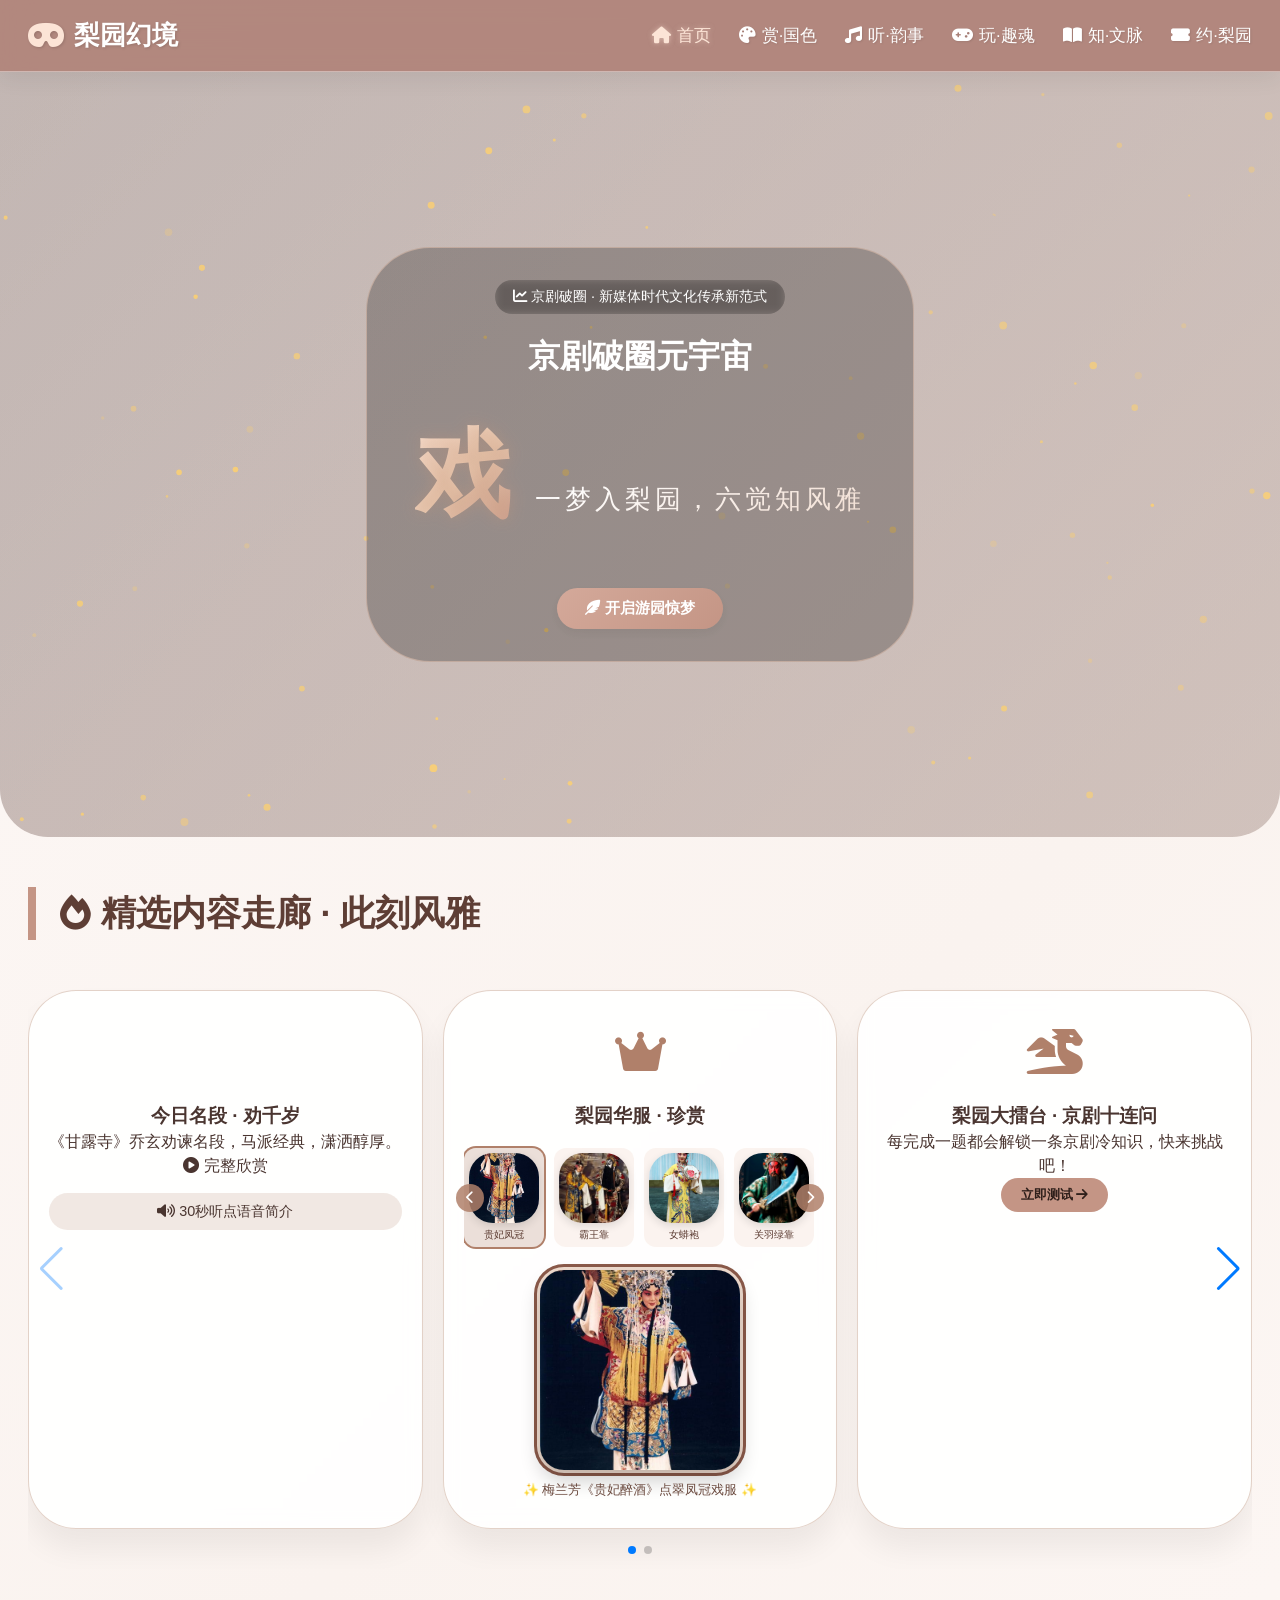
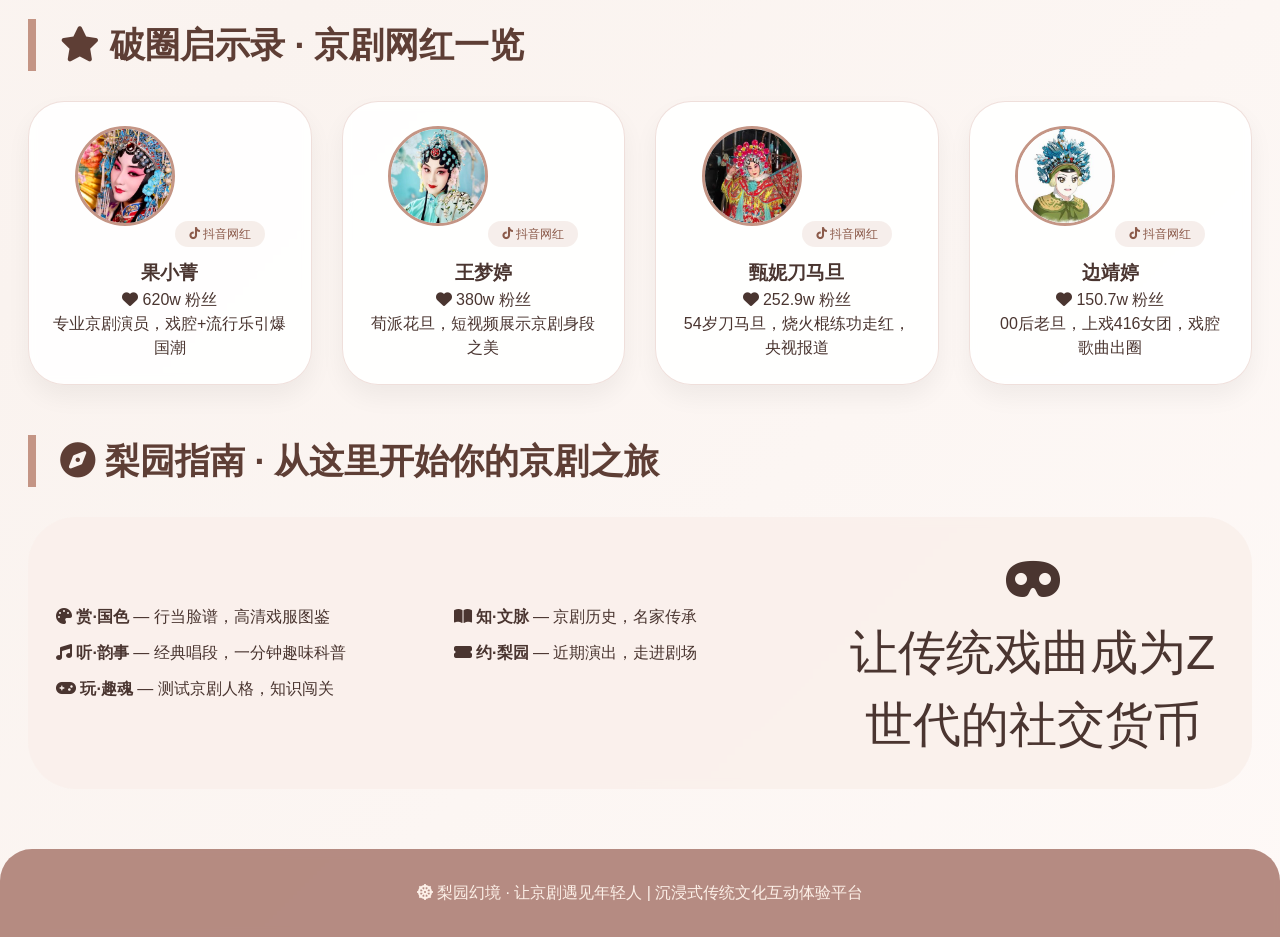
<file: index.html>
<!-- index.html - 首页（30秒听点支持点击暂停） -->
<!DOCTYPE html>
<html lang="zh-CN">
<head>
    <meta charset="UTF-8">
    <meta name="viewport" content="width=device-width, initial-scale=1.0, user-scalable=yes">
    <title>梨园幻境 · 首页 | 京剧破圈元宇宙</title>
    <link rel="stylesheet" href="https://cdnjs.cloudflare.com/ajax/libs/font-awesome/6.0.0-beta3/css/all.min.css">
    <link rel="stylesheet" href="https://cdn.jsdelivr.net/npm/swiper@11/swiper-bundle.min.css">
    <link rel="stylesheet" href="css/new_file.css">
    <script src="https://cdn.jsdelivr.net/npm/swiper@11/swiper-bundle.min.js"></script>
</head>
<body>
<div class="navbar">
    <div class="container nav-flex">
        <div class="logo"><i class="fas fa-mask"></i> 梨园幻境</div>
        <div class="nav-links">
            <a href="index.html" class="active"><i class="fas fa-home"></i> 首页</a>
            <a href="visual.html"><i class="fas fa-palette"></i> 赏·国色</a>
            <a href="audio.html"><i class="fas fa-music"></i> 听·韵事</a>
            <a href="game.html"><i class="fas fa-gamepad"></i> 玩·趣魂</a>
            <a href="knowledge.html"><i class="fas fa-book-open"></i> 知·文脉</a>
            <a href="theater.html"><i class="fas fa-ticket-alt"></i> 约·梨园</a>
        </div>
    </div>
</div>

<main>
    <!-- 主视觉Banner - 动态视频背景 -->
    <div class="hero-banner" id="heroBanner">
        <div class="video-overlay"></div>
        <div class="gold-particles" id="goldParticles"></div>
        <div class="hero-banner-content">
            <div class="hero-text-box">
                <div class="hero-badge"><i class="fas fa-chart-line"></i> 京剧破圈 · 新媒体时代文化传承新范式</div>
                <h1 class="hero-title-gradient">京剧破圈元宇宙</h1>
                <div class="dynamic-calligraphy">
                    <span class="calligraphy-char">戏</span>
                    <span class="calligraphy-sub">一梦入梨园，六觉知风雅</span>
                </div>
                <button class="btn cta-btn" id="ctaBtn"><i class="fas fa-feather-alt"></i> 开启游园惊梦</button>
            </div>
        </div>
        <video autoplay muted loop playsinline class="hero-video-bg" id="heroVideo">
            <source src="https://videos.pexels.com/video-files/3042522/3042522-uhd_2560_1440_30fps.mp4" type="video/mp4">
        </video>
    </div>

    <div class="container" id="featuredSection">
        <!-- 精选内容走廊（横向滑动 Swiper） -->
        <h2 class="section-title"><i class="fas fa-fire"></i> 精选内容走廊 · 此刻风雅</h2>
        <div class="swiper featuredSwiper">
            <div class="swiper-wrapper">
                <!-- 1. 今日名段（带完整欣赏音频） -->
                <div class="swiper-slide featured-card">
                    <div class="featured-icon"><i class="fas fa-head-side-vr"></i></div>
                    <h3>今日名段 · 劝千岁</h3>
                    <p class="aria-desc">《甘露寺》乔玄劝谏名段，马派经典，潇洒醇厚。</p>
                    
                    <!-- 完整欣赏音频播放区域 -->
                    <div class="audio-player-card" id="fullAriaPlayerCard">
                        <div class="audio-control" id="playFullAriaBtn">
                            <i class="fas fa-play-circle"></i> 完整欣赏
                        </div>
                        <div class="audio-progress-container" id="fullAudioProgressContainer" style="display: none;">
                            <div class="audio-progress-bar" id="fullAudioProgressBar"></div>
                            <div class="audio-time" id="fullAudioTime">0:00 / 0:00</div>
                        </div>
                        <audio id="fullAriaAudio" preload="metadata">
                            <source src="audio/quanjinsui.mp3" type="audio/mpeg">
                        </audio>
                    </div>
                    
                    <!-- 30秒听点语音简介 - 支持点击暂停 -->
                    <div class="voice-preview" id="voicePreviewBtn">
                        <i class="fas fa-volume-up"></i> 30秒听点语音简介
                    </div>
                </div>
                <!-- 2. 绝美戏服示意 -->
                <div class="swiper-slide featured-card">
                    <div class="featured-icon"><i class="fas fa-crown"></i></div>
                    <h3>梨园华服 · 珍赏</h3>
                    <div class="costume-slider-container">
                        <div class="costume-slider" id="costumeSlider">
                            <div class="costume-item active" data-img="img/mlfgfzj.jpg" data-modal="img/mlfgfzj.jpg" data-title="贵妃凤冠 · 点翠戏服" data-desc="✨ 梅兰芳《贵妃醉酒》点翠凤冠戏服 ✨">
                                <img class="costume-thumb" src="img/mlfgfzj.jpg" alt="贵妃凤冠">
                                <span class="costume-name">贵妃凤冠</span>
                            </div>
                            <div class="costume-item" data-img="img/bawangkao.jpg" data-modal="img/bawangkao.jpg" data-title="霸王靠 · 黑金大靠" data-desc="✨ 金少山《霸王别姬》黑金大靠，气势如虹 ✨">
                                <img class="costume-thumb" src="img/bawangkao.jpg" alt="霸王靠">
                                <span class="costume-name">霸王靠</span>
                            </div>
                            <div class="costume-item" data-img="img/nvmangpao.jpg" data-modal="img/nvmangpao.jpg" data-title="女蟒袍 · 凤穿牡丹" data-desc="✨ 梅派经典《太真外传》凤穿牡丹女蟒袍 ✨">
                                <img class="costume-thumb" src="img/nvmangpao.jpg" alt="女蟒袍">
                                <span class="costume-name">女蟒袍</span>
                            </div>
                            <div class="costume-item" data-img="img/guanyulvkao.jpg" data-modal="img/guanyulvkao.jpg" data-title="关羽绿靠 · 忠义千秋" data-desc="✨ 红脸绿靠，青龙偃月，关公戏专用 ✨">
                                <img class="costume-thumb" src="img/guanyulvkao.jpg" alt="关羽绿靠">
                                <span class="costume-name">关羽绿靠</span>
                            </div>
                            <div class="costume-item" data-img="img/lvbzijinguan.jpg" data-modal="img/lvbzijinguan.jpg" data-title="吕布紫金冠 · 雉鸡翎" data-desc="✨ 雉鸡翎紫金冠，《小宴》吕布英姿 ✨">
                                <img class="costume-thumb" src="img/lvbzijinguan.jpg" alt="吕布紫金冠">
                                <span class="costume-name">吕布紫金冠</span>
                            </div>
                            <div class="costume-item" data-img="img/yujiyulinjia.jpg" data-modal="img/yujiyulinjia.jpg" data-title="虞姬鱼鳞甲 · 剑舞" data-desc="✨ 鱼鳞甲＋如意冠，《霸王别姬》经典扮相 ✨">
                                <img class="costume-thumb" src="img/yujiyulinjia.jpg" alt="虞姬鱼鳞甲">
                                <span class="costume-name">虞姬鱼鳞甲</span>
                            </div>
                            <div class="costume-item" data-img="img/muguiyingkao.jpg" data-modal="img/muguiyingkao.jpg" data-title="穆桂英靠 · 巾帼挂帅" data-desc="✨ 女靠七星额，《穆柯寨》挂帅英姿 ✨">
                                <img class="costume-thumb" src="img/muguiyingkao.jpg" alt="穆桂英靠">
                                <span class="costume-name">穆桂英靠</span>
                            </div>
                        </div>
                        <!-- 左右滑动按钮 -->
                        <button class="slider-btn slider-prev" id="sliderPrev"><i class="fas fa-chevron-left"></i></button>
                        <button class="slider-btn slider-next" id="sliderNext"><i class="fas fa-chevron-right"></i></button>
                    </div>
                    <!-- 当前展示的大图区域（小方形展示） -->
                    <div class="current-costume-display" id="currentCostumeDisplay" onclick="openImageModal(currentModalImg, currentTitle)">
                        <img class="current-costume-img" id="currentCostumeImg" src="img/mlfgfzj.jpg" alt="贵妃凤冠">
                    </div>
                    <p id="currentCostumeDesc">✨ 梅兰芳《贵妃醉酒》点翠凤冠戏服 ✨<br></p>
                </div>
                <!-- 3. 趣味测试入口 -->
                <div class="swiper-slide featured-card">
                    <div class="featured-icon"><i class="fas fa-dragon"></i></div>
                    <h3>梨园大擂台 · 京剧十连问</h3>
                    <p>每完成一题都会解锁一条京剧冷知识，快来挑战吧！</p>
                    <button class="btn-small" onclick="location.href='game.html'">立即测试 <i class="fas fa-arrow-right"></i></button>
                </div>
                <!-- 4. 节气戏曲日历 -->
                <div class="swiper-slide featured-card">
                    <div class="featured-icon"><i class="fas fa-calendar-alt"></i></div>
                    <h3>节气戏曲日历 · 谷雨</h3>
                    <p>🌧️ 谷雨时节，推荐应景剧目《白蛇传·断桥》—— 雨丝风片，烟波画船。</p>
                    <div class="countdown-timer" id="countdownTimer">
                        距近期重点演出 <span id="daysLeft">0</span> 天
                    </div>
                    <button class="btn-small" onclick="alert('近期院线：梅兰芳大剧院《白蛇传》4月25日开演，点击约梨园购票')">查看详情</button>
                </div>
            </div>
            <div class="swiper-pagination"></div>
            <div class="swiper-button-next"></div>
            <div class="swiper-button-prev"></div>
        </div>

        <!-- 破圈启示录网红区域 -->
        <h2 class="section-title"><i class="fas fa-star"></i> 破圈启示录 · 京剧网红一览</h2>
        <div class="card-grid" id="influencerGrid"></div>
        
        <!-- 梨园指南区域 -->
        <h2 class="section-title"><i class="fas fa-compass"></i> 梨园指南 · 从这里开始你的京剧之旅</h2>
        <div class="guide-box">
            <div class="guide-content">
                <ul>
                    <li><i class="fas fa-palette"></i> <strong>赏·国色</strong> — 行当脸谱，高清戏服图鉴</li>
                    <li><i class="fas fa-music"></i> <strong>听·韵事</strong> — 经典唱段，一分钟趣味科普</li>
                    <li><i class="fas fa-gamepad"></i> <strong>玩·趣魂</strong> — 测试京剧人格，知识闯关</li>
                    <li><i class="fas fa-book-open"></i> <strong>知·文脉</strong> — 京剧历史，名家传承</li>
                    <li><i class="fas fa-ticket-alt"></i> <strong>约·梨园</strong> — 近期演出，走进剧场</li>
                </ul>
                <div class="guide-mascot"><i class="fas fa-mask"></i><p>让传统戏曲成为Z世代的社交货币</p></div>
            </div>
        </div>
    </div>
</main>
<footer><p><i class="fas fa-dharmachakra"></i> 梨园幻境 · 让京剧遇见年轻人 | 沉浸式传统文化互动体验平台</p></footer>

<script>
    // ========== 完整唱段音频播放功能 ==========
    const fullAudio = document.getElementById('fullAriaAudio');
    const playFullBtn = document.getElementById('playFullAriaBtn');
    const fullProgressContainer = document.getElementById('fullAudioProgressContainer');
    const fullProgressBar = document.getElementById('fullAudioProgressBar');
    const fullAudioTimeDisplay = document.getElementById('fullAudioTime');

    let isFullPlaying = false;

    function formatTime(seconds) {
        if (isNaN(seconds)) return '0:00';
        const mins = Math.floor(seconds / 60);
        const secs = Math.floor(seconds % 60);
        return `${mins}:${secs < 10 ? '0' + secs : secs}`;
    }

    function updateFullProgress() {
        if (fullAudio.duration && !isNaN(fullAudio.duration)) {
            const percent = (fullAudio.currentTime / fullAudio.duration) * 100;
            fullProgressBar.style.width = percent + '%';
            fullAudioTimeDisplay.textContent = `${formatTime(fullAudio.currentTime)} / ${formatTime(fullAudio.duration)}`;
        }
    }

    playFullBtn.addEventListener('click', () => {
        if (!isFullPlaying) {
            fullAudio.play();
            isFullPlaying = true;
            playFullBtn.innerHTML = '<i class="fas fa-pause-circle"></i> 暂停欣赏';
            fullProgressContainer.style.display = 'block';
        } else {
            fullAudio.pause();
            isFullPlaying = false;
            playFullBtn.innerHTML = '<i class="fas fa-play-circle"></i> 完整欣赏';
        }
    });

    fullAudio.addEventListener('timeupdate', updateFullProgress);
    fullAudio.addEventListener('ended', () => {
        isFullPlaying = false;
        playFullBtn.innerHTML = '<i class="fas fa-play-circle"></i> 完整欣赏';
        fullProgressBar.style.width = '0%';
        fullAudioTimeDisplay.textContent = '0:00 / 0:00';
        fullProgressContainer.style.display = 'none';
    });

    fullAudio.addEventListener('loadedmetadata', () => {
        fullAudioTimeDisplay.textContent = `0:00 / ${formatTime(fullAudio.duration)}`;
    });

    fullAudio.addEventListener('error', (e) => {
        console.error('完整唱段音频加载失败:', e);
        playFullBtn.innerHTML = '<i class="fas fa-exclamation-triangle"></i> 音频加载失败';
        playFullBtn.style.background = '#c2492d';
    });

    // ========== 30秒听点语音简介 - 支持点击暂停 ==========
    const voicePreviewBtn = document.getElementById('voicePreviewBtn');
    let isVoicePlaying = false;
    let voiceAudio = null;

    // 请将您的30秒听点MP3文件放在 audio 文件夹下
    const voiceAudioSrc = 'audio/30sec-voice-preview.mp3';

    voicePreviewBtn.addEventListener('click', () => {
        // 如果正在播放，则暂停
        if (isVoicePlaying && voiceAudio) {
            voiceAudio.pause();
            isVoicePlaying = false;
            voicePreviewBtn.style.opacity = '1';
            voicePreviewBtn.innerHTML = '<i class="fas fa-volume-up"></i> 30秒听点语音简介';
            return;
        }
        
        // 如果已经有音频对象但已暂停，重新播放
        if (voiceAudio && !isVoicePlaying) {
            voiceAudio.play();
            isVoicePlaying = true;
            voicePreviewBtn.style.opacity = '0.7';
            voicePreviewBtn.innerHTML = '<i class="fas fa-pause-circle"></i> 暂停播放';
            return;
        }
        
        // 创建新的音频实例并播放
        voiceAudio = new Audio(voiceAudioSrc);
        voiceAudio.play();
        isVoicePlaying = true;
        voicePreviewBtn.style.opacity = '0.7';
        voicePreviewBtn.innerHTML = '<i class="fas fa-pause-circle"></i> 暂停播放';
        
        // 播放结束后重置状态
        voiceAudio.addEventListener('ended', () => {
            isVoicePlaying = false;
            voiceAudio = null;
            voicePreviewBtn.style.opacity = '1';
            voicePreviewBtn.innerHTML = '<i class="fas fa-volume-up"></i> 30秒听点语音简介';
        });
        
        // 播放出错时的处理
        voiceAudio.addEventListener('error', (e) => {
            console.error('30秒听点音频加载失败:', e);
            alert('30秒听点音频加载失败，请检查音频文件路径是否正确');
            isVoicePlaying = false;
            voiceAudio = null;
            voicePreviewBtn.style.opacity = '1';
            voicePreviewBtn.innerHTML = '<i class="fas fa-volume-up"></i> 30秒听点语音简介';
        });
    });

        // ========== 原有功能 ==========
        const influencers = [
            { name: "果小菁", avatar: "img/guoxiaojing.jpg", followers: "620w", desc: "专业京剧演员，戏腔+流行乐引爆国潮" },
            { name: "王梦婷", avatar: "img/wangmengting.jpg", followers: "380w", desc: "荀派花旦，短视频展示京剧身段之美" },
            { name: "甄妮刀马旦", avatar: "img/zhennidaomadan.jpg", followers: "252.9w", desc: "54岁刀马旦，烧火棍练功走红，央视报道" },
            { name: "边靖婷", avatar: "img/bianjingting.jpg", followers: "150.7w", desc: "00后老旦，上戏416女团，戏腔歌曲出圈" }
        ];
        document.getElementById("influencerGrid").innerHTML = influencers.map(i => `
            <div class="card influencer-card"><div class="card-content" style="text-align:center;"><img src="${i.avatar}" class="influencer-avatar"><span class="tag"><i class="fab fa-tiktok"></i> 抖音网红</span><h3>${i.name}</h3><p><i class="fas fa-heart"></i> ${i.followers} 粉丝</p><p>${i.desc}</p></div></div>
        `).join('');

    new Swiper('.featuredSwiper', {
        slidesPerView: 1,
        spaceBetween: 20,
        pagination: { el: '.swiper-pagination', clickable: true },
        navigation: { nextEl: '.swiper-button-next', prevEl: '.swiper-button-prev' },
        breakpoints: { 640: { slidesPerView: 2 }, 1024: { slidesPerView: 3 } }
    });

    document.getElementById('ctaBtn').addEventListener('click', () => {
        document.getElementById('featuredSection').scrollIntoView({ behavior: 'smooth' });
    });

    function updateCountdown() {
        const targetDate = new Date(new Date().getFullYear(), 3, 25);
        if (targetDate < new Date()) targetDate.setFullYear(new Date().getFullYear() + 1);
        const diff = Math.ceil((targetDate - new Date()) / (1000 * 60 * 60 * 24));
        document.getElementById('daysLeft').innerText = diff >= 0 ? diff : 0;
    }
    updateCountdown();

    // 金色粒子效果
    const canvas = document.createElement('canvas');
    const particlesDiv = document.getElementById('goldParticles');
    if (particlesDiv) {
        canvas.style.position = 'absolute';
        canvas.style.top = 0;
        canvas.style.left = 0;
        canvas.style.width = '100%';
        canvas.style.height = '100%';
        canvas.style.pointerEvents = 'none';
        particlesDiv.appendChild(canvas);
        const ctx = canvas.getContext('2d');
        let particles = [];
        function resizeCanvas() {
            canvas.width = particlesDiv.clientWidth;
            canvas.height = particlesDiv.clientHeight;
        }
        window.addEventListener('resize', resizeCanvas);
        resizeCanvas();
        for (let i = 0; i < 80; i++) {
            particles.push({ x: Math.random() * canvas.width, y: Math.random() * canvas.height, radius: Math.random() * 3 + 1, alpha: Math.random() * 0.6 + 0.2, speed: 0.5 });
        }
        function drawParticles() {
            if (!ctx) return;
            ctx.clearRect(0, 0, canvas.width, canvas.height);
            particles.forEach(p => {
                ctx.beginPath();
                ctx.arc(p.x, p.y, p.radius, 0, Math.PI * 2);
                ctx.fillStyle = `rgba(245, 200, 100, ${p.alpha})`;
                ctx.fill();
                p.y -= p.speed;
                if (p.y < 0) p.y = canvas.height;
            });
            requestAnimationFrame(drawParticles);
        }
        drawParticles();
    }

    const crownHint = document.getElementById('rotateHint');
    if (crownHint) {
        crownHint.addEventListener('mousemove', (e) => {
            const rect = crownHint.getBoundingClientRect();
            const x = (e.clientX - rect.left) / rect.width - 0.5;
            const y = (e.clientY - rect.top) / rect.height - 0.5;
            const crownElem = crownHint.querySelector('.crown-3d');
            if (crownElem) crownElem.style.transform = `rotateY(${x * 30}deg) rotateX(${y * -15}deg)`;
        });
        crownHint.addEventListener('mouseleave', () => {
            const crownElem = crownHint.querySelector('.crown-3d');
            if (crownElem) crownElem.style.transform = 'rotateY(0deg) rotateX(0deg)';
        });
    }
</script>
<script src="js/new_file.js"></script>
</body>
</html>
</file>
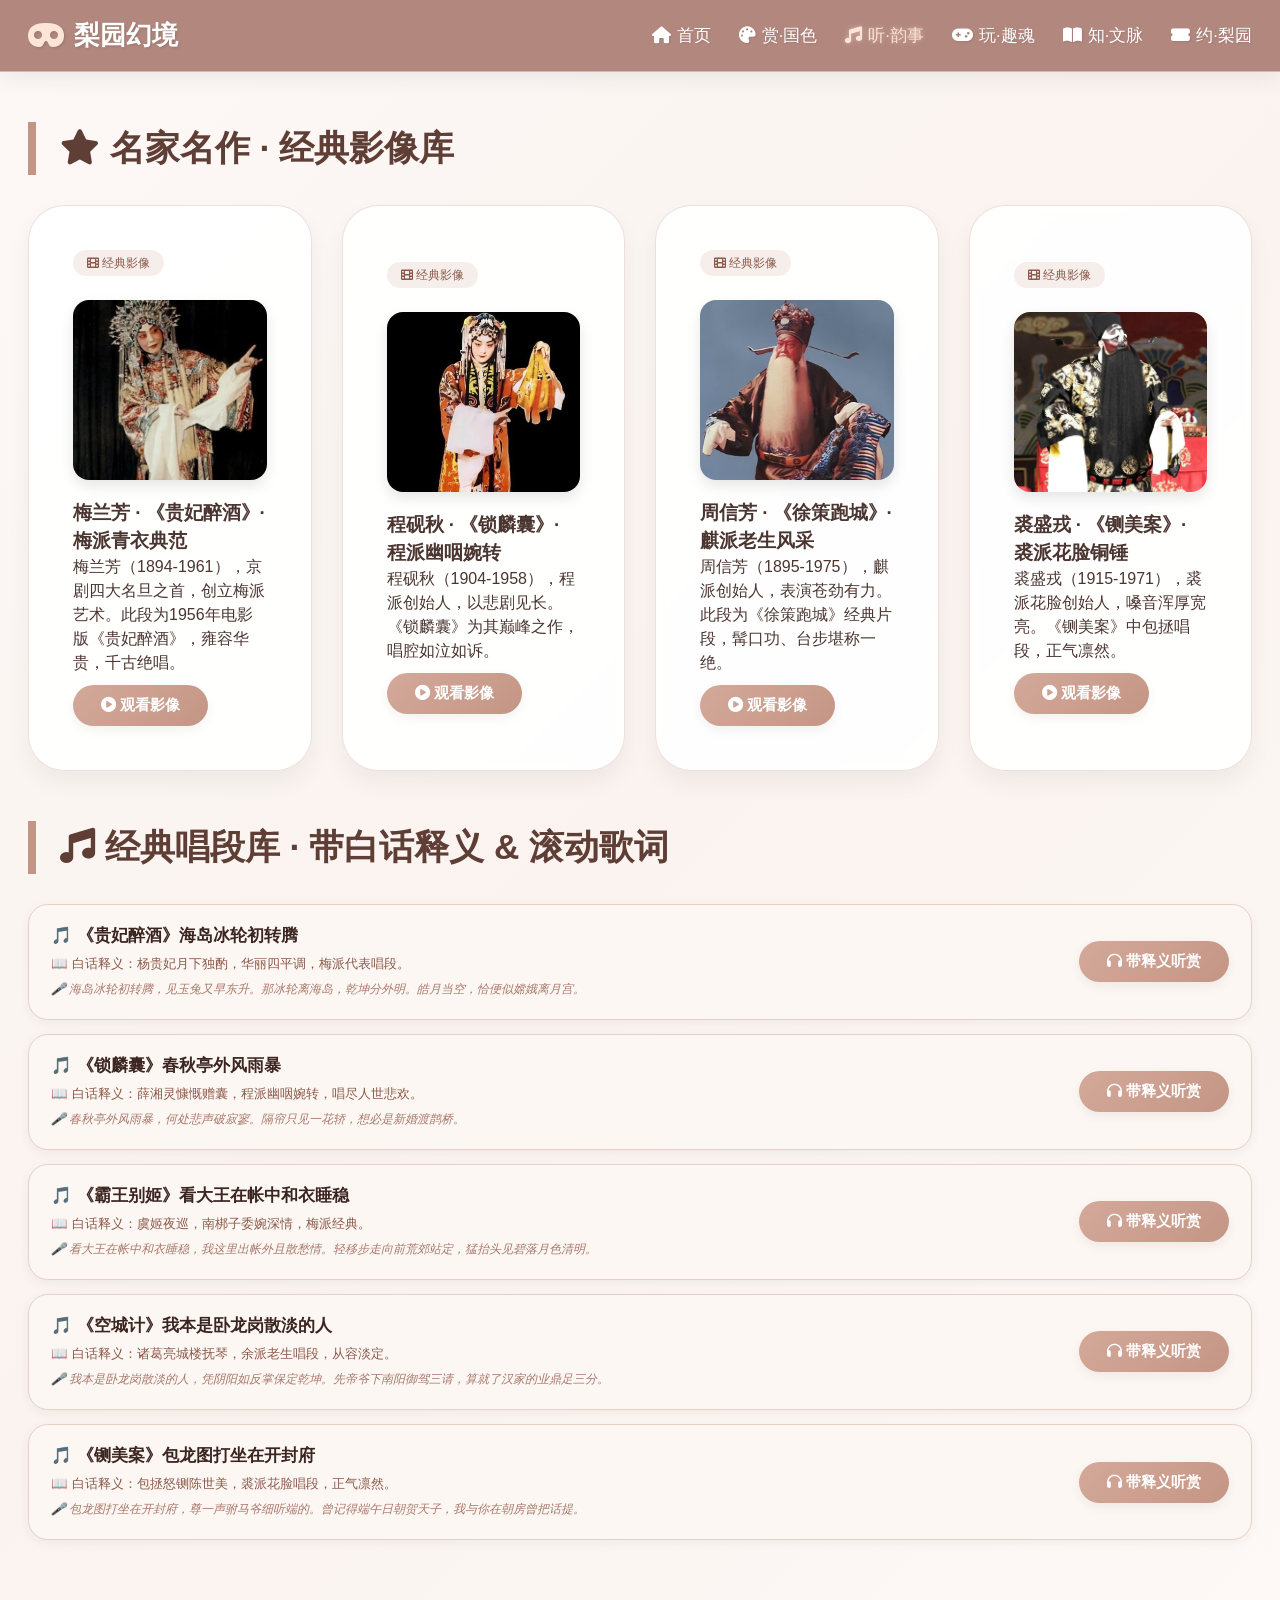
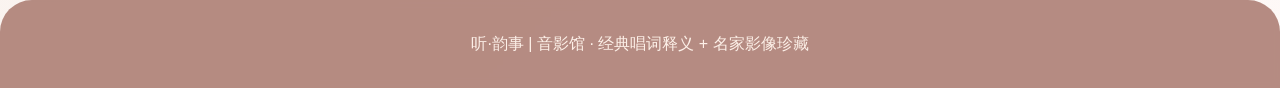
<file: audio.html>
<!DOCTYPE html>
<html lang="zh-CN">
<head>
    <meta charset="UTF-8">
    <meta name="viewport" content="width=device-width, initial-scale=1.0">
    <title>梨园幻境 · 听·韵事 | 经典唱段与名家影像</title>
    <link rel="stylesheet" href="https://cdnjs.cloudflare.com/ajax/libs/font-awesome/6.0.0-beta3/css/all.min.css">
    <link rel="stylesheet" href="css/new_file.css">
</head>
<body>
<div class="navbar">
    <div class="container nav-flex">
        <div class="logo"><i class="fas fa-mask"></i> 梨园幻境</div>
        <div class="nav-links">
            <a href="index.html"><i class="fas fa-home"></i> 首页</a>
            <a href="visual.html"><i class="fas fa-palette"></i> 赏·国色</a>
            <a href="audio.html" class="active"><i class="fas fa-music"></i> 听·韵事</a>  
            <a href="game.html"><i class="fas fa-gamepad"></i> 玩·趣魂</a>
            <a href="knowledge.html"><i class="fas fa-book-open"></i> 知·文脉</a>
            <a href="theater.html"><i class="fas fa-ticket-alt"></i> 约·梨园</a>
        </div>
    </div>
</div>

<div class="container">
    <!-- 名家名作 · 经典影像库 -->
    <h2 class="section-title"><i class="fas fa-star"></i> 名家名作 · 经典影像库</h2>
    <div class="card-grid" id="masterGrid"></div>
    
    <!-- 经典唱段库 -->
    <h2 class="section-title"><i class="fas fa-music"></i> 经典唱段库 · 带白话释义 & 滚动歌词</h2>
    <div id="ariaList"></div>
</div>

<footer><p>听·韵事 | 音影馆 · 经典唱词释义 + 名家影像珍藏</p></footer>

<script>
    // 全局音频对象，用于控制播放和停止
    let currentAudio = null;
    let currentModal = null;

    // 经典唱段库数据（添加 mp3 路径）
    const ariaLibrary = [
        { 
            name: "《贵妃醉酒》海岛冰轮初转腾", 
            meaning: "杨贵妃月下独酌，华丽四平调，梅派代表唱段。", 
            lyrics: "海岛冰轮初转腾，见玉兔又早东升。那冰轮离海岛，乾坤分外明。皓月当空，恰便似嫦娥离月宫。",
            fullLyrics: "海岛冰轮初转腾，见玉兔又早东升。那冰轮离海岛，乾坤分外明。皓月当空，恰便似嫦娥离月宫。奴似嫦娥离月宫，好一似嫦娥下九重。",
            mp3: "audio/guifeizuijiu.mp3"
        },
        { 
            name: "《锁麟囊》春秋亭外风雨暴", 
            meaning: "薛湘灵慷慨赠囊，程派幽咽婉转，唱尽人世悲欢。", 
            lyrics: "春秋亭外风雨暴，何处悲声破寂寥。隔帘只见一花轿，想必是新婚渡鹊桥。",
            fullLyrics: "春秋亭外风雨暴，何处悲声破寂寥。隔帘只见一花轿，想必是新婚渡鹊桥。吉日良辰当欢笑，为何鲛珠化泪抛？",
            mp3: "audio/suolinnang.mp3"
        },
        { 
            name: "《霸王别姬》看大王在帐中和衣睡稳", 
            meaning: "虞姬夜巡，南梆子委婉深情，梅派经典。", 
            lyrics: "看大王在帐中和衣睡稳，我这里出帐外且散愁情。轻移步走向前荒郊站定，猛抬头见碧落月色清明。",
            fullLyrics: "看大王在帐中和衣睡稳，我这里出帐外且散愁情。轻移步走向前荒郊站定，猛抬头见碧落月色清明。",
            mp3: "audio/bawangbieji.mp3"
        },
        { 
            name: "《空城计》我本是卧龙岗散淡的人", 
            meaning: "诸葛亮城楼抚琴，余派老生唱段，从容淡定。", 
            lyrics: "我本是卧龙岗散淡的人，凭阴阳如反掌保定乾坤。先帝爷下南阳御驾三请，算就了汉家的业鼎足三分。",
            fullLyrics: "我本是卧龙岗散淡的人，凭阴阳如反掌保定乾坤。先帝爷下南阳御驾三请，算就了汉家的业鼎足三分。",
            mp3: "audio/kongchengji.mp3"
        },
        { 
            name: "《铡美案》包龙图打坐在开封府", 
            meaning: "包拯怒铡陈世美，裘派花脸唱段，正气凛然。", 
            lyrics: "包龙图打坐在开封府，尊一声驸马爷细听端的。曾记得端午日朝贺天子，我与你在朝房曾把话提。",
            fullLyrics: "包龙图打坐在开封府，尊一声驸马爷细听端的。曾记得端午日朝贺天子，我与你在朝房曾把话提。",
            mp3: "audio/zhaomeian.mp3"
        }
    ];
    
    // 名家名作数据
    const masters = [
        { 
            name: "梅兰芳", 
            title: "《贵妃醉酒》· 梅派青衣典范",
            desc: "梅兰芳（1894-1961），京剧四大名旦之首，创立梅派艺术。此段为1956年电影版《贵妃醉酒》，雍容华贵，千古绝唱。",
            img: "img/meilanfang.jpg",
            videoUrl: "https://www.bilibili.com/bangumi/play/ep367859"
        },
        { 
            name: "程砚秋", 
            title: "《锁麟囊》· 程派幽咽婉转",
            desc: "程砚秋（1904-1958），程派创始人，以悲剧见长。《锁麟囊》为其巅峰之作，唱腔如泣如诉。",
            img: "img/chengyanqiu.jpg",
            videoUrl: "https://www.bilibili.com/video/BV18Y4y1z7Wb/"  
        },
        { 
            name: "周信芳", 
            title: "《徐策跑城》· 麒派老生风采",
            desc: "周信芳（1895-1975），麒派创始人，表演苍劲有力。此段为《徐策跑城》经典片段，髯口功、台步堪称一绝。",
            img: "img/zhouxinfang.jpg",
            videoUrl: "https://www.bilibili.com/video/BV1bW4y1T71e/"  
        },
        { 
            name: "裘盛戎", 
            title: "《铡美案》· 裘派花脸铜锤",
            desc: "裘盛戎（1915-1971），裘派花脸创始人，嗓音浑厚宽亮。《铡美案》中包拯唱段，正气凛然。",
            img: "img/qiushengrong.jpg",
            videoUrl: "https://www.bilibili.com/video/BV1pt411F75B/" 
        }
    ];
    
    // 停止所有播放
    function stopAllPlayback() {
        if (currentAudio) {
            currentAudio.pause();
            currentAudio = null;
        }
    }
    
    // 唱词滚动模态框（带音频播放和关闭停止功能）
    function showLyricsModal(aria) {
        // 如果已有弹窗，先关闭并停止音乐
        if (currentModal) {
            stopAllPlayback();
            currentModal.remove();
            currentModal = null;
        }
        
        // 创建弹窗
        const modal = document.createElement('div');
        modal.className = 'lyrics-modal';
        modal.innerHTML = `
            <div class="lyrics-modal-content">
                <div class="lyrics-modal-header">
                    <h3><i class="fas fa-music"></i> ${aria.name}</h3>
                    <span class="lyrics-close">&times;</span>
                </div>
                <div class="lyrics-modal-body">
                    <div class="lyrics-meaning">
                        <i class="fas fa-book-open"></i> 白话释义：${aria.meaning}
                    </div>
                    <div class="lyrics-scroll">
                        <div class="lyrics-line">${aria.fullLyrics || aria.lyrics}</div>
                    </div>
                </div>
            </div>
        `;
        document.body.appendChild(modal);
        currentModal = modal;
        
        // 创建音频对象并开始播放
        const audio = new Audio(aria.mp3);
        currentAudio = audio;
        
        audio.play().catch(err => {
            console.error('音频播放失败:', err);
        });
        
        // 音频播放结束后自动清理
        audio.addEventListener('ended', () => {
            stopAllPlayback();
            // 显示播放完成提示
            const endMsg = document.createElement('div');
            endMsg.className = 'toast-msg';
            endMsg.innerHTML = `✅ 《${aria.name}》播放完成`;
            document.body.appendChild(endMsg);
            setTimeout(() => endMsg.remove(), 2000);
        });
        
        // 关闭弹窗时停止播放并清理
        const closeBtn = modal.querySelector('.lyrics-close');
        closeBtn.onclick = () => {
            stopAllPlayback();
            modal.remove();
            currentModal = null;
        };
        
        modal.onclick = (e) => { 
            if (e.target === modal) {
                stopAllPlayback();
                modal.remove();
                currentModal = null;
            }
        };
    }
    
    // 渲染名家名作卡片
    const masterGrid = document.getElementById("masterGrid");
    if (masterGrid) {
        masterGrid.innerHTML = masters.map(m => `
            <div class="card master-card">
                <div class="card-content">
                    <span class="tag"><i class="fas fa-film"></i> 经典影像</span>
                    <img class="master-img" src="${m.img}" alt="${m.name}" onerror="this.src='https://picsum.photos/200/150?random=${m.name}'">
                    <h3>${m.name} · ${m.title}</h3>
                    <p>${m.desc}</p>
                    <button class="btn watch-btn" onclick="window.open('${m.videoUrl}', '_blank')">
                        <i class="fas fa-play-circle"></i> 观看影像
                    </button>
                </div>
            </div>
        `).join('');
    }
    
    // 渲染经典唱段列表
    const ariaDiv = document.getElementById("ariaList");
    if (ariaDiv) {
        ariaDiv.innerHTML = ariaLibrary.map((a, index) => `
            <div class="audio-player-item">
                <div class="aria-info">
                    <strong>🎵 ${a.name}</strong>
                    <br><small>📖 白话释义：${a.meaning}</small>
                    <br><span class="lyrics-preview">🎤 ${a.lyrics}</span>
                </div>
                <button class="btn playBtn" data-index="${index}">
                    <i class="fas fa-headphones"></i> 带释义听赏
                </button>
            </div>
        `).join('');
    }
    
    // 绑定播放按钮事件（直接显示弹窗并播放）
    document.querySelectorAll('.playBtn').forEach(btn => {
        btn.addEventListener('click', () => {
            const index = parseInt(btn.getAttribute('data-index'));
            const aria = ariaLibrary[index];
            if (aria) {
                showLyricsModal(aria);
            }
        });
    });
    
    // 页面关闭前清理音频
    window.addEventListener('beforeunload', () => {
        if (currentAudio) {
            currentAudio.pause();
            currentAudio = null;
        }
    });
</script>
</body>
</html>
</file>
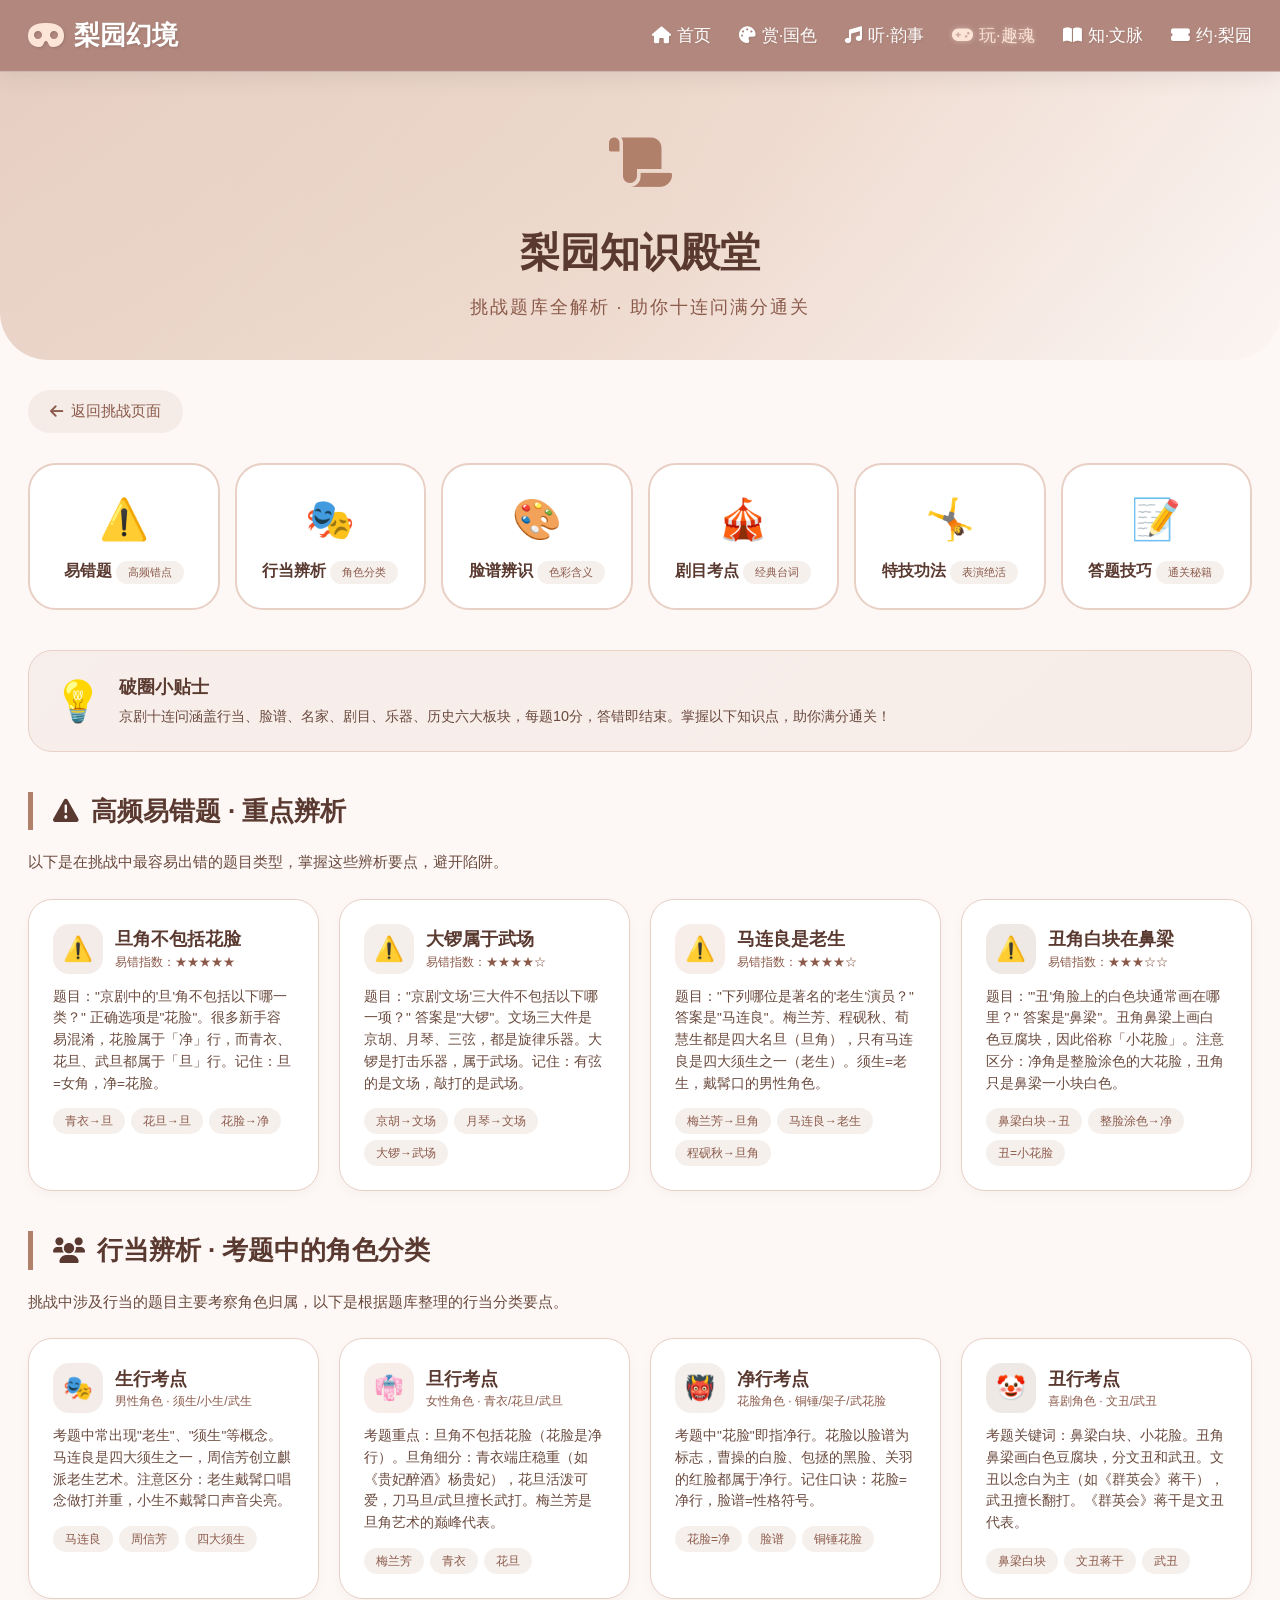
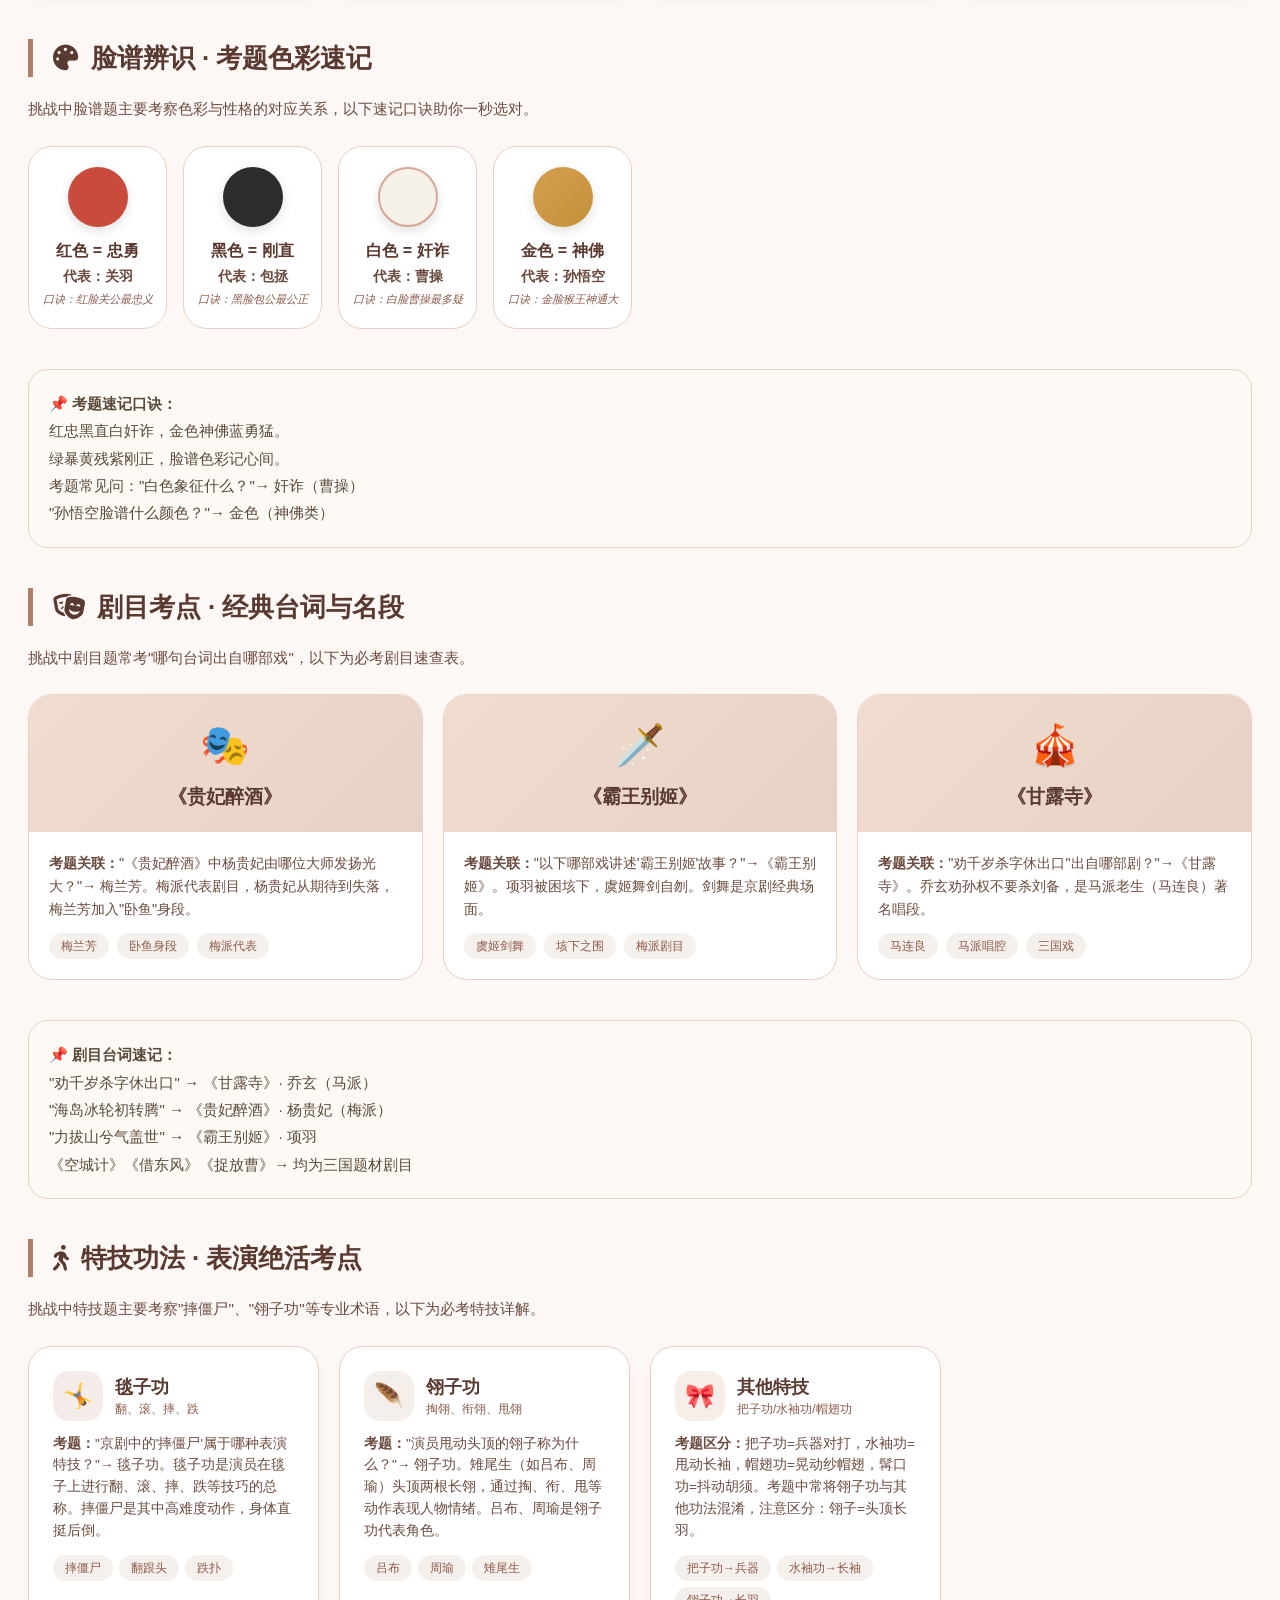
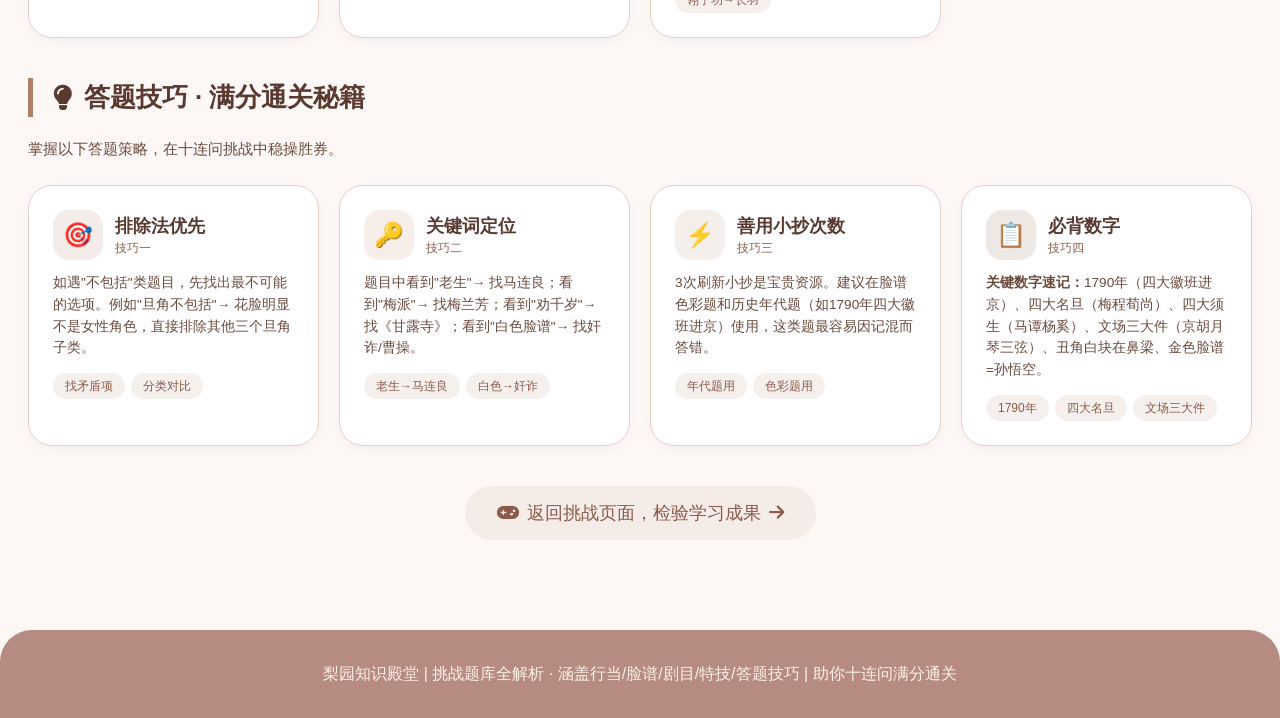
<file: game-knowledge.html>
<!DOCTYPE html>
<html lang="zh-CN">
<head>
    <meta charset="UTF-8">
    <meta name="viewport" content="width=device-width, initial-scale=1.0, user-scalable=yes">
    <title>梨园知识殿堂 · 挑战题库解析 | 梨园幻境</title>
    <link rel="stylesheet" href="https://cdnjs.cloudflare.com/ajax/libs/font-awesome/6.0.0-beta3/css/all.min.css">
    <link rel="stylesheet" href="css/new_file.css">
</head>
<body class="knowledge-page">
    <!-- ========== 导航栏 ========== -->
    <div class="navbar">
        <div class="container nav-flex">
            <div class="logo"><i class="fas fa-mask"></i> 梨园幻境</div>
            <div class="nav-links">
                <a href="index.html"><i class="fas fa-home"></i> 首页</a>
                <a href="visual.html"><i class="fas fa-palette"></i> 赏·国色</a>
                <a href="audio.html"><i class="fas fa-music"></i> 听·韵事</a>
                <a href="game.html" class="active"><i class="fas fa-gamepad"></i> 玩·趣魂</a>
                <a href="knowledge.html"><i class="fas fa-book-open"></i> 知·文脉</a>
                <a href="theater.html"><i class="fas fa-ticket-alt"></i> 约·梨园</a>
            </div>
        </div>
    </div>

    <!-- ========== 顶部横幅 ========== -->
    <div class="knowledge-banner">
        <div class="banner-content">
            <div class="banner-icon"><i class="fas fa-scroll"></i></div>
            <h1 class="banner-title">梨园知识殿堂</h1>
            <p class="banner-subtitle">挑战题库全解析 · 助你十连问满分通关</p>
        </div>
    </div>

    <div class="container">
        <!-- 返回链接 -->
        <a href="game.html" class="back-link">
            <i class="fas fa-arrow-left"></i> 返回挑战页面
        </a>

        <!-- ========== 分类导航卡片 ========== -->
        <div class="category-nav">
            <a href="#error-prone" class="category-card">
                <span class="category-icon">⚠️</span>
                <span class="category-name">易错题</span>
                <span class="category-count">高频错点</span>
            </a>
            <a href="#roles-detail" class="category-card">
                <span class="category-icon">🎭</span>
                <span class="category-name">行当辨析</span>
                <span class="category-count">角色分类</span>
            </a>
            <a href="#masks-detail" class="category-card">
                <span class="category-icon">🎨</span>
                <span class="category-name">脸谱辨识</span>
                <span class="category-count">色彩含义</span>
            </a>
            <a href="#repertoire-detail" class="category-card">
                <span class="category-icon">🎪</span>
                <span class="category-name">剧目考点</span>
                <span class="category-count">经典台词</span>
            </a>
            <a href="#technique-detail" class="category-card">
                <span class="category-icon">🤸</span>
                <span class="category-name">特技功法</span>
                <span class="category-count">表演绝活</span>
            </a>
            <a href="#exam-tips" class="category-card">
                <span class="category-icon">📝</span>
                <span class="category-name">答题技巧</span>
                <span class="category-count">通关秘籍</span>
            </a>
        </div>

        <!-- ========== 趣味知识横幅 ========== -->
        <div class="fun-fact-banner">
            <div class="fun-fact-icon">💡</div>
            <div class="fun-fact-text">
                <h4>破圈小贴士</h4>
                <p id="randomFunFact">京剧十连问涵盖行当、脸谱、名家、剧目、乐器、历史六大板块，每题10分，答错即结束。掌握以下知识点，助你满分通关！</p>
            </div>
        </div>

        <!-- ========== 易错题重点解析 ========== -->
        <h2 class="detail-section-title section-anchor" id="error-prone">
            <i class="fas fa-exclamation-triangle"></i> 高频易错题 · 重点辨析
        </h2>
        <p class="detail-section-desc">以下是在挑战中最容易出错的题目类型，掌握这些辨析要点，避开陷阱。</p>

        <div class="roles-detail-grid">
            <div class="role-detail-card">
                <div class="role-detail-header">
                    <div class="role-icon-circle sheng">⚠️</div>
                    <div>
                        <h4 class="role-detail-name">旦角不包括花脸</h4>
                        <span class="role-detail-eng">易错指数：★★★★★</span>
                    </div>
                </div>
                <p class="role-detail-desc">题目："京剧中的'旦'角不包括以下哪一类？" 正确选项是"花脸"。很多新手容易混淆，花脸属于「净」行，而青衣、花旦、武旦都属于「旦」行。记住：旦=女角，净=花脸。</p>
                <div class="subtype-tags">
                    <span class="subtype-tag">青衣→旦</span>
                    <span class="subtype-tag">花旦→旦</span>
                    <span class="subtype-tag">花脸→净</span>
                </div>
            </div>

            <div class="role-detail-card">
                <div class="role-detail-header">
                    <div class="role-icon-circle jing">⚠️</div>
                    <div>
                        <h4 class="role-detail-name">大锣属于武场</h4>
                        <span class="role-detail-eng">易错指数：★★★★☆</span>
                    </div>
                </div>
                <p class="role-detail-desc">题目："京剧'文场'三大件不包括以下哪一项？" 答案是"大锣"。文场三大件是京胡、月琴、三弦，都是旋律乐器。大锣是打击乐器，属于武场。记住：有弦的是文场，敲打的是武场。</p>
                <div class="subtype-tags">
                    <span class="subtype-tag">京胡→文场</span>
                    <span class="subtype-tag">月琴→文场</span>
                    <span class="subtype-tag">大锣→武场</span>
                </div>
            </div>

            <div class="role-detail-card">
                <div class="role-detail-header">
                    <div class="role-icon-circle dan">⚠️</div>
                    <div>
                        <h4 class="role-detail-name">马连良是老生</h4>
                        <span class="role-detail-eng">易错指数：★★★★☆</span>
                    </div>
                </div>
                <p class="role-detail-desc">题目："下列哪位是著名的'老生'演员？" 答案是"马连良"。梅兰芳、程砚秋、荀慧生都是四大名旦（旦角），只有马连良是四大须生之一（老生）。须生=老生，戴髯口的男性角色。</p>
                <div class="subtype-tags">
                    <span class="subtype-tag">梅兰芳→旦角</span>
                    <span class="subtype-tag">马连良→老生</span>
                    <span class="subtype-tag">程砚秋→旦角</span>
                </div>
            </div>

            <div class="role-detail-card">
                <div class="role-detail-header">
                    <div class="role-icon-circle chou">⚠️</div>
                    <div>
                        <h4 class="role-detail-name">丑角白块在鼻梁</h4>
                        <span class="role-detail-eng">易错指数：★★★☆☆</span>
                    </div>
                </div>
                <p class="role-detail-desc">题目："'丑'角脸上的白色块通常画在哪里？" 答案是"鼻梁"。丑角鼻梁上画白色豆腐块，因此俗称「小花脸」。注意区分：净角是整脸涂色的大花脸，丑角只是鼻梁一小块白色。</p>
                <div class="subtype-tags">
                    <span class="subtype-tag">鼻梁白块→丑</span>
                    <span class="subtype-tag">整脸涂色→净</span>
                    <span class="subtype-tag">丑=小花脸</span>
                </div>
            </div>
        </div>

        <!-- ========== 行当辨析 ========== -->
        <h2 class="detail-section-title section-anchor" id="roles-detail">
            <i class="fas fa-users"></i> 行当辨析 · 考题中的角色分类
        </h2>
        <p class="detail-section-desc">挑战中涉及行当的题目主要考察角色归属，以下是根据题库整理的行当分类要点。</p>

        <div class="roles-detail-grid">
            <div class="role-detail-card">
                <div class="role-detail-header">
                    <div class="role-icon-circle sheng">🎭</div>
                    <div>
                        <h4 class="role-detail-name">生行考点</h4>
                        <span class="role-detail-eng">男性角色 · 须生/小生/武生</span>
                    </div>
                </div>
                <p class="role-detail-desc">考题中常出现"老生"、"须生"等概念。马连良是四大须生之一，周信芳创立麒派老生艺术。注意区分：老生戴髯口唱念做打并重，小生不戴髯口声音尖亮。</p>
                <div class="subtype-tags">
                    <span class="subtype-tag">马连良</span>
                    <span class="subtype-tag">周信芳</span>
                    <span class="subtype-tag">四大须生</span>
                </div>
            </div>

            <div class="role-detail-card">
                <div class="role-detail-header">
                    <div class="role-icon-circle dan">👘</div>
                    <div>
                        <h4 class="role-detail-name">旦行考点</h4>
                        <span class="role-detail-eng">女性角色 · 青衣/花旦/武旦</span>
                    </div>
                </div>
                <p class="role-detail-desc">考题重点：旦角不包括花脸（花脸是净行）。旦角细分：青衣端庄稳重（如《贵妃醉酒》杨贵妃），花旦活泼可爱，刀马旦/武旦擅长武打。梅兰芳是旦角艺术的巅峰代表。</p>
                <div class="subtype-tags">
                    <span class="subtype-tag">梅兰芳</span>
                    <span class="subtype-tag">青衣</span>
                    <span class="subtype-tag">花旦</span>
                </div>
            </div>

            <div class="role-detail-card">
                <div class="role-detail-header">
                    <div class="role-icon-circle jing">👹</div>
                    <div>
                        <h4 class="role-detail-name">净行考点</h4>
                        <span class="role-detail-eng">花脸角色 · 铜锤/架子/武花脸</span>
                    </div>
                </div>
                <p class="role-detail-desc">考题中"花脸"即指净行。花脸以脸谱为标志，曹操的白脸、包拯的黑脸、关羽的红脸都属于净行。记住口诀：花脸=净行，脸谱=性格符号。</p>
                <div class="subtype-tags">
                    <span class="subtype-tag">花脸=净</span>
                    <span class="subtype-tag">脸谱</span>
                    <span class="subtype-tag">铜锤花脸</span>
                </div>
            </div>

            <div class="role-detail-card">
                <div class="role-detail-header">
                    <div class="role-icon-circle chou">🤡</div>
                    <div>
                        <h4 class="role-detail-name">丑行考点</h4>
                        <span class="role-detail-eng">喜剧角色 · 文丑/武丑</span>
                    </div>
                </div>
                <p class="role-detail-desc">考题关键词：鼻梁白块、小花脸。丑角鼻梁画白色豆腐块，分文丑和武丑。文丑以念白为主（如《群英会》蒋干），武丑擅长翻打。《群英会》蒋干是文丑代表。</p>
                <div class="subtype-tags">
                    <span class="subtype-tag">鼻梁白块</span>
                    <span class="subtype-tag">文丑蒋干</span>
                    <span class="subtype-tag">武丑</span>
                </div>
            </div>
        </div>

        <!-- ========== 脸谱辨识 ========== -->
        <h2 class="detail-section-title section-anchor" id="masks-detail">
            <i class="fas fa-palette"></i> 脸谱辨识 · 考题色彩速记
        </h2>
        <p class="detail-section-desc">挑战中脸谱题主要考察色彩与性格的对应关系，以下速记口诀助你一秒选对。</p>

        <div class="mask-colors-detail-grid">
            <div class="mask-color-detail-card">
                <div class="color-circle-sample red"></div>
                <div class="mask-color-name">红色 = 忠勇</div>
                <div class="mask-color-meaning">代表：关羽</div>
                <div class="mask-color-example">口诀：红脸关公最忠义</div>
            </div>
            <div class="mask-color-detail-card">
                <div class="color-circle-sample black"></div>
                <div class="mask-color-name">黑色 = 刚直</div>
                <div class="mask-color-meaning">代表：包拯</div>
                <div class="mask-color-example">口诀：黑脸包公最公正</div>
            </div>
            <div class="mask-color-detail-card">
                <div class="color-circle-sample white"></div>
                <div class="mask-color-name">白色 = 奸诈</div>
                <div class="mask-color-meaning">代表：曹操</div>
                <div class="mask-color-example">口诀：白脸曹操最多疑</div>
            </div>
            <div class="mask-color-detail-card">
                <div class="color-circle-sample gold"></div>
                <div class="mask-color-name">金色 = 神佛</div>
                <div class="mask-color-meaning">代表：孙悟空</div>
                <div class="mask-color-example">口诀：金脸猴王神通大</div>
            </div>
        </div>

        <div style="background: #fdfaf5; border-radius: 20px; padding: 20px; margin-bottom: 40px; border: 1px solid #e5d5be;">
            <p style="color: #5a4a3a; margin: 0; font-size: 0.95rem; line-height: 1.8;">
                <strong>📌 考题速记口诀：</strong><br>
                红忠黑直白奸诈，金色神佛蓝勇猛。<br>
                绿暴黄残紫刚正，脸谱色彩记心间。<br>
                考题常见问："白色象征什么？"→ 奸诈（曹操）<br>
                "孙悟空脸谱什么颜色？"→ 金色（神佛类）
            </p>
        </div>

        <!-- ========== 剧目考点 ========== -->
        <h2 class="detail-section-title section-anchor" id="repertoire-detail">
            <i class="fas fa-theater-masks"></i> 剧目考点 · 经典台词与名段
        </h2>
        <p class="detail-section-desc">挑战中剧目题常考"哪句台词出自哪部戏"，以下为必考剧目速查表。</p>

        <div class="repertoire-detail-grid">
            <div class="repertoire-detail-card">
                <div class="repertoire-card-header">
                    <div class="repertoire-card-icon">🎭</div>
                    <h4 class="repertoire-card-title">《贵妃醉酒》</h4>
                </div>
                <div class="repertoire-card-body">
                    <p class="repertoire-card-desc"><strong>考题关联：</strong>"《贵妃醉酒》中杨贵妃由哪位大师发扬光大？"→ 梅兰芳。梅派代表剧目，杨贵妃从期待到失落，梅兰芳加入"卧鱼"身段。</p>
                    <div class="repertoire-card-tags">
                        <span class="subtype-tag">梅兰芳</span>
                        <span class="subtype-tag">卧鱼身段</span>
                        <span class="subtype-tag">梅派代表</span>
                    </div>
                </div>
            </div>

            <div class="repertoire-detail-card">
                <div class="repertoire-card-header">
                    <div class="repertoire-card-icon">🗡️</div>
                    <h4 class="repertoire-card-title">《霸王别姬》</h4>
                </div>
                <div class="repertoire-card-body">
                    <p class="repertoire-card-desc"><strong>考题关联：</strong>"以下哪部戏讲述'霸王别姬'故事？"→《霸王别姬》。项羽被困垓下，虞姬舞剑自刎。剑舞是京剧经典场面。</p>
                    <div class="repertoire-card-tags">
                        <span class="subtype-tag">虞姬剑舞</span>
                        <span class="subtype-tag">垓下之围</span>
                        <span class="subtype-tag">梅派剧目</span>
                    </div>
                </div>
            </div>

            <div class="repertoire-detail-card">
                <div class="repertoire-card-header">
                    <div class="repertoire-card-icon">🎪</div>
                    <h4 class="repertoire-card-title">《甘露寺》</h4>
                </div>
                <div class="repertoire-card-body">
                    <p class="repertoire-card-desc"><strong>考题关联：</strong>"劝千岁杀字休出口"出自哪部剧？"→《甘露寺》。乔玄劝孙权不要杀刘备，是马派老生（马连良）著名唱段。</p>
                    <div class="repertoire-card-tags">
                        <span class="subtype-tag">马连良</span>
                        <span class="subtype-tag">马派唱腔</span>
                        <span class="subtype-tag">三国戏</span>
                    </div>
                </div>
            </div>
        </div>

        <div style="background: #fdfaf5; border-radius: 20px; padding: 20px; margin-bottom: 40px; border: 1px solid #e5d5be;">
            <p style="color: #5a4a3a; margin: 0; font-size: 0.95rem; line-height: 1.8;">
                <strong>📌 剧目台词速记：</strong><br>
                "劝千岁杀字休出口" → 《甘露寺》· 乔玄（马派）<br>
                "海岛冰轮初转腾" → 《贵妃醉酒》· 杨贵妃（梅派）<br>
                "力拔山兮气盖世" → 《霸王别姬》· 项羽<br>
                《空城计》《借东风》《捉放曹》→ 均为三国题材剧目
            </p>
        </div>

        <!-- ========== 特技功法 ========== -->
        <h2 class="detail-section-title section-anchor" id="technique-detail">
            <i class="fas fa-person-walking"></i> 特技功法 · 表演绝活考点
        </h2>
        <p class="detail-section-desc">挑战中特技题主要考察"摔僵尸"、"翎子功"等专业术语，以下为必考特技详解。</p>

        <div class="roles-detail-grid">
            <div class="role-detail-card">
                <div class="role-detail-header">
                    <div class="role-icon-circle sheng">🤸</div>
                    <div>
                        <h4 class="role-detail-name">毯子功</h4>
                        <span class="role-detail-eng">翻、滚、摔、跌</span>
                    </div>
                </div>
                <p class="role-detail-desc"><strong>考题：</strong>"京剧中的'摔僵尸'属于哪种表演特技？"→ 毯子功。毯子功是演员在毯子上进行翻、滚、摔、跌等技巧的总称。摔僵尸是其中高难度动作，身体直挺后倒。</p>
                <div class="subtype-tags">
                    <span class="subtype-tag">摔僵尸</span>
                    <span class="subtype-tag">翻跟头</span>
                    <span class="subtype-tag">跌扑</span>
                </div>
            </div>

            <div class="role-detail-card">
                <div class="role-detail-header">
                    <div class="role-icon-circle jing">🪶</div>
                    <div>
                        <h4 class="role-detail-name">翎子功</h4>
                        <span class="role-detail-eng">掏翎、衔翎、甩翎</span>
                    </div>
                </div>
                <p class="role-detail-desc"><strong>考题：</strong>"演员甩动头顶的翎子称为什么？"→ 翎子功。雉尾生（如吕布、周瑜）头顶两根长翎，通过掏、衔、甩等动作表现人物情绪。吕布、周瑜是翎子功代表角色。</p>
                <div class="subtype-tags">
                    <span class="subtype-tag">吕布</span>
                    <span class="subtype-tag">周瑜</span>
                    <span class="subtype-tag">雉尾生</span>
                </div>
            </div>

            <div class="role-detail-card">
                <div class="role-detail-header">
                    <div class="role-icon-circle dan">🎀</div>
                    <div>
                        <h4 class="role-detail-name">其他特技</h4>
                        <span class="role-detail-eng">把子功/水袖功/帽翅功</span>
                    </div>
                </div>
                <p class="role-detail-desc"><strong>考题区分：</strong>把子功=兵器对打，水袖功=甩动长袖，帽翅功=晃动纱帽翅，髯口功=抖动胡须。考题中常将翎子功与其他功法混淆，注意区分：翎子=头顶长羽。</p>
                <div class="subtype-tags">
                    <span class="subtype-tag">把子功→兵器</span>
                    <span class="subtype-tag">水袖功→长袖</span>
                    <span class="subtype-tag">翎子功→长羽</span>
                </div>
            </div>
        </div>

        <!-- ========== 答题技巧 ========== -->
        <h2 class="detail-section-title section-anchor" id="exam-tips">
            <i class="fas fa-lightbulb"></i> 答题技巧 · 满分通关秘籍
        </h2>
        <p class="detail-section-desc">掌握以下答题策略，在十连问挑战中稳操胜券。</p>

        <div class="roles-detail-grid">
            <div class="role-detail-card">
                <div class="role-detail-header">
                    <div class="role-icon-circle sheng">🎯</div>
                    <div>
                        <h4 class="role-detail-name">排除法优先</h4>
                        <span class="role-detail-eng">技巧一</span>
                    </div>
                </div>
                <p class="role-detail-desc">如遇"不包括"类题目，先找出最不可能的选项。例如"旦角不包括"→ 花脸明显不是女性角色，直接排除其他三个旦角子类。</p>
                <div class="subtype-tags">
                    <span class="subtype-tag">找矛盾项</span>
                    <span class="subtype-tag">分类对比</span>
                </div>
            </div>

            <div class="role-detail-card">
                <div class="role-detail-header">
                    <div class="role-icon-circle dan">🔑</div>
                    <div>
                        <h4 class="role-detail-name">关键词定位</h4>
                        <span class="role-detail-eng">技巧二</span>
                    </div>
                </div>
                <p class="role-detail-desc">题目中看到"老生"→ 找马连良；看到"梅派"→ 找梅兰芳；看到"劝千岁"→ 找《甘露寺》；看到"白色脸谱"→ 找奸诈/曹操。</p>
                <div class="subtype-tags">
                    <span class="subtype-tag">老生→马连良</span>
                    <span class="subtype-tag">白色→奸诈</span>
                </div>
            </div>

            <div class="role-detail-card">
                <div class="role-detail-header">
                    <div class="role-icon-circle jing">⚡</div>
                    <div>
                        <h4 class="role-detail-name">善用小抄次数</h4>
                        <span class="role-detail-eng">技巧三</span>
                    </div>
                </div>
                <p class="role-detail-desc">3次刷新小抄是宝贵资源。建议在脸谱色彩题和历史年代题（如1790年四大徽班进京）使用，这类题最容易因记混而答错。</p>
                <div class="subtype-tags">
                    <span class="subtype-tag">年代题用</span>
                    <span class="subtype-tag">色彩题用</span>
                </div>
            </div>

            <div class="role-detail-card">
                <div class="role-detail-header">
                    <div class="role-icon-circle chou">📋</div>
                    <div>
                        <h4 class="role-detail-name">必背数字</h4>
                        <span class="role-detail-eng">技巧四</span>
                    </div>
                </div>
                <p class="role-detail-desc"><strong>关键数字速记：</strong>1790年（四大徽班进京）、四大名旦（梅程荀尚）、四大须生（马谭杨奚）、文场三大件（京胡月琴三弦）、丑角白块在鼻梁、金色脸谱=孙悟空。</p>
                <div class="subtype-tags">
                    <span class="subtype-tag">1790年</span>
                    <span class="subtype-tag">四大名旦</span>
                    <span class="subtype-tag">文场三大件</span>
                </div>
            </div>
        </div>

        <!-- 底部返回按钮 -->
        <div style="text-align: center; margin: 40px 0;">
            <a href="game.html" class="back-link" style="font-size: 1.1rem; padding: 14px 32px;">
                <i class="fas fa-gamepad"></i> 返回挑战页面，检验学习成果
                <i class="fas fa-arrow-right"></i>
            </a>
        </div>
    </div>

    <footer>
        <p>梨园知识殿堂 | 挑战题库全解析 · 涵盖行当/脸谱/剧目/特技/答题技巧 | 助你十连问满分通关</p>
    </footer>

    <!-- 随机趣味知识切换 -->
    <script>
        const funFacts = [
            "💡 京剧十连问涵盖行当、脸谱、名家、剧目、乐器、历史六大板块，每题10分，答错即结束。掌握本页知识点，助你满分通关！",
            "🎯 高频易错：旦角不包括花脸！花脸属于「净」行。青衣、花旦、武旦才是旦角子类。",
            "🎨 脸谱速记：红忠（关羽）、黑直（包拯）、白奸（曹操）、金神（孙悟空）。",
            "🎪 台词溯源：「劝千岁杀字休出口」出自《甘露寺》，马连良的经典唱段。",
            "🥁 乐器辨析：文场三大件=京胡+月琴+三弦；武场核心=板鼓。大锣属于武场！"
        ];
        
        let currentFactIndex = 0;
        const factElement = document.getElementById('randomFunFact');
        
        function rotateFunFact() {
            currentFactIndex = (currentFactIndex + 1) % funFacts.length;
            factElement.textContent = funFacts[currentFactIndex];
        }
        
        // 每8秒切换一条趣味知识
        setInterval(rotateFunFact, 8000);
    </script>
</body>
</html>
</file>
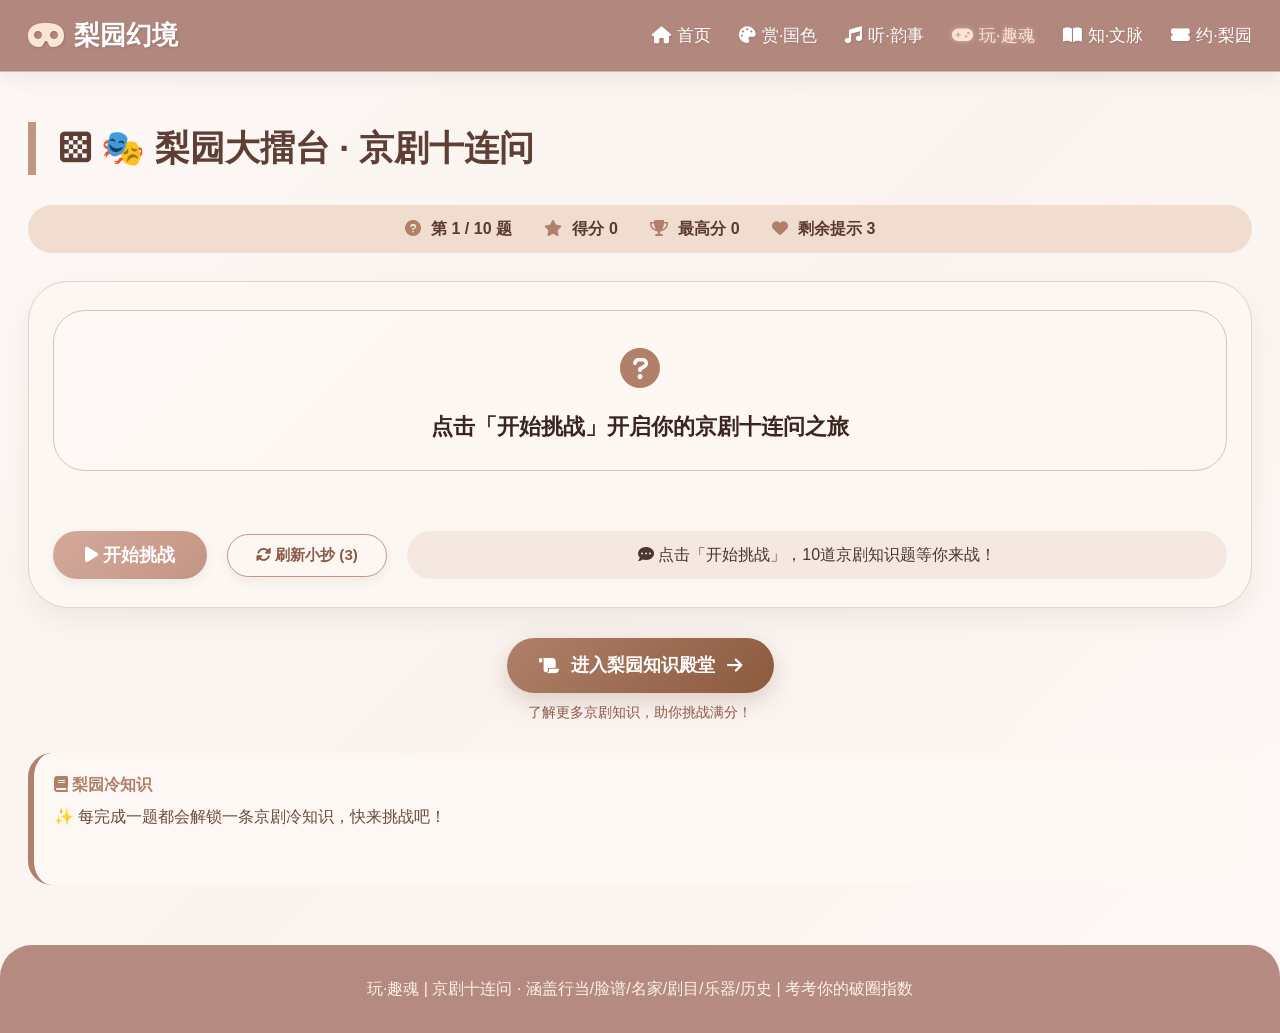
<file: game.html>
<!DOCTYPE html>
<html lang="zh-CN">
<head>
    <meta charset="UTF-8">
    <meta name="viewport" content="width=device-width, initial-scale=1.0, maximum-scale=1.0, user-scalable=no, viewport-fit=cover">
    <title>梨园幻境 · 玩·趣魂 | 京剧十连问 · 破圈挑战赛</title>
    <link rel="stylesheet" href="https://cdnjs.cloudflare.com/ajax/libs/font-awesome/6.0.0-beta3/css/all.min.css">
    <link rel="stylesheet" href="css/new_file.css">
    <style>
        /* 内嵌样式确保游戏正常运行 */
        #startBtn, #refreshHintBtn {
            cursor: pointer !important;
            pointer-events: auto !important;
            position: relative !important;
            z-index: 100 !important;
            display: inline-block !important;
            opacity: 1 !important;
            visibility: visible !important;
        }
        
        #startBtn:active, #refreshHintBtn:active {
            transform: scale(0.98) !important;
        }
        
        .costume-option {
            cursor: pointer !important;
            pointer-events: auto !important;
            user-select: none !important;
        }
        
        .game-feedback {
            min-height: 40px;
        }
        
        #hintBadge {
            transition: opacity 0.3s ease;
        }
    </style>
</head>
<body>
<div class="navbar">
    <div class="container nav-flex">
        <div class="logo"><i class="fas fa-mask"></i> 梨园幻境</div>
        <div class="nav-links">
            <a href="index.html"><i class="fas fa-home"></i> 首页</a>
            <a href="visual.html"><i class="fas fa-palette"></i> 赏·国色</a>
            <a href="audio.html"><i class="fas fa-music"></i> 听·韵事</a> 
            <a href="game.html" class="active"><i class="fas fa-gamepad"></i> 玩·趣魂</a>
            <a href="knowledge.html"><i class="fas fa-book-open"></i> 知·文脉</a>
            <a href="theater.html"><i class="fas fa-ticket-alt"></i> 约·梨园</a>
        </div>
    </div>
</div>

<div class="container">
    <div class="game-header">
        <h2 class="section-title"><i class="fas fa-chess-board"></i> 🎭 梨园大擂台 · 京剧十连问</h2>
        <div class="game-score-board">
            <span><i class="fas fa-question-circle"></i> 第 <span id="currentQNum">1</span> / <span id="totalQNum">10</span> 题</span>
            <span><i class="fas fa-star"></i> 得分 <span id="scoreCount">0</span></span>
            <span><i class="fas fa-trophy"></i> 最高分 <span id="highScoreSpan">0</span></span>
            <span><i class="fas fa-heart"></i> 剩余提示 <span id="hintLeftSpan">3</span></span>
        </div>
    </div>

    <div class="game-main-box">
        <div class="question-area" id="questionArea">
            <div class="question-icon"><i class="fas fa-question-circle"></i></div>
            <div class="question-text" id="questionText">点击「开始挑战」开启你的京剧十连问之旅</div>
            <div class="hint-badge" id="hintBadge" style="display: none;">
                <i class="fas fa-lightbulb"></i> 💡 戏箱小抄：<span id="hintText"></span>
            </div>
        </div>

        <div class="options-area" id="optionsArea"></div>

        <div class="game-controls">
            <button id="startBtn" class="btn btn-lg" type="button"><i class="fas fa-play"></i> 开始挑战</button>
            <button id="refreshHintBtn" class="btn btn-outline" type="button" disabled><i class="fas fa-sync-alt"></i> 刷新小抄 (<span id="hintLeftInner">3</span>)</button>
            <div class="game-feedback" id="gameFeedback">
                <i class="fas fa-comment-dots"></i> 点击开始，10道京剧知识题等你来战！
            </div>
        </div>

        <div class="achievement-area" id="achievementArea" style="display: none;">
            <div class="achievement-card">
                <i class="fas fa-crown"></i>
                <span id="achievementText"></span>
            </div>
        </div>
    </div>

    <div style="text-align: center; margin: 30px 0 10px;">
        <a href="game-knowledge.html" style="display: inline-flex; align-items: center; gap: 12px; background: linear-gradient(135deg, #b0806a, #8b5a3e); color: white; border: none; padding: 14px 32px; border-radius: 50px; font-size: 1.1rem; font-weight: 600; cursor: pointer; text-decoration: none; transition: all 0.3s ease; box-shadow: 0 8px 24px rgba(139, 90, 60, 0.25);">
            <i class="fas fa-scroll"></i>
            进入梨园知识殿堂
            <i class="fas fa-arrow-right"></i>
        </a>
        <p style="font-size: 0.85rem; color: #8b5a4a; margin-top: 10px;">了解更多京剧知识，助你挑战满分！</p>
    </div>

    <div class="knowledge-tips">
        <h4><i class="fas fa-book"></i> 梨园冷知识</h4>
        <p id="funFact">✨ 每完成一题都会解锁一条京剧冷知识，快来挑战吧！</p>
    </div>
</div>

<footer><p>玩·趣魂 | 京剧十连问 · 涵盖行当/脸谱/名家/剧目/乐器/历史 | 考考你的破圈指数</p></footer>

<script>
(function() {
    // 使用IIFE避免变量污染
    
    // ========== 题库 ==========
    var masterQuestionBank = [
        { question: '京剧中的"旦"角不包括以下哪一类？', options: ["青衣", "花旦", "武旦", "花脸"], correct: "花脸", hint: '花脸属于"净"行，不是旦角。', funFact: "旦角分为青衣、花旦、刀马旦、武旦、老旦等。" },
        { question: '下列哪位是著名的"老生"演员？', options: ["梅兰芳", "程砚秋", "马连良", "荀慧生"], correct: "马连良", hint: "马连良是四大须生之一，老生名家。", funFact: "四大须生：马连良、谭富英、杨宝森、奚啸伯。" },
        { question: '"丑"角脸上的白色块通常画在哪里？', options: ["额头", "鼻梁", "脸颊", "下巴"], correct: "鼻梁", hint: '丑角鼻梁上画白色豆腐块，俗称"小花脸"。', funFact: "丑角分文丑和武丑，文丑如《群英会》蒋干。" },
        { question: "京剧脸谱中，白色通常象征什么性格？", options: ["忠勇", "刚直", "奸诈", "神秘"], correct: "奸诈", hint: "白脸代表奸诈多疑，如曹操、严嵩。", funFact: "红脸忠勇（关羽）、黑脸刚直（包拯）、白脸奸诈（曹操）。" },
        { question: "《闹天宫》中孙悟空的脸谱主色调是？", options: ["红色", "黄色", "白色", "金色"], correct: "金色", hint: "孙悟空脸谱为金色，代表神佛/猴王。", funFact: "金色脸谱多用于神怪角色，如二郎神、孙悟空。" },
        { question: "《贵妃醉酒》中杨贵妃由哪位京剧大师发扬光大？", options: ["程砚秋", "荀慧生", "梅兰芳", "尚小云"], correct: "梅兰芳", hint: "梅兰芳的《贵妃醉酒》是梅派代表剧目。", funFact: '梅兰芳在剧中加入了"卧鱼"等高难度身段。' },
        { question: '"劝千岁杀字休出口"出自哪部经典剧目？', options: ["《空城计》", "《甘露寺》", "《借东风》", "《捉放曹》"], correct: "《甘露寺》", hint: "这是乔玄劝孙权不要杀刘备的著名唱段。", funFact: '这段"劝千岁"是马派老生代表唱腔。' },
        { question: '以下哪部戏讲述的是"霸王别姬"的故事？', options: ["《长坂坡》", "《霸王别姬》", "《宇宙锋》", "《锁麟囊》"], correct: "《霸王别姬》", hint: "项羽被困垓下，虞姬自刎。", funFact: "《霸王别姬》中虞姬的剑舞是经典场面。" },
        { question: '被誉为"京剧艺术大师"、"梅派"创始人的是？', options: ["程砚秋", "梅兰芳", "周信芳", "马连良"], correct: "梅兰芳", hint: "梅兰芳是四大名旦之首。", funFact: "梅兰芳曾赴美演出，将京剧推向世界。" },
        { question: '"麒派"老生艺术是由哪位大师创立的？', options: ["梅兰芳", "程砚秋", "周信芳", "荀慧生"], correct: "周信芳", hint: '周信芳艺名"麒麟童"，创立麒派。', funFact: "麒派表演苍劲有力，擅演《徐策跑城》。" },
        { question: '京剧乐队中，被称为"武场"灵魂的打击乐器是？', options: ["京胡", "月琴", "板鼓", "铙钹"], correct: "板鼓", hint: "板鼓由鼓师指挥，控制全场节奏。", funFact: "武场乐器包括板鼓、大锣、铙钹、小锣。" },
        { question: '京剧"文场"三大件不包括以下哪一项？', options: ["京胡", "月琴", "三弦", "大锣"], correct: "大锣", hint: "大锣属于武场乐器。", funFact: "文场三大件：京胡、月琴、三弦。" },
        { question: "京剧形成于哪个朝代？", options: ["唐代", "宋代", "明代", "清代"], correct: "清代", hint: "乾隆年间四大徽班进京，逐渐形成京剧。", funFact: "京剧至今已有200多年历史。" },
        { question: "四大徽班进京发生在哪一年左右？", options: ["1790年", "1840年", "1900年", "1911年"], correct: "1790年", hint: "乾隆五十五年，为皇帝祝寿进京。", funFact: "四大徽班：三庆、四喜、和春、春台。" },
        { question: '京剧中的"摔僵尸"属于哪种表演特技？', options: ["毯子功", "把子功", "水袖功", "翎子功"], correct: "毯子功", hint: "摔僵尸是毯子功中的高难度技巧。", funFact: "毯子功包括翻、滚、摔、跌等技巧。" },
        { question: "京剧表演中，演员甩动头顶的翎子称为什么？", options: ["翎子功", "帽翅功", "水袖功", "髯口功"], correct: "翎子功", hint: "翎子功多用于吕布、周瑜等角色。", funFact: "翎子功有掏翎、衔翎、甩翎等技巧。" }
    ];

    // ========== 游戏状态 ==========
    var currentQuestions = [];
    var currentIndex = 0;
    var score = 0;
    var highScore = 0;
    var hintLeft = 3;
    var gameActive = false;
    var answered = false;
    var currentQuestionObj = null;
    var canRefreshHint = true;

    // ========== DOM元素 ==========
    var questionText = document.getElementById('questionText');
    var optionsArea = document.getElementById('optionsArea');
    var startBtn = document.getElementById('startBtn');
    var refreshHintBtn = document.getElementById('refreshHintBtn');
    var gameFeedback = document.getElementById('gameFeedback');
    var currentQNumSpan = document.getElementById('currentQNum');
    var totalQNumSpan = document.getElementById('totalQNum');
    var scoreCountSpan = document.getElementById('scoreCount');
    var highScoreSpan = document.getElementById('highScoreSpan');
    var hintLeftSpan = document.getElementById('hintLeftSpan');
    var hintLeftInner = document.getElementById('hintLeftInner');
    var hintBadge = document.getElementById('hintBadge');
    var hintTextSpan = document.getElementById('hintText');
    var achievementArea = document.getElementById('achievementArea');
    var achievementTextSpan = document.getElementById('achievementText');
    var funFactP = document.getElementById('funFact');

    // ========== 函数 ==========
    function loadHighScore() {
        var saved = localStorage.getItem('operaQuizHighScore');
        if (saved) highScore = parseInt(saved) || 0;
        highScoreSpan.innerText = highScore;
    }

    function saveHighScore() {
        if (score > highScore) {
            highScore = score;
            highScoreSpan.innerText = highScore;
            localStorage.setItem('operaQuizHighScore', highScore);
        }
    }

    function selectRandomQuestions() {
        var shuffled = masterQuestionBank.slice();
        for (var i = shuffled.length - 1; i > 0; i--) {
            var j = Math.floor(Math.random() * (i + 1));
            var temp = shuffled[i];
            shuffled[i] = shuffled[j];
            shuffled[j] = temp;
        }
        return shuffled.slice(0, 10);
    }

    function refreshHint() {
        if (!gameActive || answered) {
            gameFeedback.innerHTML = '<i class="fas fa-info-circle"></i> 请在答题前使用小抄~';
            gameFeedback.className = 'game-feedback';
            return;
        }
        if (hintLeft <= 0) {
            gameFeedback.innerHTML = '<i class="fas fa-exclamation-triangle"></i> 小抄次数已用完！';
            gameFeedback.className = 'game-feedback';
            return;
        }
        if (!canRefreshHint) return;
        
        canRefreshHint = false;
        hintLeft--;
        hintLeftSpan.innerText = hintLeft;
        hintLeftInner.innerText = hintLeft;
        
        if (currentQuestionObj && currentQuestionObj.hint) {
            hintTextSpan.innerText = currentQuestionObj.hint;
            hintBadge.style.display = 'block';
            gameFeedback.innerHTML = '<i class="fas fa-lightbulb"></i> 戏箱小抄已刷新！快看提示~';
            gameFeedback.className = 'game-feedback';
            
            setTimeout(function() {
                if (hintBadge.style.display === 'block') {
                    hintBadge.style.display = 'none';
                }
            }, 4000);
        }
        
        setTimeout(function() {
            canRefreshHint = true;
        }, 1000);
        
        if (hintLeft <= 0) {
            refreshHintBtn.disabled = true;
        }
    }

    function displayCurrentQuestion() {
        if (!gameActive || currentIndex >= currentQuestions.length) return;
        
        currentQuestionObj = currentQuestions[currentIndex];
        questionText.innerHTML = '<i class="fas fa-feather-alt"></i> ' + currentQuestionObj.question;
        
        var opts = currentQuestionObj.options.slice();
        for (var i = opts.length - 1; i > 0; i--) {
            var j = Math.floor(Math.random() * (i + 1));
            var temp = opts[i];
            opts[i] = opts[j];
            opts[j] = temp;
        }
        
        optionsArea.innerHTML = '';
        for (var k = 0; k < opts.length; k++) {
            (function(opt) {
                var optionCard = document.createElement('div');
                optionCard.className = 'costume-option';
                optionCard.style.cursor = 'pointer';
                optionCard.style.pointerEvents = 'auto';
                optionCard.innerHTML = '<div class="option-emoji">' + getOptionEmoji(opt) + '</div><div class="option-text">' + opt + '</div>';
                optionCard.onclick = function() {
                    if (!gameActive || answered) return;
                    checkAnswer(opt);
                };
                optionsArea.appendChild(optionCard);
            })(opts[k]);
        }
        
        answered = false;
        currentQNumSpan.innerText = currentIndex + 1;
        totalQNumSpan.innerText = currentQuestions.length;
        scoreCountSpan.innerText = score;
        hintBadge.style.display = 'none';
        refreshHintBtn.disabled = (hintLeft <= 0);
    }
    
    function getOptionEmoji(opt) {
        if (opt.indexOf('梅兰芳') > -1) return '🎭';
        if (opt.indexOf('脸谱') > -1 || opt.indexOf('红脸') > -1) return '🎨';
        if (opt.indexOf('大锣') > -1) return '🥁';
        if (opt.indexOf('1790') > -1) return '📅';
        return '🎭';
    }

    function checkAnswer(selected) {
        if (!gameActive || answered) return;
        answered = true;
        
        var isCorrect = (selected === currentQuestionObj.correct);
        
        if (isCorrect) {
            score += 10;
            scoreCountSpan.innerText = score;
            saveHighScore();
            
            gameFeedback.innerHTML = '<i class="fas fa-check-circle"></i> ✅ 漂亮！' + currentQuestionObj.correct + ' 是正确的！ +10分';
            gameFeedback.className = 'game-feedback correct-feedback';
            funFactP.innerHTML = '<i class="fas fa-lightbulb"></i> ✨ 冷知识：' + currentQuestionObj.funFact;
            highlightOption(currentQuestionObj.correct, true);
            
            setTimeout(function() {
                if (gameActive) {
                    currentIndex++;
                    if (currentIndex < currentQuestions.length) {
                        displayCurrentQuestion();
                    } else {
                        gameComplete();
                    }
                }
            }, 1000);
        } else {
            gameFeedback.innerHTML = '<i class="fas fa-times-circle"></i> ❌ 很遗憾！正确答案是：' + currentQuestionObj.correct + '。' + currentQuestionObj.hint;
            gameFeedback.className = 'game-feedback wrong-feedback';
            highlightOption(selected, false);
            highlightOption(currentQuestionObj.correct, true);
            funFactP.innerHTML = '<i class="fas fa-book"></i> 📖 小贴士：' + currentQuestionObj.hint;
            
            setTimeout(function() {
                if (gameActive) {
                    gameOver();
                }
            }, 2000);
        }
        
        refreshHintBtn.disabled = true;
    }
    
    function highlightOption(optionText, isCorrect) {
        var options = document.querySelectorAll('.costume-option');
        for (var i = 0; i < options.length; i++) {
            var optText = options[i].querySelector('.option-text');
            if (optText && optText.innerText === optionText) {
                if (isCorrect) {
                    options[i].classList.add('correct-answer');
                } else {
                    options[i].classList.add('wrong-answer');
                }
                setTimeout(function(el) {
                    el.classList.remove('correct-answer', 'wrong-answer');
                }, 1000, options[i]);
                break;
            }
        }
    }
    
    function gameComplete() {
        gameActive = false;
        startBtn.innerText = '再来一局';
        refreshHintBtn.disabled = true;
        
        var totalScore = score;
        var message = '';
        if (totalScore === 100) {
            message = '🏆 满分破圈大神！京剧十级学者！🏆';
            showAchievement('🎉 满分通关！京剧破圈王者！ 🎉');
        } else if (totalScore >= 70) {
            message = '🌟 京剧达人！再进一步就是大师啦！ 🌟';
            showAchievement('✨ 京剧达人 · 破圈成功 ✨');
        } else {
            message = '📚 再学学京剧知识，下次一定全对！ 💪';
            showAchievement('💪 继续努力，梨园之路还很长~');
        }
        
        gameFeedback.innerHTML = '<i class="fas fa-flag-checkered"></i> 闯关结束！最终得分：' + totalScore + '/100。' + message;
        gameFeedback.className = 'game-feedback';
        saveHighScore();
    }
    
    function gameOver() {
        gameActive = false;
        startBtn.innerText = '再来一局';
        refreshHintBtn.disabled = true;
        
        gameFeedback.innerHTML = '<i class="fas fa-skull-crosswalk"></i> 挑战失败！最终得分：' + score + '/100。点击「再来一局」重新挑战！';
        gameFeedback.className = 'game-feedback wrong-feedback';
        showAchievement('😢 差一点点，再来一局吧！');
        saveHighScore();
    }
    
    function showAchievement(msg) {
        achievementTextSpan.innerText = msg;
        achievementArea.style.display = 'block';
        setTimeout(function() {
            achievementArea.style.display = 'none';
        }, 3000);
    }
    
    function startNewGame() {
        currentQuestions = selectRandomQuestions();
        currentIndex = 0;
        score = 0;
        hintLeft = 3;
        gameActive = true;
        answered = false;
        
        scoreCountSpan.innerText = '0';
        hintLeftSpan.innerText = '3';
        hintLeftInner.innerText = '3';
        currentQNumSpan.innerText = '1';
        totalQNumSpan.innerText = '10';
        startBtn.innerText = '挑战中...';
        
        refreshHintBtn.disabled = false;
        gameFeedback.innerHTML = '<i class="fas fa-play"></i> 游戏开始！共10题，每题10分，答错即结束。可使用3次「刷新小抄」！';
        gameFeedback.className = 'game-feedback';
        funFactP.innerHTML = '✨ 每完成一题都会解锁一条京剧冷知识，快来挑战吧！';
        hintBadge.style.display = 'none';
        achievementArea.style.display = 'none';
        
        displayCurrentQuestion();
    }

    // ========== 初始化 ==========
    function init() {
        loadHighScore();
        totalQNumSpan.innerText = '10';
        
        // 使用 onclick 属性直接绑定
        startBtn.onclick = function(e) {
            e.preventDefault();
            if (gameActive) {
                if (confirm('当前游戏进行中，重新开始会丢失进度，确定吗？')) {
                    startNewGame();
                }
            } else {
                startNewGame();
            }
        };
        
        refreshHintBtn.onclick = function(e) {
            e.preventDefault();
            refreshHint();
        };
        
        gameFeedback.innerHTML = '<i class="fas fa-comment-dots"></i> 点击「开始挑战」，10道京剧知识题等你来战！';
    }
    
    // 页面加载完成后初始化
    if (document.readyState === 'loading') {
        document.addEventListener('DOMContentLoaded', init);
    } else {
        init();
    }
})();
</script>
</body>
</html>
</file>
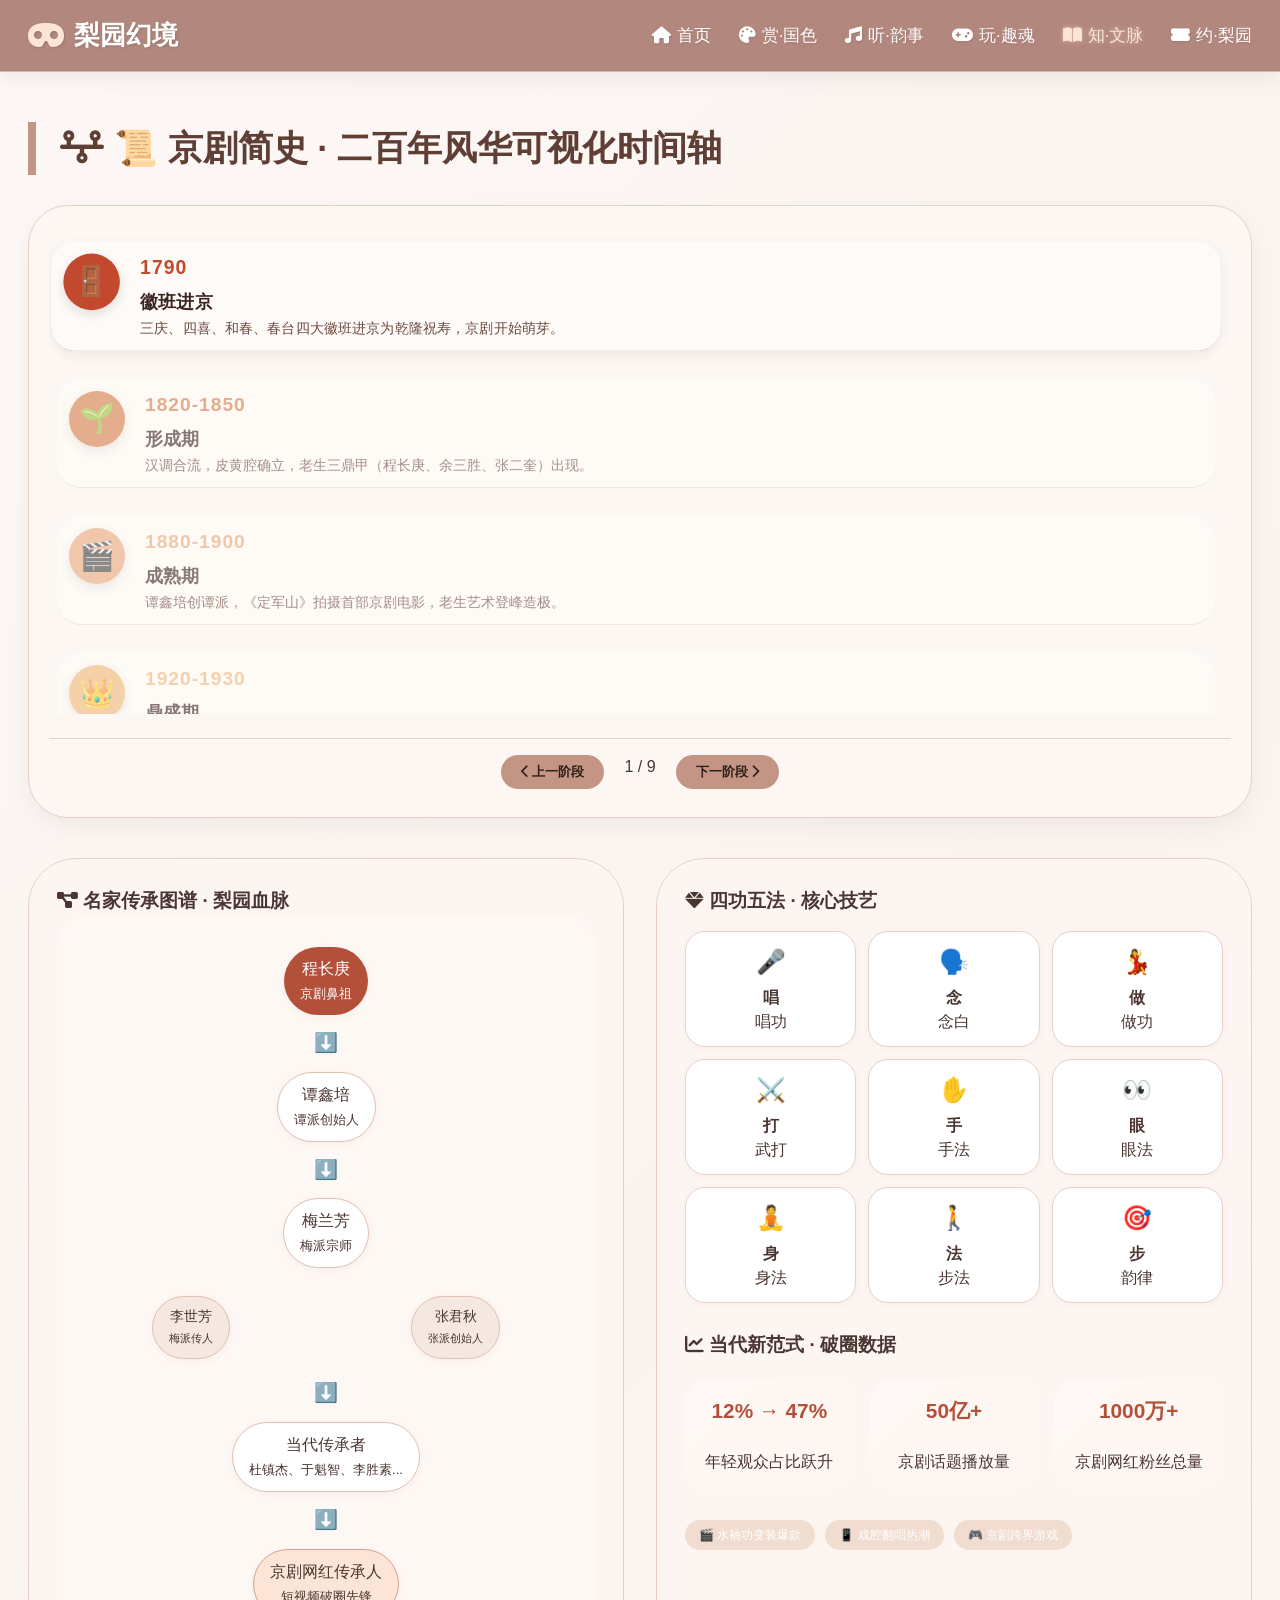
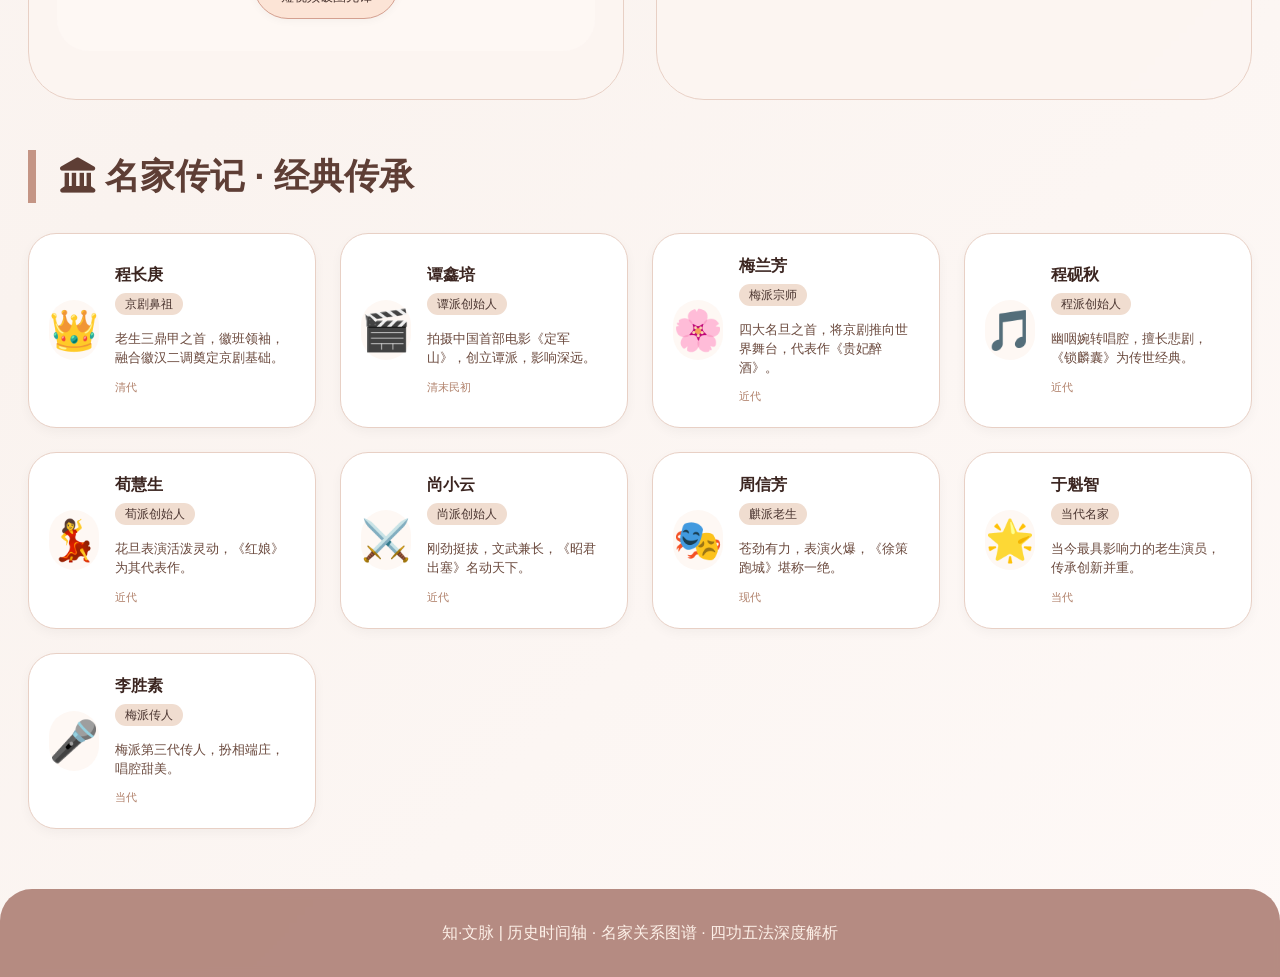
<file: knowledge.html>
<!DOCTYPE html>
<html lang="zh-CN">
<head>
    <meta charset="UTF-8">
    <meta name="viewport" content="width=device-width, initial-scale=1.0">
    <title>梨园幻境 · 知·文脉 | 京剧历史与名家图谱</title>
    <link rel="stylesheet" href="https://cdnjs.cloudflare.com/ajax/libs/font-awesome/6.0.0-beta3/css/all.min.css">
    <link rel="stylesheet" href="css/new_file.css">
</head>
<body>
<div class="navbar">
    <div class="container nav-flex">
        <div class="logo"><i class="fas fa-mask"></i> 梨园幻境</div>
        <div class="nav-links">
            <a href="index.html"><i class="fas fa-home"></i> 首页</a>
            <a href="visual.html"><i class="fas fa-palette"></i> 赏·国色</a>
            <a href="audio.html"><i class="fas fa-music"></i> 听·韵事</a> 
            <a href="game.html"><i class="fas fa-gamepad"></i> 玩·趣魂</a>
            <a href="knowledge.html" class="active"><i class="fas fa-book-open"></i> 知·文脉</a>
            <a href="theater.html"><i class="fas fa-ticket-alt"></i> 约·梨园</a>
        </div>
    </div>
</div>

<div class="container">
    <!-- 京剧简史 · 可视化时间轴（丰富版） -->
    <h2 class="section-title"><i class="fas fa-timeline"></i> 📜 京剧简史 · 二百年风华可视化时间轴</h2>
    <div class="timeline-container">
        <div class="timeline-progress" id="timelineProgress"></div>
        <div class="timeline-items" id="timeline"></div>
        <div class="timeline-controls">
            <button id="timelinePrevBtn" class="btn-small"><i class="fas fa-chevron-left"></i> 上一阶段</button>
            <span id="timelineIndicator">1 / 9</span>
            <button id="timelineNextBtn" class="btn-small">下一阶段 <i class="fas fa-chevron-right"></i></button>
        </div>
    </div>

    <div class="two-col">
        <!-- 名家传承图谱（增强版） -->
        <div class="col">
            <h3><i class="fas fa-project-diagram"></i> 名家传承图谱 · 梨园血脉</h3>
            <div class="genealogy-tree">
                <div class="tree-node root">程长庚<br><small>京剧鼻祖</small></div>
                <div class="tree-arrow">⬇️</div>
                <div class="tree-node">谭鑫培<br><small>谭派创始人</small></div>
                <div class="tree-arrow">⬇️</div>
                <div class="tree-node">梅兰芳<br><small>梅派宗师</small></div>
                <div class="tree-branch">
                    <div class="tree-node child">李世芳<br><small>梅派传人</small></div>
                    <div class="tree-node child">张君秋<br><small>张派创始人</small></div>
                </div>
                <div class="tree-arrow">⬇️</div>
                <div class="tree-node">当代传承者<br><small>杜镇杰、于魁智、李胜素...</small></div>
                <div class="tree-arrow">⬇️</div>
                <div class="tree-node highlight">京剧网红传承人<br><small>短视频破圈先锋</small></div>
            </div>
        </div>
        
        <!-- 四功五法 + 当代破圈数据 -->
        <div class="col">
            <h3><i class="fas fa-gem"></i> 四功五法 · 核心技艺</h3>
            <div class="skills-grid">
                <div class="skill-card"><span class="skill-icon">🎤</span><strong>唱</strong><br>唱功</div>
                <div class="skill-card"><span class="skill-icon">🗣️</span><strong>念</strong><br>念白</div>
                <div class="skill-card"><span class="skill-icon">💃</span><strong>做</strong><br>做功</div>
                <div class="skill-card"><span class="skill-icon">⚔️</span><strong>打</strong><br>武打</div>
                <div class="skill-card"><span class="skill-icon">✋</span><strong>手</strong><br>手法</div>
                <div class="skill-card"><span class="skill-icon">👀</span><strong>眼</strong><br>眼法</div>
                <div class="skill-card"><span class="skill-icon">🧘</span><strong>身</strong><br>身法</div>
                <div class="skill-card"><span class="skill-icon">🚶</span><strong>法</strong><br>步法</div>
                <div class="skill-card"><span class="skill-icon">🎯</span><strong>步</strong><br>韵律</div>
            </div>
            
            <h3 style="margin-top: 28px;"><i class="fas fa-chart-line"></i> 当代新范式 · 破圈数据</h3>
            <div class="data-stats">
                <div class="stat-item"><span class="stat-number">12% → 47%</span><br>年轻观众占比跃升</div>
                <div class="stat-item"><span class="stat-number">50亿+</span><br>京剧话题播放量</div>
                <div class="stat-item"><span class="stat-number">1000万+</span><br>京剧网红粉丝总量</div>
            </div>
            <div class="badge-list">
                <span class="badge">🎬 水袖功变装爆款</span>
                <span class="badge">📱 戏腔翻唱热潮</span>
                <span class="badge">🎮 京剧跨界游戏</span>
            </div>
        </div>
    </div>

    <!-- 名家传记 · 经典传承（增强版） -->
    <h2 class="section-title"><i class="fas fa-landmark"></i> 名家传记 · 经典传承</h2>
    <div class="masters-grid" id="mastersGrid"></div>
</div>

<footer><p>知·文脉 | 历史时间轴 · 名家关系图谱 · 四功五法深度解析</p></footer>

<script>
    // ---------- 丰富的时间轴数据（9个关键节点） ----------
    const timelineEvents = [
        { year: "1790", title: "徽班进京", desc: "三庆、四喜、和春、春台四大徽班进京为乾隆祝寿，京剧开始萌芽。", icon: "🚪", color: "#c2492d" },
        { year: "1820-1850", title: "形成期", desc: "汉调合流，皮黄腔确立，老生三鼎甲（程长庚、余三胜、张二奎）出现。", icon: "🌱", color: "#d47c4a" },
        { year: "1880-1900", title: "成熟期", desc: "谭鑫培创谭派，《定军山》拍摄首部京剧电影，老生艺术登峰造极。", icon: "🎬", color: "#e8a87c" },
        { year: "1920-1930", title: "鼎盛期", desc: "四大名旦（梅兰芳、程砚秋、荀慧生、尚小云）争奇斗艳，京剧走向世界。", icon: "👑", color: "#f0b87a" },
        { year: "1949-1960", title: "改革期", desc: "新中国戏曲改革，成立中国京剧院，京剧现代化探索。", icon: "🏛️", color: "#a8c4a0" },
        { year: "1970-1980", title: "样板戏时期", desc: "《红灯记》《智取威虎山》等作品留下特殊时代印记。", icon: "🎭", color: "#8ba8c4" },
        { year: "1990-2000", title: "传承与保护", desc: "京剧被列入非遗，各大流派传承人培养计划启动。", icon: "📜", color: "#b88a9e" },
        { year: "2010-2019", title: "新媒体萌芽", desc: "短视频平台出现，部分京剧演员开始尝试线上传播。", icon: "📱", color: "#c27e5c" },
        { year: "2020至今", title: "破圈爆发期", desc: "京剧网红现象爆发，年轻观众占比从12%跃升至47%，话题播放量超50亿。", icon: "🚀", color: "#d4a373" }
    ];

    // 名家数据
    const mastersData = [
        { name: "程长庚", title: "京剧鼻祖", desc: "老生三鼎甲之首，徽班领袖，融合徽汉二调奠定京剧基础。", era: "清代", icon: "👑" },
        { name: "谭鑫培", title: "谭派创始人", desc: "拍摄中国首部电影《定军山》，创立谭派，影响深远。", era: "清末民初", icon: "🎬" },
        { name: "梅兰芳", title: "梅派宗师", desc: "四大名旦之首，将京剧推向世界舞台，代表作《贵妃醉酒》。", era: "近代", icon: "🌸" },
        { name: "程砚秋", title: "程派创始人", desc: "幽咽婉转唱腔，擅长悲剧，《锁麟囊》为传世经典。", era: "近代", icon: "🎵" },
        { name: "荀慧生", title: "荀派创始人", desc: "花旦表演活泼灵动，《红娘》为其代表作。", era: "近代", icon: "💃" },
        { name: "尚小云", title: "尚派创始人", desc: "刚劲挺拔，文武兼长，《昭君出塞》名动天下。", era: "近代", icon: "⚔️" },
        { name: "周信芳", title: "麒派老生", desc: "苍劲有力，表演火爆，《徐策跑城》堪称一绝。", era: "现代", icon: "🎭" },
        { name: "于魁智", title: "当代名家", desc: "当今最具影响力的老生演员，传承创新并重。", era: "当代", icon: "🌟" },
        { name: "李胜素", title: "梅派传人", desc: "梅派第三代传人，扮相端庄，唱腔甜美。", era: "当代", icon: "🎤" }
    ];

    // 渲染时间轴（竖线风格）
    function renderTimeline() {
        const timelineDiv = document.getElementById("timeline");
        if (!timelineDiv) return;
        
        timelineDiv.innerHTML = timelineEvents.map((ev, idx) => `
            <div class="timeline-item" data-index="${idx}">
                <div class="timeline-dot" style="background: ${ev.color};">
                    <span class="timeline-icon">${ev.icon}</span>
                </div>
                <div class="timeline-content">
                    <div class="timeline-year" style="color: ${ev.color};">${ev.year}</div>
                    <div class="timeline-title">${ev.title}</div>
                    <div class="timeline-desc">${ev.desc}</div>
                </div>
            </div>
        `).join('');
    }

    // 时间轴滑动控制（轮播效果）
    let currentTimelineIndex = 0;
    function updateTimelineView(index) {
        const items = document.querySelectorAll('.timeline-item');
        if (!items.length) return;
        index = Math.max(0, Math.min(index, items.length - 1));
        currentTimelineIndex = index;
        items.forEach((item, i) => {
            if (i === index) {
                item.classList.add('active');
                item.scrollIntoView({ behavior: 'smooth', block: 'center' });
            } else {
                item.classList.remove('active');
            }
        });
        const indicator = document.getElementById('timelineIndicator');
        if (indicator) indicator.innerText = `${index + 1} / ${items.length}`;
        
        // 更新进度条
        const progress = document.getElementById('timelineProgress');
        if (progress) {
            const percent = ((index) / (items.length - 1)) * 100;
            progress.style.width = `${percent}%`;
        }
    }

    // 渲染名家网格
    function renderMasters() {
        const mastersGrid = document.getElementById("mastersGrid");
        if (!mastersGrid) return;
        mastersGrid.innerHTML = mastersData.map(m => `
            <div class="master-card">
                <div class="master-icon">${m.icon}</div>
                <div class="master-info">
                    <h4>${m.name}</h4>
                    <span class="master-title">${m.title}</span>
                    <p>${m.desc}</p>
                    <span class="master-era">${m.era}</span>
                </div>
            </div>
        `).join('');
    }

    // 页面初始化
    function init() {
        renderTimeline();
        renderMasters();
        
        // 时间轴控件绑定
        const prevBtn = document.getElementById('timelinePrevBtn');
        const nextBtn = document.getElementById('timelineNextBtn');
        if (prevBtn) prevBtn.addEventListener('click', () => updateTimelineView(currentTimelineIndex - 1));
        if (nextBtn) nextBtn.addEventListener('click', () => updateTimelineView(currentTimelineIndex + 1));
        
        // 默认激活第一个节点
        updateTimelineView(0);
    }

    init();
</script>
</body>
</html>
</file>
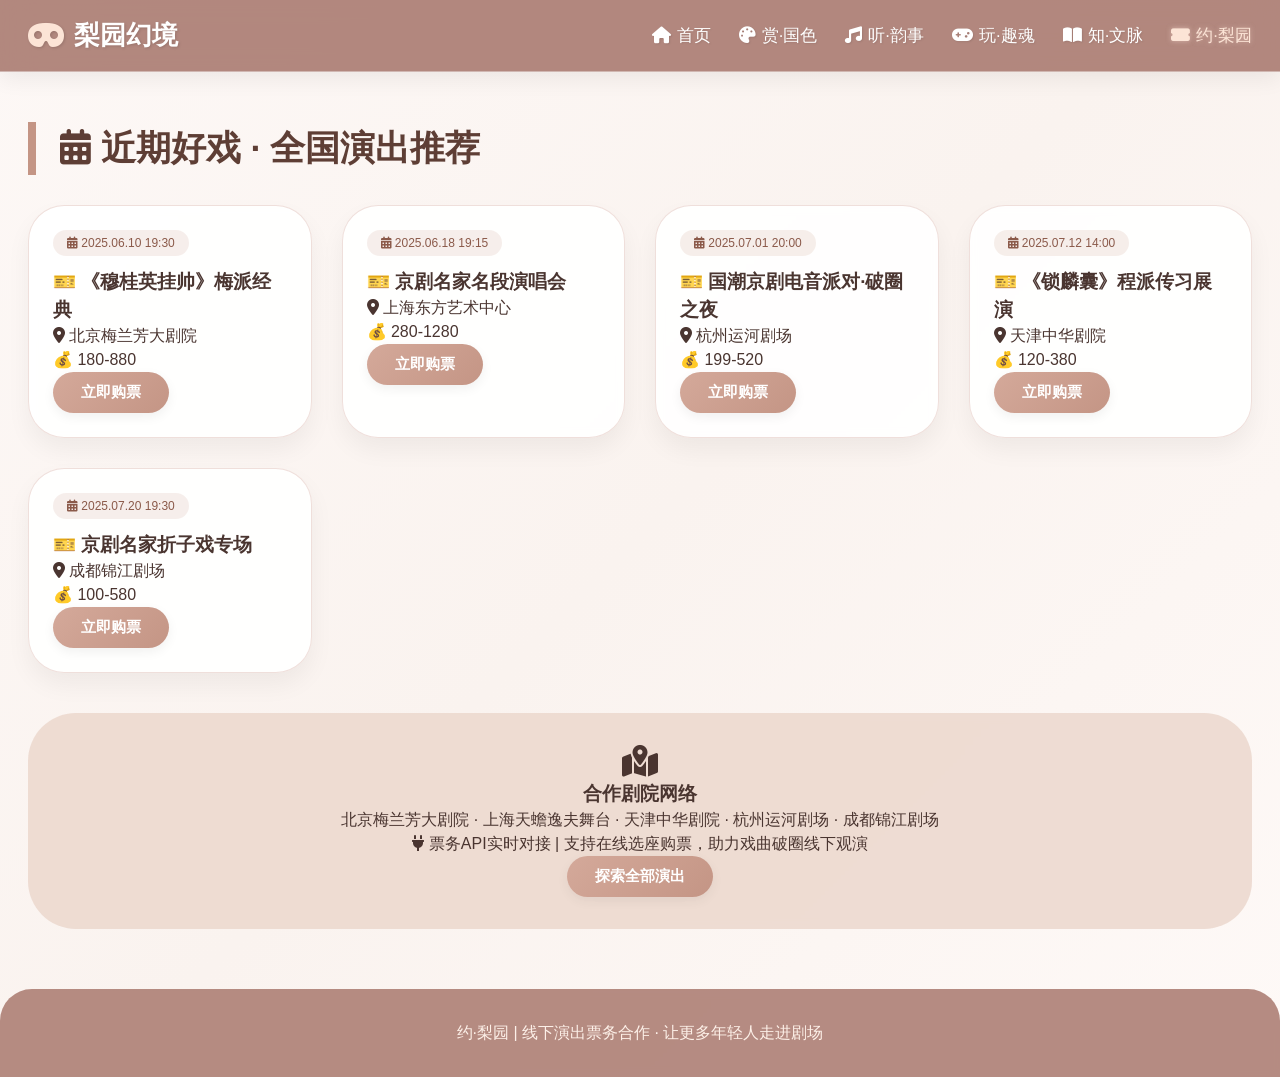
<file: theater.html>
<!-- theater.html - 约·梨园 -->
<!DOCTYPE html>
<html lang="zh-CN">
<head>
    <meta charset="UTF-8">
    <meta name="viewport" content="width=device-width, initial-scale=1.0">
    <title>梨园幻境 · 约·梨园 | 线下演出与票务</title>
    <link rel="stylesheet" href="https://cdnjs.cloudflare.com/ajax/libs/font-awesome/6.0.0-beta3/css/all.min.css">
    <link rel="stylesheet" href="css/new_file.css">
</head>
<body>
<div class="navbar">
    <div class="container nav-flex">
        <div class="logo"><i class="fas fa-mask"></i> 梨园幻境</div>
        <div class="nav-links">
            <a href="index.html"><i class="fas fa-home"></i> 首页</a>
            <a href="visual.html"><i class="fas fa-palette"></i> 赏·国色</a>
             <a href="audio.html"><i class="fas fa-music"></i> 听·韵事</a> 
            <a href="game.html"><i class="fas fa-gamepad"></i> 玩·趣魂</a>
            <a href="knowledge.html"><i class="fas fa-book-open"></i> 知·文脉</a>
            <a href="theater.html" class="active"><i class="fas fa-ticket-alt"></i> 约·梨园</a>
        </div>
    </div>
</div>
<div class="container">
    <h2 class="section-title"><i class="fas fa-calendar-alt"></i> 近期好戏 · 全国演出推荐</h2>
    <div class="card-grid" id="theaterList"></div>
    <div class="map-placeholder">
        <i class="fas fa-map-marked-alt fa-2x"></i>
        <h3>合作剧院网络</h3>
        <p>北京梅兰芳大剧院 · 上海天蟾逸夫舞台 · 天津中华剧院 · 杭州运河剧场 · 成都锦江剧场</p>
        <p><i class="fas fa-plug"></i> 票务API实时对接 | 支持在线选座购票，助力戏曲破圈线下观演</p>
        <button class="btn" onclick="alert('即将跳转官方票务平台，享受梨园盛宴！')">探索全部演出</button>
    </div>
</div>
<footer><p>约·梨园 | 线下演出票务合作 · 让更多年轻人走进剧场</p></footer>
<script>
    const shows = [
        { name: "《穆桂英挂帅》梅派经典", date: "2025.06.10 19:30", venue: "北京梅兰芳大剧院", price: "180-880" },
        { name: "京剧名家名段演唱会", date: "2025.06.18 19:15", venue: "上海东方艺术中心", price: "280-1280" },
        { name: "国潮京剧电音派对·破圈之夜", date: "2025.07.01 20:00", venue: "杭州运河剧场", price: "199-520" },
        { name: "《锁麟囊》程派传习展演", date: "2025.07.12 14:00", venue: "天津中华剧院", price: "120-380" },
        { name: "京剧名家折子戏专场", date: "2025.07.20 19:30", venue: "成都锦江剧场", price: "100-580" }
    ];
    const theaterContainer = document.getElementById("theaterList");
    theaterContainer.innerHTML = shows.map(show => `
        <div class="card"><div class="card-content"><span class="tag"><i class="fas fa-calendar-alt"></i> ${show.date}</span><h3>🎫 ${show.name}</h3><p><i class="fas fa-location-dot"></i> ${show.venue}</p><p>💰 ${show.price}</p><button class="btn" onclick="alert('跳转至官方票务API，完成购票流程。支持线下观演，助力京剧破圈')">立即购票</button></div></div>
    `).join('');
</script>
</body>
</html>
</file>
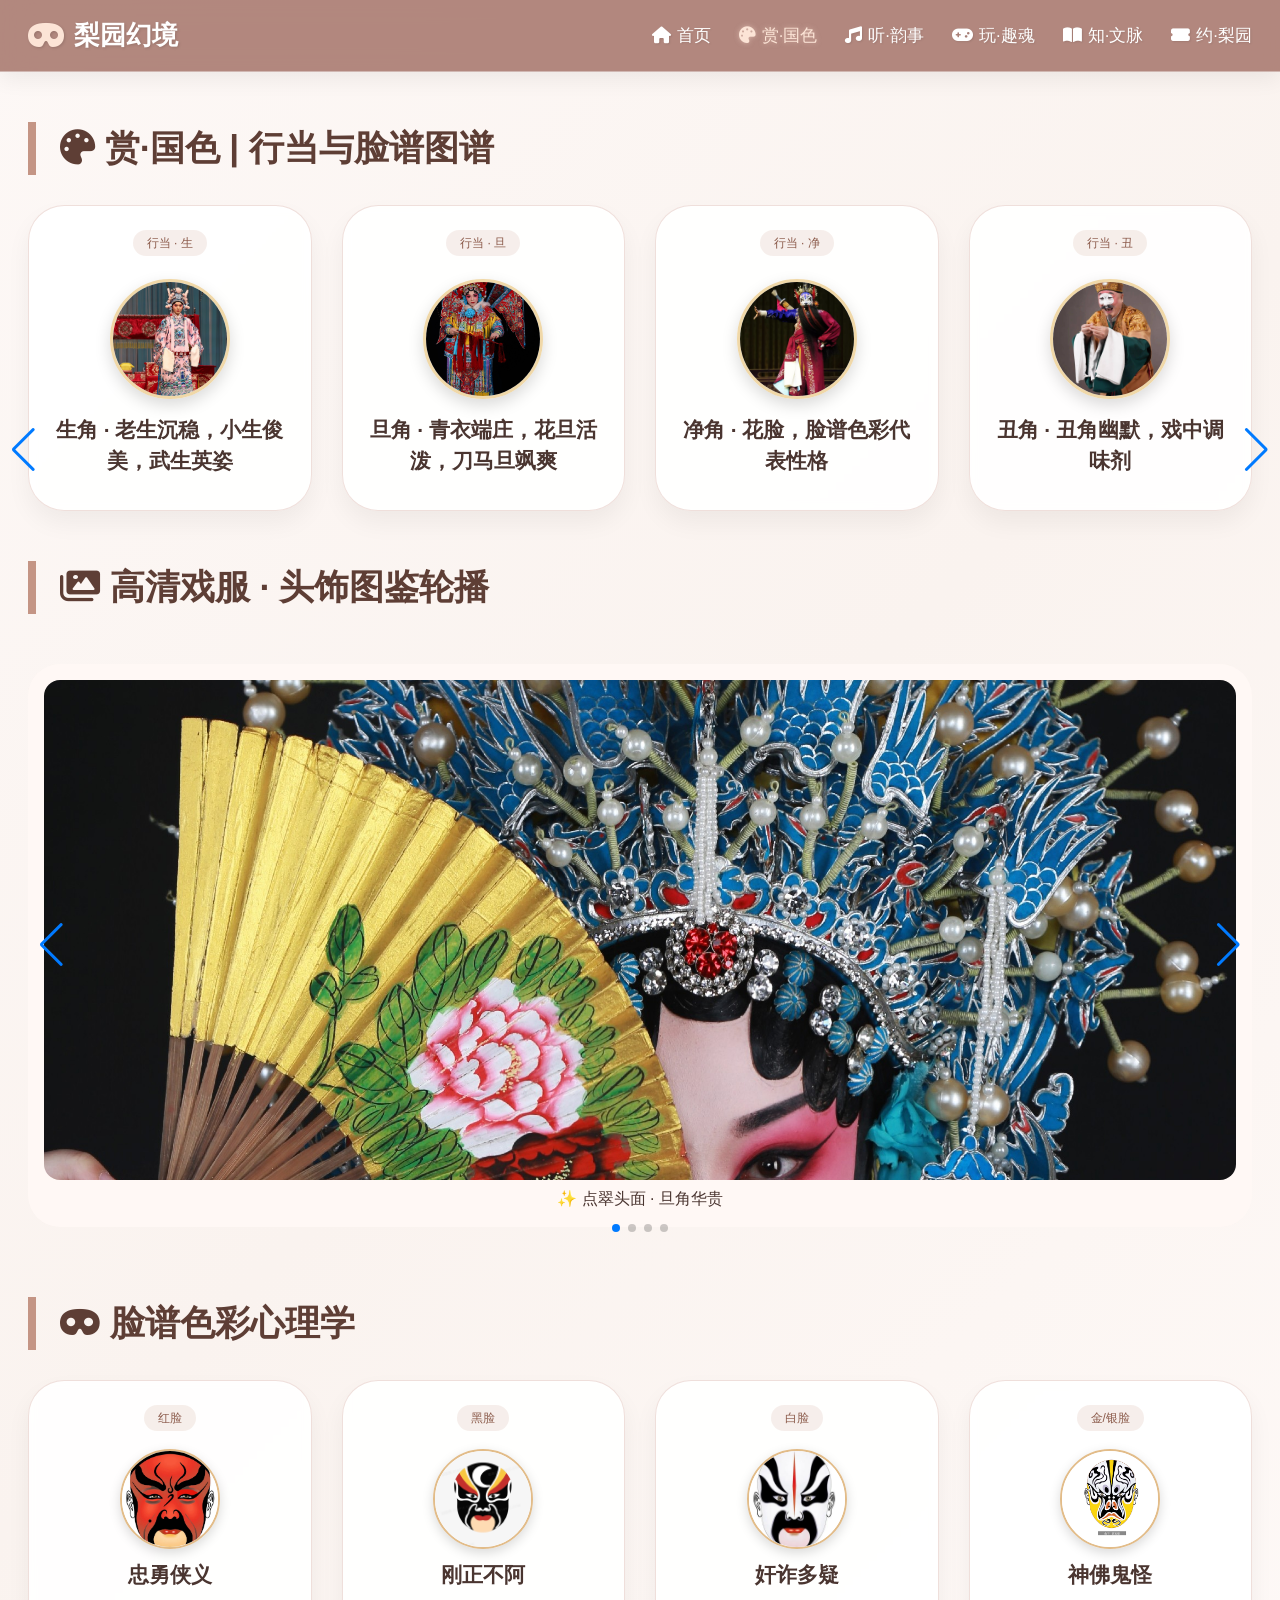
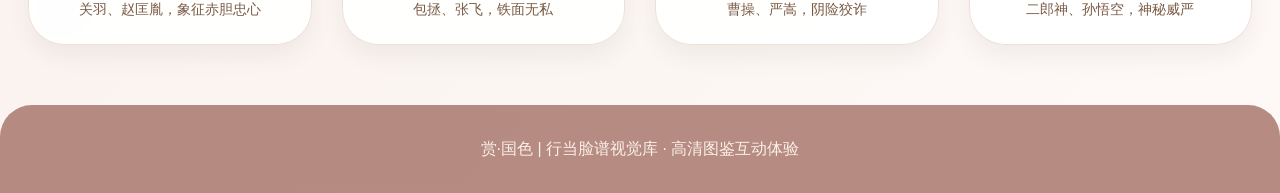
<file: visual.html>
<!-- visual.html - 赏·国色 -->
<!DOCTYPE html>
<html lang="zh-CN">
<head>
    <meta charset="UTF-8">
    <meta name="viewport" content="width=device-width, initial-scale=1.0">
    <title>梨园幻境 · 赏·国色 | 行当脸谱与高清图鉴</title>
    <link rel="stylesheet" href="https://cdnjs.cloudflare.com/ajax/libs/font-awesome/6.0.0-beta3/css/all.min.css">
    <link rel="stylesheet" href="https://cdn.jsdelivr.net/npm/swiper@11/swiper-bundle.min.css">
    <link rel="stylesheet" href="css/new_file.css">
    <script src="https://cdn.jsdelivr.net/npm/swiper@11/swiper-bundle.min.js"></script>
    <style>
        /* 行当卡片图片样式 */
        .role-card-img {
            width: 120px;
            height: 120px;
            object-fit: cover;
            border-radius: 60px;
            margin: 15px auto;
            display: block;
            box-shadow: 0 6px 16px rgba(0,0,0,0.15);
            border: 3px solid #f0d8a8;
        }
        
        /* 轮播图片样式 */
        .swiper-slide img {
            width: 100%;
            height: 500px;
            object-fit: cover;
            border-radius: 16px;
        }
        
        /* 脸谱色彩心理学卡片图片样式 */
        .face-card-img {
            width: 100px;
            height: 100px;
            object-fit: cover;
            border-radius: 50%;
            margin: 10px auto;
            display: block;
            box-shadow: 0 4px 12px rgba(0,0,0,0.15);
            border: 2px solid #e2bc89;
        }
        
        .card {
            text-align: center;
        }
        .card .tag {
            display: inline-block;
            margin-bottom: 8px;
        }
        .card h3 {
            margin: 10px 0;
            font-size: 1.3rem;
        }
        .card p {
            font-size: 0.85rem;
            color: #7a5a44;
            padding: 0 10px;
        }
    </style>
</head>
<body>
<div class="navbar">
    <div class="container nav-flex">
        <div class="logo"><i class="fas fa-mask"></i> 梨园幻境</div>
        <div class="nav-links">
            <a href="index.html"><i class="fas fa-home"></i> 首页</a>
            <a href="visual.html" class="active"><i class="fas fa-palette"></i> 赏·国色</a>
            <a href="audio.html"><i class="fas fa-music"></i> 听·韵事</a> 
            <a href="game.html"><i class="fas fa-gamepad"></i> 玩·趣魂</a>
            <a href="knowledge.html"><i class="fas fa-book-open"></i> 知·文脉</a>
            <a href="theater.html"><i class="fas fa-ticket-alt"></i> 约·梨园</a>
        </div>
    </div>
</div>
<div class="container">
    <h2 class="section-title"><i class="fas fa-palette"></i> 赏·国色 | 行当与脸谱图谱</h2>
    <div class="card-grid" id="roleGrid"></div>
    
    <h2 class="section-title"><i class="fas fa-images"></i> 高清戏服 · 头饰图鉴轮播</h2>
    <div class="swiper mySwiper">
        <div class="swiper-wrapper">
            <div class="swiper-slide">
                <img src="img/daintou.jpg" alt="点翠头面">
                <p>✨ 点翠头面 · 旦角华贵</p>
            </div>
            <div class="swiper-slide">
                <img src="img/dakao.jpg" alt="大靠">
                <p>🎭 大靠 · 武将威风</p>
            </div>
            <div class="swiper-slide">
                <img src="img/gongzhuang.jpg" alt="宫装">
                <p>🌸 宫装 · 贵妃同款</p>
            </div>
            <div class="swiper-slide">
                <img src="img/rankou.jpg" alt="髯口">
                <p>⚜️ 髯口 · 老生神韵</p>
            </div>
        </div>
        <div class="swiper-pagination"></div>
        <div class="swiper-button-next"></div>
        <div class="swiper-button-prev"></div>
    </div>
    
    <h2 class="section-title"><i class="fas fa-mask"></i> 脸谱色彩心理学</h2>
    <div class="card-grid" id="faceColorGrid"></div>
</div>
        <div class="swiper-pagination"></div>
        <div class="swiper-button-next"></div>
        <div class="swiper-button-prev"></div>
    </div>
<footer><p>赏·国色 | 行当脸谱视觉库 · 高清图鉴互动体验</p></footer>

<script>
    // 行当数据 - 带图片路径
    const roles = [
        { 
            name: "生", 
            desc: "老生沉稳，小生俊美，武生英姿",
            img: "img/sheng.jpg"
        },
        { 
            name: "旦", 
            desc: "青衣端庄，花旦活泼，刀马旦飒爽",
            img: "img/dan.jpg"
        },
        { 
            name: "净", 
            desc: "花脸，脸谱色彩代表性格",
            img: "img/jing.jpg"
        },
        { 
            name: "丑", 
            desc: "丑角幽默，戏中调味剂",
            img: "img/chou.jpg"
        }
    ];
    
    // 脸谱色彩心理学数据 - 带图片
    const faceColors = [
        {
            color: "红脸",
            title: "忠勇侠义",
            desc: "关羽、赵匡胤，象征赤胆忠心",
            img: "img/honglian.jpg"
        },
        {
            color: "黑脸",
            title: "刚正不阿",
            desc: "包拯、张飞，铁面无私",
            img: "img/heilian.jpg"
        },
        {
            color: "白脸",
            title: "奸诈多疑",
            desc: "曹操、严嵩，阴险狡诈",
            img: "img/bailian.jpg"
        },
        {
            color: "金/银脸",
            title: "神佛鬼怪",
            desc: "二郎神、孙悟空，神秘威严",
            img: "img/jinyinlian.jpg"
        }
    ];
    
    // 渲染行当卡片
    const roleGrid = document.getElementById("roleGrid");
    roleGrid.innerHTML = roles.map(r => `
        <div class="card">
            <div class="card-content">
                <span class="tag">行当 · ${r.name}</span>
                <img class="role-card-img" src="${r.img}" alt="${r.name}角形象" onerror="this.src='https://picsum.photos/120/120?random=${r.name}'">
                <h3>${r.name}角 · ${r.desc}</h3>
            </div>
        </div>
    `).join('');
    
    // 渲染脸谱色彩心理学卡片
    const faceColorGrid = document.getElementById("faceColorGrid");
    faceColorGrid.innerHTML = faceColors.map(f => `
        <div class="card">
            <div class="card-content">
                <span class="tag">${f.color}</span>
                <img class="face-card-img" src="${f.img}" alt="${f.color}" onerror="this.src='https://picsum.photos/100/100?random=${f.color}'">
                <h3>${f.title}</h3>
                <p>${f.desc}</p>
            </div>
        </div>
    `).join('');
    
    // 初始化轮播
    new Swiper('.mySwiper', { 
        loop: true, 
        autoplay: { delay: 2500 }, 
        pagination: { el: '.swiper-pagination', clickable: true }, 
        navigation: { nextEl: '.swiper-button-next', prevEl: '.swiper-button-prev' } 
    });
</script>
</body>
</html>
</file>
<file: css/new_file.css>
/* css/new_file.css - 京剧破圈互动网站统一样式表（淡雅京剧淡红色系） */
* {
    margin: 0;
    padding: 0;
    box-sizing: border-box;
}

body {
    /* 改为低饱和度的淡粉/暖白渐变，如戏服水袖般柔美 */
    background: linear-gradient(135deg, #fdf8f6 0%, #faf3ef 50%, #fef9f7 100%);
    font-family: 'Segoe UI', 'PingFang SC', Roboto, 'Noto Sans CJK SC', 'Microsoft YaHei', sans-serif;
    color: #4a3530; /* 深红褐色文字，更柔和 */
    scroll-behavior: smooth;
    min-height: 100vh;
}

.container {
    max-width: 1300px;
    margin: 0 auto;
    padding: 0 28px;
}

/* ========== 导航栏统一风格（淡雅浅绛红色） ========== */
.navbar {
    /* 使用低饱和度的浅绛红色，如京剧戏服内衬 */
    background: rgba(168, 120, 110, 0.88); /* 淡雅浅绛红 */
    backdrop-filter: blur(14px);
    position: sticky;
    top: 0;
    z-index: 1000;
    padding: 16px 0;
    border-bottom: 1px solid rgba(255, 255, 255, 0.4);
    box-shadow: 0 8px 20px rgba(0, 0, 0, 0.06);
}

.nav-flex {
    display: flex;
    justify-content: space-between;
    align-items: center;
    flex-wrap: wrap;
}

.logo {
    display: flex;
    align-items: center;
    gap: 10px;
    font-size: 1.6rem;
    font-weight: bold;
    color: #ffffff;
    text-shadow: 1px 1px 3px rgba(0, 0, 0, 0.15);
}

.logo i {
    font-size: 2rem;
    color: #fce4d6; /* 淡粉金色 */
    animation: gentleShake 3s infinite;
}

@keyframes gentleShake {
    0%, 100% { transform: rotate(0deg); }
    50% { transform: rotate(5deg); }
}

.nav-links {
    display: flex;
    gap: 28px;
    flex-wrap: wrap;
}

.nav-links a {
    color: #ffffff;
    text-decoration: none;
    font-weight: 500;
    font-size: 1.05rem;
    transition: 0.2s;
    display: flex;
    align-items: center;
    gap: 6px;
    text-shadow: 1px 1px 2px rgba(0, 0, 0, 0.1);
}

.nav-links a:hover,
.nav-links a.active {
    color: #fce4d6; /* 淡粉金色高亮 */
    text-shadow: 0 0 5px rgba(252, 228, 214, 0.5);
}

/* ========== 按钮样式（淡红色系列） ========== */
.btn {
    background: linear-gradient(135deg, #d4a99a, #c49585); /* 淡粉褐色渐变 */
    color: white;
    border: none;
    padding: 10px 28px;
    border-radius: 40px;
    font-weight: bold;
    cursor: pointer;
    transition: 0.2s;
    font-size: 0.95rem;
    display: inline-block;
    text-decoration: none;
    box-shadow: 0 4px 12px rgba(0, 0, 0, 0.06);
}

.btn:hover {
    background: linear-gradient(135deg, #e0bfb0, #d4a99a);
    transform: scale(1.02);
    box-shadow: 0 6px 16px rgba(0, 0, 0, 0.1);
}

.btn-outline {
    background: transparent;
    border: 1.5px solid #c49585;
    color: #8b5a4a;
}

.btn-outline:hover {
    background: linear-gradient(135deg, #d4a99a, #c49585);
    color: white;
    transform: scale(1.02);
}

/* ========== 板块标题 ========== */
.section-title {
    font-size: 2.2rem;
    border-left: 8px solid #c49585; /* 淡粉褐边框 */
    padding-left: 24px;
    margin: 50px 0 30px;
    font-weight: 800;
    color: #5e3e35;
}

/* ========== 卡片网格 ========== */
.card-grid {
    display: grid;
    grid-template-columns: repeat(auto-fill, minmax(280px, 1fr));
    gap: 30px;
    margin-bottom: 40px;
}

.card {
    background: rgba(255, 255, 255, 0.92);
    backdrop-filter: blur(4px);
    border-radius: 36px;
    overflow: hidden;
    box-shadow: 0 12px 24px rgba(0, 0, 0, 0.05);
    transition: all 0.3s ease;
    border: 1px solid rgba(235, 215, 210, 0.8);
}

.card:hover {
    transform: translateY(-6px);
    box-shadow: 0 20px 30px rgba(0, 0, 0, 0.08);
    background: rgba(255, 255, 255, 0.97);
}

.card-img {
    height: 200px;
    background-size: cover;
    background-position: center;
}

.card-content {
    padding: 24px;
}

.tag {
    background: rgba(210, 170, 155, 0.2); /* 淡粉褐色标签 */
    color: #8b5a4a;
    border-radius: 30px;
    padding: 4px 14px;
    font-size: 0.75rem;
    display: inline-block;
    margin-bottom: 12px;
}

/* ========== Hero 区域 ========== */
.hero {
    background: linear-gradient(125deg, #e8d0c5 0%, #f2e0d5 50%, #fdf8f6 100%); /* 淡粉褐渐变 */
    border-radius: 0 0 56px 56px;
    padding: 60px 0 70px;
    color: white;
    position: relative;
    overflow: hidden;
}

.hero-grid {
    display: flex;
    flex-wrap: wrap;
    align-items: center;
    gap: 40px;
}

.hero-text h1 {
    font-size: 3rem;
    line-height: 1.2;
    background: linear-gradient(135deg, #6b4a3e, #8b6a5a, #a88070); /* 红褐色系文字渐变 */
    -webkit-background-clip: text;
    background-clip: text;
    color: transparent;
    margin-bottom: 20px;
}

.hero-badge {
    background: rgba(0, 0, 0, 0.1);
    backdrop-filter: blur(4px);
    border-radius: 40px;
    padding: 6px 18px;
    display: inline-block;
    font-size: 0.9rem;
    margin-bottom: 18px;
}

/* ========== 页脚（底栏）淡雅浅绛红色，与导航栏一致 ========== */
footer {
    background: rgba(168, 120, 110, 0.85); /* 与导航栏同色 */
    color: #fdf0e8;
    text-align: center;
    padding: 32px 0;
    margin-top: 60px;
    border-radius: 32px 32px 0 0;
    backdrop-filter: blur(4px);
}

/* ========== 响应式 ========== */
@media (max-width: 780px) {
    .hero-text h1 {
        font-size: 2rem;
    }
    .section-title {
        font-size: 1.8rem;
    }
    .nav-links {
        gap: 16px;
        margin-top: 12px;
    }
}

/* ========== 特定组件样式（背景色同步调整为淡红色系） ========== */
/* 音频播放项 */
.audio-player-item {
    background: rgba(250, 240, 235, 0.9); /* 暖粉米色 */
    border-radius: 60px;
    margin: 12px 0;
    padding: 16px 24px;
    display: flex;
    justify-content: space-between;
    align-items: center;
    flex-wrap: wrap;
    backdrop-filter: blur(4px);
    border: 1px solid #e8d0c5;
}

/* 进度条 */
.progress-bar {
    width: 100%;
    background: rgba(200, 180, 170, 0.5);
    border-radius: 20px;
    margin-top: 8px;
}

.progress-fill {
    height: 6px;
    background: #c49585;
    border-radius: 20px;
    width: 0%;
}

/* 游戏区域 */
.game-box {
    background: rgba(252, 245, 242, 0.93);
    backdrop-filter: blur(4px);
    border-radius: 48px;
    padding: 32px;
    margin-bottom: 40px;
    border: 1px solid #e8d0c5;
}

.quiz-options {
    display: flex;
    flex-wrap: wrap;
    gap: 20px;
    justify-content: center;
}

.quiz-card {
    background: rgba(255, 252, 250, 0.95);
    border-radius: 48px;
    padding: 20px;
    width: 180px;
    cursor: pointer;
    text-align: center;
    border: 2px solid rgba(200, 170, 155, 0.4);
    transition: 0.2s;
}

.quiz-card.selected {
    border: 4px solid #c49585;
    background: rgba(250, 240, 235, 0.98);
    transform: scale(1.02);
}

.result-area {
    background: rgba(168, 120, 110, 0.85);
    border-radius: 32px;
    padding: 24px;
    margin-top: 24px;
    color: #fdf0e8;
}

/* 双列布局 */
.two-col {
    display: flex;
    flex-wrap: wrap;
    gap: 32px;
}

.col {
    flex: 1;
    background: rgba(252, 245, 242, 0.93);
    backdrop-filter: blur(4px);
    border-radius: 48px;
    padding: 28px;
    border: 1px solid #e8d0c5;
}

.timeline-item {
    display: flex;
    gap: 20px;
    border-bottom: 1px solid rgba(200, 170, 155, 0.4);
    padding: 12px 0;
}

.badge {
    background: #c49585;
    color: white;
    padding: 6px 14px;
    border-radius: 40px;
    display: inline-block;
    margin: 10px 0;
}

/* 地图占位 */
.map-placeholder {
    background: rgba(235, 215, 205, 0.85);
    backdrop-filter: blur(4px);
    border-radius: 48px;
    padding: 32px;
    text-align: center;
    margin-top: 40px;
}

/* Swiper 轮播 */
.swiper {
    width: 100%;
    padding: 20px 0;
}

.swiper-slide {
    text-align: center;
    background: rgba(255, 248, 245, 0.95);
    backdrop-filter: blur(4px);
    border-radius: 32px;
    padding: 16px;
}

.swiper-slide img {
    width: 100%;
    border-radius: 24px;
}

/* 当前播放栏 */
.now-playing-bar {
    background: #e8d0c5;
    border-radius: 48px;
    padding: 12px 20px;
    margin-top: 20px;
    display: none;
    color: #4a3530;
}

/* 网红卡片特殊样式 */
.influencer-card {
    text-align: center;
}

.influencer-avatar {
    width: 100px;
    height: 100px;
    border-radius: 50%;
    object-fit: cover;
    margin-bottom: 12px;
    border: 3px solid #c49585;
}

/* ========== 首页专属科普样式 ========== */
.knowledge-highlight {
    background: linear-gradient(135deg, rgba(255, 249, 246, 0.94), rgba(250, 240, 235, 0.92));
    backdrop-filter: blur(4px);
    border-radius: 48px;
    padding: 32px;
    margin-bottom: 40px;
    box-shadow: 0 8px 20px rgba(0, 0, 0, 0.03);
}

.knowledge-highlight h3 {
    font-size: 1.6rem;
    color: #8b5a4a;
    margin-bottom: 20px;
    display: flex;
    align-items: center;
    gap: 12px;
}

.knowledge-grid {
    display: grid;
    grid-template-columns: repeat(auto-fit, minmax(280px, 1fr));
    gap: 24px;
    margin-top: 20px;
}

.knowledge-item {
    background: rgba(255, 255, 255, 0.95);
    border-radius: 28px;
    padding: 20px;
    transition: transform 0.2s;
    box-shadow: 0 4px 12px rgba(0, 0, 0, 0.04);
}

.knowledge-item:hover {
    transform: translateY(-4px);
    box-shadow: 0 12px 24px rgba(0, 0, 0, 0.06);
}

.knowledge-icon {
    font-size: 2.2rem;
    color: #c49585;
    margin-bottom: 12px;
}

.knowledge-item h4 {
    font-size: 1.2rem;
    margin-bottom: 12px;
    color: #5e3e35;
}

.knowledge-item p {
    color: #6b4a3e;
    line-height: 1.5;
}

.fun-fact {
    background: rgba(210, 170, 155, 0.12);
    border-left: 4px solid #c49585;
    padding: 16px 20px;
    border-radius: 20px;
    margin-top: 20px;
}

.stat-grid {
    display: flex;
    flex-wrap: wrap;
    gap: 20px;
    justify-content: space-around;
    margin-top: 20px;
}

.stat-card {
    text-align: center;
    flex: 1;
    min-width: 120px;
    background: rgba(255, 255, 255, 0.95);
    border-radius: 32px;
    padding: 20px;
}

.stat-number {
    font-size: 2rem;
    font-weight: bold;
    color: #c49585;
}

@media (max-width: 768px) {
    .knowledge-grid {
        grid-template-columns: 1fr;
    }
}
/* 首页小标题样式 */
.hero-subtitle {
    font-size: 1.4rem;
    font-weight: 500;
    margin: 16px 0 20px 0;
    background: linear-gradient(135deg, #fce4d6, #d4a99a);
    -webkit-background-clip: text;
    background-clip: text;
    color: transparent;
    letter-spacing: 2px;
}

@media (max-width: 780px) {
    .hero-subtitle {
        font-size: 1.1rem;
    }
}
/* css/new_file.css - 新增/修改部分（同步为淡红京剧色系） */

/* ========== 主视觉 Banner 动态视频背景 ========== */
.hero-banner {
    position: relative;
    width: 100%;
    height: 85vh;
    min-height: 550px;
    overflow: hidden;
    border-radius: 0 0 48px 48px;
    margin-bottom: 30px;
}

.hero-video-bg {
    position: absolute;
    top: 50%;
    left: 50%;
    width: 100%;
    height: 100%;
    object-fit: cover;
    transform: translate(-50%, -50%);
    z-index: 0;
}

.video-overlay {
    position: absolute;
    top: 0;
    left: 0;
    width: 100%;
    height: 100%;
    background: linear-gradient(135deg, rgba(60, 35, 30, 0.35), rgba(80, 50, 40, 0.3));
    z-index: 1;
}

.gold-particles {
    position: absolute;
    top: 0;
    left: 0;
    width: 100%;
    height: 100%;
    z-index: 2;
    pointer-events: none;
}

.hero-banner-content {
    position: relative;
    z-index: 3;
    display: flex;
    align-items: center;
    justify-content: center;
    height: 100%;
    text-align: center;
    color: white;
    backdrop-filter: brightness(1.05);
}

.hero-text-box {
    background: rgba(0, 0, 0, 0.25);
    backdrop-filter: blur(8px);
    border-radius: 64px;
    padding: 32px 48px;
    border: 1px solid rgba(235, 200, 180, 0.5);
    animation: fadeInUp 1s ease-out;
}

@keyframes fadeInUp {
    from { opacity: 0; transform: translateY(30px); }
    to { opacity: 1; transform: translateY(0); }
}

.dynamic-calligraphy {
    margin: 24px 0;
}

.calligraphy-char {
    font-size: 6rem;
    font-weight: 800;
    font-family: 'KaiTi', '华文楷书', cursive;
    background: linear-gradient(135deg, #fce4d6, #e8c8b0, #c49585);
    -webkit-background-clip: text;
    background-clip: text;
    color: transparent;
    display: inline-block;
    margin-right: 20px;
    text-shadow: 0 0 15px rgba(200, 150, 120, 0.4);
}

.calligraphy-sub {
    font-size: 1.6rem;
    letter-spacing: 4px;
    font-weight: 300;
    background: linear-gradient(135deg, #ffffff, #f2e0d5);
    -webkit-background-clip: text;
    background-clip: text;
    color: transparent;
}

.cta-btn {
    background: linear-gradient(135deg, #d4a99a, #c49585);
    font-size: 1.2rem;
    padding: 12px 32px;
    margin-top: 16px;
    box-shadow: 0 8px 20px rgba(0, 0, 0, 0.25);
    transition: 0.3s;
}

.cta-btn:hover {
    transform: scale(1.03);
    background: linear-gradient(135deg, #e0bfb0, #d4a99a);
}

/* ========== 精选内容走廊（横向滑动） ========== */
.featuredSwiper {
    padding: 20px 0 40px;
    margin-bottom: 40px;
}

.featured-card {
    background: rgba(255, 255, 255, 0.92);
    backdrop-filter: blur(8px);
    border-radius: 48px;
    padding: 28px 20px;
    text-align: center;
    box-shadow: 0 20px 30px rgba(0, 0, 0, 0.06);
    transition: all 0.3s;
    height: auto;
    border: 1px solid rgba(200, 165, 145, 0.5);
}

.featured-card:hover {
    transform: translateY(-8px);
    background: rgba(255, 255, 255, 0.98);
}

.featured-icon {
    font-size: 2.8rem;
    color: #b0806a;
    margin-bottom: 16px;
}

.voice-preview {
    background: rgba(200, 165, 145, 0.25);
    border-radius: 40px;
    padding: 8px 16px;
    margin: 15px 0;
    cursor: pointer;
    font-size: 0.9rem;
    transition: 0.2s;
}
.voice-preview:hover { background: rgba(200, 165, 145, 0.5); }

.btn-small {
    background: #c49585;
    border: none;
    padding: 8px 20px;
    border-radius: 40px;
    color: #2e1f1a;
    font-weight: bold;
    cursor: pointer;
    transition: 0.2s;
}
.btn-small:hover { background: #b0806a; transform: scale(1.02); }

/* 3D 凤冠模型模拟 */
.model-3d-hint {
    background: rgba(0, 0, 0, 0.04);
    border-radius: 32px;
    padding: 16px;
    margin: 16px 0;
    cursor: grab;
    perspective: 600px;
}
.crown-3d {
    width: 100px;
    height: 100px;
    background: radial-gradient(circle, #e8c8b0, #c49585);
    border-radius: 50% 50% 30% 30%;
    margin: 0 auto 12px;
    box-shadow: 0 0 0 4px #fce4d6, 0 0 0 8px #a87060;
    transition: transform 0.1s linear;
    transform-style: preserve-3d;
}
.crown-3d::before {
    content: "👑";
    font-size: 3rem;
    display: block;
    text-align: center;
    line-height: 100px;
}

.countdown-timer {
    background: rgba(168, 120, 110, 0.15);
    border-radius: 32px;
    padding: 10px;
    margin: 15px 0;
    font-weight: bold;
    color: #4a3530;
}

/* 梨园指南美化 */
.guide-box {
    background: rgba(250, 240, 235, 0.9);
    backdrop-filter: blur(4px);
    border-radius: 48px;
    padding: 28px;
    margin-bottom: 40px;
}
.guide-content {
    display: flex;
    flex-wrap: wrap;
    justify-content: space-between;
    align-items: center;
    gap: 20px;
}
.guide-content ul {
    flex: 2;
    list-style: none;
    columns: 2;
    column-gap: 30px;
}
.guide-content li {
    margin-bottom: 12px;
    break-inside: avoid;
}
.guide-mascot {
    flex: 1;
    text-align: center;
    font-size: 3rem;
}
@media (max-width: 768px) {
    .hero-banner { height: 70vh; }
    .calligraphy-char { font-size: 3.5rem; }
    .calligraphy-sub { font-size: 1.2rem; }
    .guide-content ul { columns: 1; }
    .featuredSwiper .swiper-slide { width: 85%; }
}
/* ========================================
   服装滑动展示组件样式
   ======================================== */

.costume-slider-container {
    position: relative;
    margin: 10px 0 15px 0;
}

.costume-slider {
    display: flex;
    gap: 10px;
    overflow-x: auto;
    scroll-behavior: smooth;
    padding: 8px 0;
    scrollbar-width: thin;
    scrollbar-color: #b0806a #f0ddd0;
}

.costume-slider::-webkit-scrollbar {
    height: 5px;
}

.costume-slider::-webkit-scrollbar-track {
    background: #f0ddd0;
    border-radius: 10px;
}

.costume-slider::-webkit-scrollbar-thumb {
    background: #b0806a;
    border-radius: 10px;
}

.costume-item {
    flex-shrink: 0;
    text-align: center;
    cursor: pointer;
    transition: all 0.2s ease;
    padding: 5px;
    border-radius: 12px;
    background: rgba(245, 225, 215, 0.4);
}

.costume-item.active {
    background: rgba(176, 128, 106, 0.25);
    box-shadow: 0 0 0 2px #b0806a;
}

.costume-thumb {
    width: 70px;
    height: 70px;
    object-fit: cover;
    border-radius: 12px;
    box-shadow: 0 3px 8px rgba(0,0,0,0.12);
    transition: transform 0.2s;
    display: block;
}

.costume-thumb:hover {
    transform: scale(1.05);
}

.costume-name {
    display: block;
    font-size: 0.6rem;
    color: #5a3a30;
    margin-top: 5px;
    font-weight: 500;
}

.slider-btn {
    position: absolute;
    top: 50%;
    transform: translateY(-50%);
    background: rgba(176, 128, 106, 0.85);
    border: none;
    width: 28px;
    height: 28px;
    border-radius: 50%;
    color: white;
    cursor: pointer;
    z-index: 10;
    transition: 0.2s;
    display: flex;
    align-items: center;
    justify-content: center;
}

.slider-btn:hover {
    background: #b0806a;
    transform: translateY(-50%) scale(1.05);
}

.slider-prev { left: -8px; }
.slider-next { right: -8px; }

.current-costume-display {
    display: flex;
    justify-content: center;
    align-items: center;
    margin: 15px 0 10px 0;
    cursor: pointer;
}

.current-costume-img {
    width: 200px;
    height: 200px;
    object-fit: cover;
    border-radius: 20px;
    box-shadow: 0 10px 20px rgba(0,0,0,0.2), 0 0 0 3px #f0ddd0, 0 0 0 6px #8b5a4a;
    transition: transform 0.3s ease;
}

.current-costume-img:hover {
    transform: scale(1.02);
}

#currentCostumeDesc {
    font-size: 0.8rem;
    color: #6b4a3e;
    margin-top: 10px;
    text-align: center;
}

@media (max-width: 680px) {
    .costume-thumb { width: 55px; height: 55px; }
    .current-costume-img { width: 160px; height: 160px; }
    .costume-name { font-size: 0.5rem; }
}
/* ========== 听·韵事 页面专属样式 ========== */
.master-img {
    width: 100%;
    height: 180px;
    object-fit: cover;
    border-radius: 16px;
    margin: 12px 0;
    box-shadow: 0 6px 14px rgba(0,0,0,0.1);
    transition: transform 0.3s ease;
}

.master-img:hover { transform: scale(1.02); }

.watch-btn {
    background: linear-gradient(135deg, #b0806a, #8b5a3e);
    border: none;
    color: white;
    margin-top: 10px;
}

.watch-btn:hover {
    background: linear-gradient(135deg, #c49585, #b0806a);
    transform: translateY(-2px);
}

.audio-player-item {
    display: flex;
    justify-content: space-between;
    align-items: center;
    background: #fdf7f4;
    padding: 18px 22px;
    margin-bottom: 14px;
    border-radius: 20px;
    box-shadow: 0 3px 12px rgba(0,0,0,0.05);
    border: 1px solid #e8d0c5;
    transition: all 0.2s ease;
}

.audio-player-item:hover {
    transform: translateX(6px);
    border-color: #c49585;
    box-shadow: 0 6px 16px rgba(0,0,0,0.08);
}

.aria-info { flex: 1; line-height: 1.6; }
.aria-info strong { font-size: 1.05rem; color: #3b2520; }
.aria-info small { color: #8b5a4a; }
.lyrics-preview { font-size: 0.75rem; color: #a8786a; font-style: italic; }

.playBtn {
    background: #5a3a30;
    border: none;
    color: white;
    padding: 10px 20px;
    border-radius: 40px;
    transition: 0.2s;
    white-space: nowrap;
}

.playBtn:hover { background: #b0806a; transform: scale(1.02); }

.now-playing-bar {
    position: fixed;
    bottom: 20px;
    right: 20px;
    left: auto;
    background: rgba(60, 35, 25, 0.95);
    backdrop-filter: blur(12px);
    padding: 12px 24px;
    border-radius: 60px;
    color: #fae8d8;
    display: flex;
    align-items: center;
    gap: 16px;
    z-index: 1000;
    box-shadow: 0 8px 24px rgba(0,0,0,0.25);
    border: 1px solid #c49585;
    font-size: 0.9rem;
}

.now-playing-bar i { font-size: 1.3rem; color: #d4a99a; }
.progress-bar { width: 180px; height: 4px; background: rgba(255,255,255,0.3); border-radius: 4px; overflow: hidden; }
.progress-fill { width: 0%; height: 100%; background: #d4a99a; border-radius: 4px; transition: width 0.1s linear; }

.lyrics-modal {
    position: fixed;
    top: 0; left: 0;
    width: 100%; height: 100%;
    background: rgba(40, 22, 15, 0.92);
    backdrop-filter: blur(8px);
    z-index: 2000;
    display: flex;
    align-items: center;
    justify-content: center;
}

.lyrics-modal-content {
    background: #fdf7f2;
    border-radius: 32px;
    width: 90%;
    max-width: 550px;
    max-height: 80vh;
    overflow: hidden;
    box-shadow: 0 25px 45px rgba(0,0,0,0.35);
    border: 1px solid #d4a99a;
    animation: slideUp 0.3s ease;
}

.lyrics-modal-header {
    display: flex;
    justify-content: space-between;
    align-items: center;
    padding: 20px 24px;
    border-bottom: 1px solid #c49585;
    background: #f5e8e0;
}

.lyrics-modal-header h3 { color: #5a3a30; font-size: 1.2rem; margin: 0; }
.lyrics-close { font-size: 28px; font-weight: bold; color: #8b5a3e; cursor: pointer; transition: 0.2s; }
.lyrics-close:hover { color: #a8422a; }

.lyrics-modal-body { padding: 24px; }
.lyrics-meaning {
    background: #f0ddd0;
    padding: 14px 18px;
    border-radius: 20px;
    margin-bottom: 20px;
    color: #5a3a30;
    font-size: 0.9rem;
    line-height: 1.5;
}

.lyrics-scroll {
    background: #3b2520;
    padding: 24px;
    border-radius: 20px;
    max-height: 300px;
    overflow-y: auto;
}

.lyrics-line {
    color: #fae8d8;
    font-size: 1rem;
    line-height: 1.8;
    text-align: center;
    font-family: 'Georgia', serif;
    letter-spacing: 1px;
}

.toast-msg {
    position: fixed;
    bottom: 100px;
    right: 30px;
    background: #5a3a30;
    color: #fae8d8;
    padding: 10px 20px;
    border-radius: 40px;
    font-size: 0.85rem;
    z-index: 1001;
    animation: fadeInOut 2s ease;
}

@keyframes fadeInOut {
    0% { opacity: 0; transform: translateY(20px); }
    15% { opacity: 1; transform: translateY(0); }
    85% { opacity: 1; transform: translateY(0); }
    100% { opacity: 0; transform: translateY(-20px); }
}

@keyframes slideUp {
    from { opacity: 0; transform: translateY(40px); }
    to { opacity: 1; transform: translateY(0); }
}

@media (max-width: 768px) {
    .audio-player-item { flex-direction: column; text-align: center; gap: 12px; }
    .playBtn { width: 100%; }
    .now-playing-bar { bottom: 10px; right: 10px; left: 10px; border-radius: 40px; justify-content: center; }
    .progress-bar { width: 100px; }
    .lyrics-modal-content { width: 95%; }
}
/* ========== 戏箱大作战 · 游戏专属样式 ========== */
.game-score-board {
    display: flex;
    justify-content: center;
    gap: 32px;
    background: #f0ddd0;
    padding: 12px 24px;
    border-radius: 60px;
    margin-bottom: 28px;
    flex-wrap: wrap;
}

.game-score-board span { font-weight: 600; color: #5a3a30; font-size: 1rem; }
.game-score-board i { color: #b0806a; margin-right: 6px; }

.game-main-box {
    background: #fdf7f4;
    border-radius: 40px;
    padding: 28px 24px;
    box-shadow: 0 12px 28px rgba(0,0,0,0.06);
    border: 1px solid #e8d0c5;
    transition: all 0.2s;
}

.question-area {
    background: linear-gradient(135deg, #fef9f6, #fdf5f0);
    border-radius: 32px;
    padding: 28px 20px;
    text-align: center;
    margin-bottom: 32px;
    border: 1px solid #e0c0b0;
    position: relative;
}

.question-icon { font-size: 2.5rem; color: #b0806a; margin-bottom: 12px; }
.question-text { font-size: 1.4rem; font-weight: 600; color: #3b2520; line-height: 1.4; }

.hint-badge {
    background: #f5e4d8;
    border-radius: 40px;
    padding: 8px 16px;
    margin-top: 16px;
    display: inline-block;
    animation: fadeInUp 0.3s;
    font-size: 0.85rem;
    color: #8b5a3e;
}

.options-area {
    display: grid;
    grid-template-columns: repeat(auto-fit, minmax(210px, 1fr));
    gap: 20px;
    margin-bottom: 28px;
}

.costume-option {
    background: #fff;
    border-radius: 24px;
    padding: 20px 12px;
    text-align: center;
    cursor: pointer;
    transition: all 0.25s ease;
    border: 2px solid #e8d0c5;
    box-shadow: 0 4px 10px rgba(0,0,0,0.02);
}

.costume-option:hover {
    transform: translateY(-6px);
    border-color: #b0806a;
    background: #fffaf6;
    box-shadow: 0 12px 24px rgba(176,128,106,0.1);
}

.option-emoji { font-size: 2.5rem; margin-bottom: 12px; }
.option-text { font-weight: 500; color: #5a3a30; font-size: 1rem; }

.costume-option.correct-answer { background: #3d6b4f; border-color: #3d6b4f; animation: pulseCorrect 0.5s ease; }
.costume-option.correct-answer .option-text { color: white; }
.costume-option.wrong-answer { background: #b0413e; border-color: #b0413e; animation: shakeWrong 0.4s ease; }
.costume-option.wrong-answer .option-text { color: white; }

.game-controls {
    display: flex;
    flex-wrap: wrap;
    align-items: center;
    justify-content: center;
    gap: 20px;
    margin-top: 16px;
}

.btn-lg { padding: 12px 32px; font-size: 1.1rem; }

.game-feedback {
    flex: 1;
    min-width: 200px;
    background: #f5e8e0;
    border-radius: 60px;
    padding: 12px 24px;
    text-align: center;
    font-weight: 500;
    transition: all 0.2s;
}

.game-feedback.correct-feedback { background: #e6f0e9; color: #3d6b4f; }
.game-feedback.wrong-feedback { background: #fae9e8; color: #b0413e; }

.achievement-area { margin-top: 24px; animation: bounceIn 0.5s ease; }
.achievement-card {
    background: linear-gradient(135deg, #e7c0a8, #dca090);
    border-radius: 60px;
    padding: 12px 24px;
    text-align: center;
    color: white;
    font-weight: bold;
    display: inline-block;
    width: 100%;
}
.achievement-card i { margin-right: 8px; font-size: 1.3rem; }

.knowledge-tips {
    background: #fef8f4;
    border-radius: 24px;
    padding: 20px;
    margin-top: 30px;
    border-left: 6px solid #b0806a;
}

.knowledge-tips h4 { color: #b0806a; margin-bottom: 8px; }
.knowledge-tips p { color: #6b4a3e; line-height: 1.5; }

@keyframes fadeInUp {
    from { opacity: 0; transform: translateY(10px); }
    to { opacity: 1; transform: translateY(0); }
}

@keyframes pulseCorrect {
    0% { transform: scale(1); background: #3d6b4f; }
    50% { transform: scale(1.03); background: #528a64; }
    100% { transform: scale(1); background: #3d6b4f; }
}

@keyframes shakeWrong {
    0%, 100% { transform: translateX(0); }
    25% { transform: translateX(-5px); }
    75% { transform: translateX(5px); }
}

@keyframes bounceIn {
    0% { opacity: 0; transform: scale(0.8); }
    80% { transform: scale(1.05); }
    100% { opacity: 1; transform: scale(1); }
}

@media (max-width: 640px) {
    .question-text { font-size: 1.1rem; }
    .options-area { grid-template-columns: 1fr; }
    .game-score-board { gap: 16px; font-size: 0.8rem; }
    .game-controls { flex-direction: column; }
    .game-feedback { width: 100%; }
}

.btn-primary.btn-lg { padding: 12px 32px; font-size: 1.1rem; }
#refreshHintBtn:disabled { opacity: 0.5; cursor: not-allowed; }

.hint-badge {
    background: #fdf4ec;
    border-left: 4px solid #d49070;
    padding: 10px 16px;
    margin-top: 16px;
    border-radius: 16px;
    font-size: 0.9rem;
    text-align: left;
}

#funFact { transition: all 0.2s; min-height: 60px; }
/* ========== 知·文脉 页面专属样式 ========== */
.timeline-container {
    background: #fdf7f4;
    border-radius: 40px;
    padding: 28px 20px;
    margin-bottom: 40px;
    box-shadow: 0 8px 24px rgba(0,0,0,0.05);
    border: 1px solid #e8d0c5;
    position: relative;
    overflow: hidden;
}

.timeline-progress {
    position: absolute;
    top: 0; left: 0;
    height: 4px;
    background: linear-gradient(90deg, #b3503a, #d4a090, #c49585);
    width: 0%;
    transition: width 0.3s ease;
}

.timeline-items {
    display: flex;
    flex-direction: column;
    gap: 28px;
    max-height: 480px;
    overflow-y: auto;
    padding: 8px 16px 8px 8px;
}

.timeline-item {
    display: flex;
    gap: 20px;
    opacity: 0.6;
    transition: all 0.3s ease;
    padding: 12px;
    border-radius: 24px;
    background: rgba(255,255,248,0.6);
}

.timeline-item.active {
    opacity: 1;
    background: #fefaf7;
    box-shadow: 0 4px 14px rgba(0,0,0,0.06);
    transform: scale(1.01);
}

.timeline-dot {
    flex-shrink: 0;
    width: 56px;
    height: 56px;
    border-radius: 50%;
    display: flex;
    align-items: center;
    justify-content: center;
    background: #b3503a;
    box-shadow: 0 4px 12px rgba(0,0,0,0.12);
}

.timeline-icon { font-size: 1.8rem; }
.timeline-content { flex: 1; }
.timeline-year { font-weight: 800; font-size: 1.2rem; letter-spacing: 1px; }
.timeline-title { font-weight: 700; font-size: 1.1rem; color: #3b2520; margin: 6px 0 4px; }
.timeline-desc { font-size: 0.85rem; color: #6b4a3e; line-height: 1.4; }

.timeline-controls {
    display: flex;
    justify-content: center;
    gap: 20px;
    margin-top: 24px;
    padding-top: 16px;
    border-top: 1px solid #e8d0c5;
}

.genealogy-tree { background: #fef8f4; border-radius: 32px; padding: 24px 16px; text-align: center; margin-bottom: 20px; }
.tree-node {
    background: white;
    border-radius: 40px;
    padding: 10px 16px;
    display: inline-block;
    margin: 8px auto;
    box-shadow: 0 2px 8px rgba(0,0,0,0.04);
    border: 1px solid #e0c0b0;
}
.tree-node.root { background: #b3503a; color: white; border: none; }
.tree-node.highlight { background: #fce4d6; border-color: #d4a090; }
.tree-arrow { font-size: 1.2rem; margin: 6px 0; color: #b0806a; }
.tree-branch { display: flex; justify-content: center; gap: 24px; flex-wrap: wrap; margin: 12px 0; }
.tree-node.child { background: #f5e8e0; font-size: 0.85rem; }

.skills-grid { display: grid; grid-template-columns: repeat(3, 1fr); gap: 12px; margin: 16px 0; }
.skill-card {
    background: white;
    border-radius: 20px;
    padding: 12px 6px;
    text-align: center;
    box-shadow: 0 2px 8px rgba(0,0,0,0.03);
    border: 1px solid #e8d0c5;
}
.skill-icon { font-size: 1.5rem; display: block; margin-bottom: 6px; }

.data-stats { display: flex; gap: 16px; justify-content: space-between; margin: 20px 0; }
.stat-item {
    background: linear-gradient(135deg, #fef9f6, #fdf5f0);
    border-radius: 24px;
    padding: 16px 12px;
    text-align: center;
    flex: 1;
}
.stat-number { font-size: 1.3rem; font-weight: 800; color: #b3503a; display: block; }

.badge-list { display: flex; flex-wrap: wrap; gap: 10px; margin-top: 12px; }
.badge-list .badge { background: #f0ddd0; padding: 6px 14px; border-radius: 40px; font-size: 0.75rem; }

.masters-grid {
    display: grid;
    grid-template-columns: repeat(auto-fill, minmax(280px, 1fr));
    gap: 24px;
    margin-top: 20px;
    margin-bottom: 40px;
}

.master-card {
    background: white;
    border-radius: 28px;
    padding: 20px;
    display: flex;
    gap: 16px;
    align-items: center;
    box-shadow: 0 4px 12px rgba(0,0,0,0.04);
    transition: all 0.2s;
    border: 1px solid #e8d0c5;
}

.master-card:hover { transform: translateY(-4px); border-color: #b0806a; }
.master-icon {
    font-size: 2.5rem;
    background: #fef8f4;
    width: 60px;
    height: 60px;
    border-radius: 30px;
    display: flex;
    align-items: center;
    justify-content: center;
}
.master-info h4 { margin: 0 0 4px; color: #3b2520; }
.master-title { font-size: 0.75rem; background: #f0ddd0; padding: 2px 10px; border-radius: 20px; display: inline-block; margin-bottom: 8px; }
.master-info p { font-size: 0.8rem; color: #6b4a3e; margin: 6px 0; }
.master-era { font-size: 0.7rem; color: #b0806a; }

@media (max-width: 768px) {
    .skills-grid { grid-template-columns: repeat(2, 1fr); }
    .data-stats { flex-direction: column; }
    .master-card { flex-direction: column; text-align: center; }
    .timeline-item { flex-direction: column; align-items: center; text-align: center; }
    .timeline-dot { width: 48px; height: 48px; }
}
/* ========================================
   三级页面：梨园知识殿堂 (game-knowledge.html)
   淡红京剧色系专属样式
   ======================================== */

.knowledge-page { min-height: 100vh; background: #fdf8f6; }

.knowledge-banner {
    background: linear-gradient(135deg, #e8d0c5 0%, #f2e0d5 50%, #fdf8f6 100%);
    padding: 50px 0 40px;
    text-align: center;
    border-radius: 0 0 48px 48px;
    margin-bottom: 30px;
    position: relative;
    overflow: hidden;
}

.knowledge-banner::before {
    content: '';
    position: absolute;
    top: -50%; left: -50%;
    width: 200%; height: 200%;
    background: radial-gradient(circle, rgba(180, 128, 106, 0.08) 0%, transparent 70%);
    animation: rotateBanner 30s linear infinite;
}

@keyframes rotateBanner {
    from { transform: rotate(0deg); }
    to { transform: rotate(360deg); }
}

.knowledge-banner .banner-content { position: relative; z-index: 1; }
.knowledge-banner .banner-icon { font-size: 3.5rem; color: #b0806a; margin-bottom: 16px; animation: floatIcon 3s ease-in-out infinite; }

@keyframes floatIcon {
    0%, 100% { transform: translateY(0); }
    50% { transform: translateY(-10px); }
}

.knowledge-banner .banner-title {
    font-size: 2.5rem;
    color: #5a3a30;
    margin: 0 0 12px;
    font-weight: 800;
    font-family: 'PingFang SC', 'Microsoft YaHei', sans-serif;
}

.knowledge-banner .banner-subtitle {
    font-size: 1.1rem;
    color: #8b5a4a;
    margin: 0;
    letter-spacing: 2px;
}

.back-link {
    display: inline-flex;
    align-items: center;
    gap: 8px;
    color: #8b5a4a;
    text-decoration: none;
    font-weight: 500;
    margin-bottom: 30px;
    padding: 10px 22px;
    border-radius: 40px;
    background: rgba(180, 128, 106, 0.1);
    transition: all 0.2s ease;
    font-size: 0.95rem;
}

.back-link:hover { background: rgba(180, 128, 106, 0.2); color: #5a3a30; transform: translateX(-4px); }

.category-nav {
    display: grid;
    grid-template-columns: repeat(auto-fit, minmax(150px, 1fr));
    gap: 15px;
    margin-bottom: 40px;
}

.category-card {
    background: white;
    border-radius: 28px;
    padding: 24px 16px;
    text-align: center;
    cursor: pointer;
    border: 2px solid #e8d0c5;
    transition: all 0.3s ease;
    text-decoration: none;
    color: inherit;
    display: block;
}

.category-card:hover {
    transform: translateY(-6px);
    border-color: #b0806a;
    box-shadow: 0 12px 24px rgba(0,0,0,0.08);
    background: #fefaf7;
}

.category-card .category-icon { font-size: 2.5rem; margin-bottom: 10px; display: block; }
.category-card .category-name { font-weight: 700; color: #5a3a30; font-size: 1rem; margin-bottom: 6px; }
.category-count {
    font-size: 0.7rem;
    color: #8b5a4a;
    background: rgba(180, 128, 106, 0.12);
    padding: 3px 12px;
    border-radius: 20px;
    display: inline-block;
}

.section-anchor { scroll-margin-top: 100px; }

.detail-section-title {
    font-size: 1.6rem;
    color: #5a3a30;
    margin: 40px 0 20px;
    padding-left: 20px;
    border-left: 5px solid #b0806a;
    display: flex;
    align-items: center;
    gap: 12px;
    font-weight: 800;
}

.detail-section-desc {
    color: #6b4a3e;
    margin-bottom: 24px;
    font-size: 0.95rem;
    line-height: 1.6;
}

.roles-detail-grid {
    display: grid;
    grid-template-columns: repeat(auto-fit, minmax(260px, 1fr));
    gap: 20px;
    margin-bottom: 40px;
}

.role-detail-card {
    background: white;
    border-radius: 24px;
    padding: 24px;
    border: 1px solid #e8d0c5;
    transition: all 0.3s ease;
    box-shadow: 0 4px 12px rgba(0,0,0,0.03);
}

.role-detail-card:hover {
    transform: translateY(-4px);
    border-color: #b0806a;
    box-shadow: 0 12px 24px rgba(0,0,0,0.08);
}

.role-detail-header { display: flex; align-items: center; gap: 12px; margin-bottom: 12px; }
.role-icon-circle {
    width: 50px; height: 50px;
    border-radius: 16px;
    display: flex;
    align-items: center;
    justify-content: center;
    font-size: 1.5rem;
    flex-shrink: 0;
}

.role-icon-circle.sheng { background: rgba(180, 128, 106, 0.15); }
.role-icon-circle.dan { background: rgba(200, 140, 115, 0.15); }
.role-icon-circle.jing { background: rgba(190, 150, 125, 0.15); }
.role-icon-circle.chou { background: rgba(150, 110, 90, 0.15); }

.role-detail-name { font-size: 1.1rem; font-weight: 700; color: #5a3a30; margin: 0; }
.role-detail-eng { font-size: 0.75rem; color: #8b5a4a; display: block; }
.role-detail-desc { color: #6b4a3e; font-size: 0.85rem; line-height: 1.6; margin-bottom: 14px; }

.subtype-tags { display: flex; flex-wrap: wrap; gap: 6px; }
.subtype-tag {
    background: rgba(180, 128, 106, 0.12);
    color: #8b5a4a;
    padding: 4px 12px;
    border-radius: 20px;
    font-size: 0.75rem;
    font-weight: 500;
}

.mask-colors-detail-grid {
    display: grid;
    grid-template-columns: repeat(auto-fit, minmax(140px, 1fr));
    gap: 16px;
    margin-bottom: 40px;
}

.mask-color-detail-card {
    background: white;
    border-radius: 24px;
    padding: 20px 12px;
    text-align: center;
    border: 1px solid #e8d0c5;
    transition: transform 0.3s ease;
}

.mask-color-detail-card:hover { transform: translateY(-4px); }

.color-circle-sample {
    width: 60px; height: 60px;
    border-radius: 50%;
    margin: 0 auto 12px;
    box-shadow: 0 4px 12px rgba(0,0,0,0.12);
}

.color-circle-sample.red { background: #c94b3b; }
.color-circle-sample.black { background: #2c2c2c; }
.color-circle-sample.white { background: #f5f0e8; border: 2px solid #d4a99a; }
.color-circle-sample.gold { background: linear-gradient(135deg, #d4a050, #c4903a); }
.color-circle-sample.green { background: #5a8a4a; }
.color-circle-sample.blue { background: #4a6a8a; }
.color-circle-sample.purple { background: #7a5a8a; }
.color-circle-sample.yellow { background: #d4a030; }

.mask-color-name { font-weight: 700; color: #5a3a30; margin-bottom: 4px; font-size: 1rem; }
.mask-color-meaning { font-size: 0.85rem; color: #6b4a3e; margin-bottom: 4px; font-weight: 600; }
.mask-color-example { font-size: 0.7rem; color: #8b5a4a; font-style: italic; }

.repertoire-detail-grid {
    display: grid;
    grid-template-columns: repeat(auto-fit, minmax(300px, 1fr));
    gap: 20px;
    margin-bottom: 40px;
}

.repertoire-detail-card {
    background: white;
    border-radius: 24px;
    overflow: hidden;
    border: 1px solid #e8d0c5;
    transition: all 0.3s ease;
}

.repertoire-detail-card:hover {
    transform: translateY(-4px);
    box-shadow: 0 12px 28px rgba(0,0,0,0.08);
}

.repertoire-card-header {
    background: linear-gradient(135deg, #f0ddd0, #e8d0c5);
    padding: 20px;
    text-align: center;
}

.repertoire-card-icon { font-size: 2.5rem; margin-bottom: 8px; }
.repertoire-card-title { font-size: 1.2rem; font-weight: 700; color: #5a3a30; margin: 0; }
.repertoire-card-body { padding: 20px; }
.repertoire-card-desc { color: #6b4a3e; font-size: 0.9rem; line-height: 1.6; margin-bottom: 12px; }
.repertoire-card-tags { display: flex; gap: 8px; flex-wrap: wrap; }

.masters-detail-grid {
    display: grid;
    grid-template-columns: repeat(auto-fit, minmax(250px, 1fr));
    gap: 20px;
    margin-bottom: 40px;
}

.master-detail-card {
    background: white;
    border-radius: 28px;
    padding: 28px;
    text-align: center;
    border: 1px solid #e8d0c5;
    transition: all 0.3s ease;
}

.master-detail-card:hover {
    transform: translateY(-6px);
    border-color: #b0806a;
    box-shadow: 0 16px 32px rgba(0,0,0,0.1);
}

.master-avatar-icon { font-size: 4rem; margin-bottom: 16px; display: block; }
.master-detail-name { font-size: 1.3rem; font-weight: 700; color: #5a3a30; margin-bottom: 4px; }
.master-title-badge {
    display: inline-block;
    background: rgba(180, 128, 106, 0.2);
    color: #8b5a4a;
    padding: 4px 14px;
    border-radius: 20px;
    font-size: 0.8rem;
    margin-bottom: 12px;
}
.master-detail-bio { color: #6b4a3e; font-size: 0.85rem; line-height: 1.6; }

.instruments-detail-layout { display: grid; grid-template-columns: 1fr 1fr; gap: 24px; margin-bottom: 40px; }
.instrument-detail-panel { background: white; border-radius: 24px; padding: 24px; border: 1px solid #e8d0c5; }
.instrument-panel-title { font-size: 1.1rem; font-weight: 700; color: #5a3a30; margin-bottom: 16px; display: flex; align-items: center; gap: 8px; }
.instrument-list-item { display: flex; gap: 12px; align-items: center; padding: 14px 0; border-bottom: 1px solid #f0ddd0; }
.instrument-list-item:last-child { border-bottom: none; }
.inst-icon-circle {
    width: 45px; height: 45px;
    border-radius: 14px;
    background: rgba(180, 128, 106, 0.1);
    display: flex;
    align-items: center;
    justify-content: center;
    font-size: 1.3rem;
    flex-shrink: 0;
}
.inst-info h5 { color: #5a3a30; margin: 0 0 4px; font-size: 0.9rem; }
.inst-info p { color: #6b4a3e; margin: 0; font-size: 0.8rem; }

.history-timeline-vertical { position: relative; padding-left: 35px; margin-bottom: 40px; }
.history-timeline-vertical .timeline-line {
    position: absolute;
    left: 18px; top: 0; bottom: 0;
    width: 3px;
    background: linear-gradient(180deg, #b0806a, #d4a99a, #e8d0c5);
    border-radius: 3px;
}
.timeline-event-item { position: relative; margin-bottom: 24px; display: flex; gap: 16px; }
.timeline-event-item:last-child { margin-bottom: 0; }
.timeline-event-dot {
    position: absolute;
    left: -22px; top: 14px;
    width: 14px; height: 14px;
    background: #b0806a;
    border-radius: 50%;
    border: 3px solid #fdf8f6;
    box-shadow: 0 0 0 2px #b0806a;
    z-index: 1;
}
.timeline-year-badge {
    font-weight: 800;
    color: #8b5a4a;
    background: rgba(180, 128, 106, 0.1);
    padding: 8px 16px;
    border-radius: 20px;
    font-size: 0.9rem;
    white-space: nowrap;
    height: fit-content;
}
.timeline-event-card { background: white; border-radius: 18px; padding: 16px 20px; border: 1px solid #e8d0c5; flex: 1; }
.timeline-event-card h4 { color: #5a3a30; margin: 0 0 6px; font-size: 0.95rem; }
.timeline-event-card p { color: #6b4a3e; margin: 0; font-size: 0.8rem; line-height: 1.5; }

.fun-fact-banner {
    background: linear-gradient(135deg, rgba(180, 128, 106, 0.08), rgba(200, 150, 130, 0.12));
    border-radius: 24px;
    padding: 20px 24px;
    margin-bottom: 40px;
    border: 1px solid #e8d0c5;
    display: flex;
    align-items: center;
    gap: 16px;
}
.fun-fact-icon { font-size: 2.5rem; flex-shrink: 0; }
.fun-fact-text h4 { color: #5a3a30; margin: 0 0 6px; font-size: 1.1rem; }
.fun-fact-text p { color: #6b4a3e; margin: 0; font-size: 0.9rem; line-height: 1.5; }

@media (max-width: 768px) {
    .knowledge-banner .banner-title { font-size: 1.8rem; }
    .instruments-detail-layout { grid-template-columns: 1fr; }
    .category-nav { grid-template-columns: repeat(3, 1fr); }
    .history-timeline-vertical { padding-left: 30px; }
    .timeline-event-item { flex-direction: column; gap: 10px; }
    .timeline-year-badge { display: inline-block; width: fit-content; }
    .roles-detail-grid, .masters-detail-grid { grid-template-columns: 1fr 1fr; }
    .repertoire-detail-grid { grid-template-columns: 1fr; }
}

@media (max-width: 480px) {
    .category-nav { grid-template-columns: 1fr 1fr; }
    .roles-detail-grid, .mask-colors-detail-grid, .masters-detail-grid { grid-template-columns: 1fr; }
    .mask-colors-detail-grid { grid-template-columns: repeat(2, 1fr); }
    .fun-fact-banner { flex-direction: column; text-align: center; }
}
/* ========================================
   全设备格式锁定 - 布局/尺寸/颜色永不变化
   ======================================== */
:root{font-size:16px;--w:1300px;--p:28px;--g:20px;--r:40px;--cp:24px;--bg:#fdf8f6;--bg2:#faf3ef;--nav:rgba(168,120,110,0.88);--nt:#fff;--nh:#fce4d6;--btn:linear-gradient(135deg,#d4a99a,#c49585);--btnh:linear-gradient(135deg,#e0bfb0,#d4a99a);--bd:#e8d0c5;--tx:#4a3530;--tt:#5a3a30;--ac:#c49585;--cb:rgba(255,255,255,0.92);--ft:rgba(168,120,110,0.85)}
*,::before,::after{box-sizing:border-box!important}
html{-webkit-text-size-adjust:100%;text-size-adjust:100%}
body{overflow-x:hidden!important;width:100%!important;line-height:1.5!important;background:linear-gradient(135deg,#fdf8f6 0%,#faf3ef 50%,#fef9f7 100%)!important;color:#4a3530!important;font-family:'Segoe UI','PingFang SC',Roboto,'Noto Sans CJK SC','Microsoft YaHei',sans-serif!important}
p,h1,h2,h3,h4,h5,h6,span,a,li,div{-webkit-text-size-adjust:none!important}
.container{max-width:1300px!important;margin:0 auto!important;padding:0 28px!important;min-width:320px!important}
.navbar{min-height:72px!important;padding:16px 0!important;background:rgba(168,120,110,0.88)!important;position:sticky!important;top:0!important;z-index:1000!important}
.nav-flex{display:flex!important;justify-content:space-between!important;align-items:center!important;flex-wrap:nowrap!important;gap:20px!important}
.logo{font-size:1.6rem!important;white-space:nowrap!important;flex-shrink:0!important;color:#fff!important}
.logo i{font-size:2rem!important;color:#fce4d6!important}
.nav-links{display:flex!important;gap:28px!important;flex-wrap:nowrap!important;align-items:center!important}
.nav-links a{color:#fff!important;font-size:1.05rem!important;white-space:nowrap!important;text-decoration:none!important}
.nav-links a:hover,.nav-links a.active{color:#fce4d6!important}
@media(max-width:1024px){.nav-links{gap:20px!important;overflow-x:auto!important;scrollbar-width:none!important}.nav-links::-webkit-scrollbar{display:none!important}}
.btn{background:linear-gradient(135deg,#d4a99a,#c49585)!important;color:#fff!important;padding:10px 28px!important;border-radius:40px!important;font-size:.95rem!important;white-space:nowrap!important;border:none!important;font-weight:700!important;cursor:pointer!important;box-shadow:0 4px 12px rgba(0,0,0,.06)!important}
.btn:hover{background:linear-gradient(135deg,#e0bfb0,#d4a99a)!important;transform:scale(1.02)!important}
.btn-outline{background:transparent!important;border:1.5px solid #c49585!important;color:#8b5a4a!important}
.btn-outline:hover{background:linear-gradient(135deg,#d4a99a,#c49585)!important;color:#fff!important}
.btn-lg{padding:12px 32px!important;font-size:1.1rem!important}
.section-title{font-size:2.2rem!important;border-left:8px solid #c49585!important;padding-left:24px!important;margin:50px 0 30px!important;font-weight:800!important;color:#5e3e35!important}
footer{background:rgba(168,120,110,0.85)!important;color:#fdf0e8!important;text-align:center!important;padding:32px 0!important;margin-top:60px!important;border-radius:32px 32px 0 0!important}
.card-grid{display:grid!important;grid-template-columns:repeat(4,1fr)!important;gap:30px!important}
@media(max-width:1024px){.card-grid{grid-template-columns:repeat(2,1fr)!important}}
@media(max-width:600px){.card-grid{grid-template-columns:repeat(2,1fr)!important;gap:16px!important}}
.card{background:rgba(255,255,255,.92)!important;border-radius:36px!important;border:1px solid rgba(235,215,210,.8)!important;box-shadow:0 12px 24px rgba(0,0,0,.05)!important}
.card:hover{transform:translateY(-6px)!important;background:rgba(255,255,255,.97)!important}
.card-img{height:200px!important}
.card-content{padding:24px!important}
.options-area{display:grid!important;grid-template-columns:repeat(4,1fr)!important;gap:20px!important}
@media(max-width:900px){.options-area{grid-template-columns:repeat(2,1fr)!important}}
.game-score-board{display:flex!important;justify-content:center!important;gap:32px!important;flex-wrap:nowrap!important;overflow-x:auto!important;scrollbar-width:none!important;background:#f0ddd0!important;padding:12px 24px!important;border-radius:60px!important}
.game-score-board::-webkit-scrollbar{display:none!important}
.game-score-board span{white-space:nowrap!important;flex-shrink:0!important;font-size:1rem!important;color:#5a3a30!important}
.game-controls{display:flex!important;flex-wrap:nowrap!important;align-items:center!important;justify-content:center!important;gap:20px!important}
@media(max-width:600px){.game-controls{flex-wrap:wrap!important;gap:12px!important}}
.category-nav{display:grid!important;grid-template-columns:repeat(6,1fr)!important;gap:15px!important}
@media(max-width:900px){.category-nav{grid-template-columns:repeat(3,1fr)!important}}
@media(max-width:480px){.category-nav{grid-template-columns:repeat(2,1fr)!important}}
.roles-detail-grid{display:grid!important;grid-template-columns:repeat(4,1fr)!important;gap:20px!important}
@media(max-width:1100px){.roles-detail-grid{grid-template-columns:repeat(2,1fr)!important}}
.mask-colors-detail-grid{display:grid!important;grid-template-columns:repeat(8,1fr)!important;gap:16px!important}
@media(max-width:1200px){.mask-colors-detail-grid{grid-template-columns:repeat(4,1fr)!important}}
@media(max-width:600px){.mask-colors-detail-grid{grid-template-columns:repeat(2,1fr)!important}}
.repertoire-detail-grid{display:grid!important;grid-template-columns:repeat(3,1fr)!important;gap:20px!important}
@media(max-width:900px){.repertoire-detail-grid{grid-template-columns:repeat(2,1fr)!important}}
.masters-detail-grid{display:grid!important;grid-template-columns:repeat(4,1fr)!important;gap:20px!important}
@media(max-width:1100px){.masters-detail-grid{grid-template-columns:repeat(2,1fr)!important}}
.instruments-detail-layout{display:grid!important;grid-template-columns:1fr 1fr!important;gap:24px!important}
@media(max-width:768px){.instruments-detail-layout{grid-template-columns:1fr 1fr!important}}
.hero-grid{display:flex!important;flex-wrap:nowrap!important;align-items:center!important;gap:40px!important}
@media(max-width:900px){.hero-grid{flex-direction:column!important;text-align:center!important}}
.hero-text h1{font-size:3rem!important}
@media(max-width:600px){.hero-text h1{font-size:2rem!important}}
.hero-banner{height:85vh!important;min-height:550px!important;border-radius:0 0 48px 48px!important}
@media(max-width:768px){.hero-banner{height:70vh!important;min-height:450px!important}}
@media(max-width:480px){.hero-banner{height:60vh!important;min-height:400px!important}}
.two-col{display:flex!important;flex-wrap:nowrap!important;gap:32px!important}
@media(max-width:768px){.two-col{flex-direction:column!important}}
.two-col .col{flex:1!important;min-width:0!important}
.audio-player-item{display:flex!important;justify-content:space-between!important;align-items:center!important;flex-direction:row!important;padding:18px 22px!important;background:#fdf7f4!important;border:1px solid #e8d0c5!important;border-radius:20px!important}
@media(max-width:600px){.audio-player-item{flex-direction:column!important;gap:12px!important}}
.knowledge-page{background:#fdf8f6!important}
.knowledge-banner{background:linear-gradient(135deg,#e8d0c5,#f2e0d5,#fdf8f6)!important;padding:50px 0 40px!important;border-radius:0 0 48px 48px!important}
.knowledge-banner .banner-title{font-size:2.5rem!important;color:#5a3a30!important}
.fun-fact-banner{display:flex!important;align-items:center!important;gap:16px!important;padding:20px 24px!important;background:linear-gradient(135deg,rgba(180,128,106,.08),rgba(200,150,130,.12))!important;border-radius:24px!important;border:1px solid #e8d0c5!important}
.costume-thumb{width:70px!important;height:70px!important}
.current-costume-img{width:200px!important;height:200px!important}
@media(max-width:600px){.costume-thumb{width:55px!important;height:55px!important}.current-costume-img{width:160px!important;height:160px!important}}
</file>
